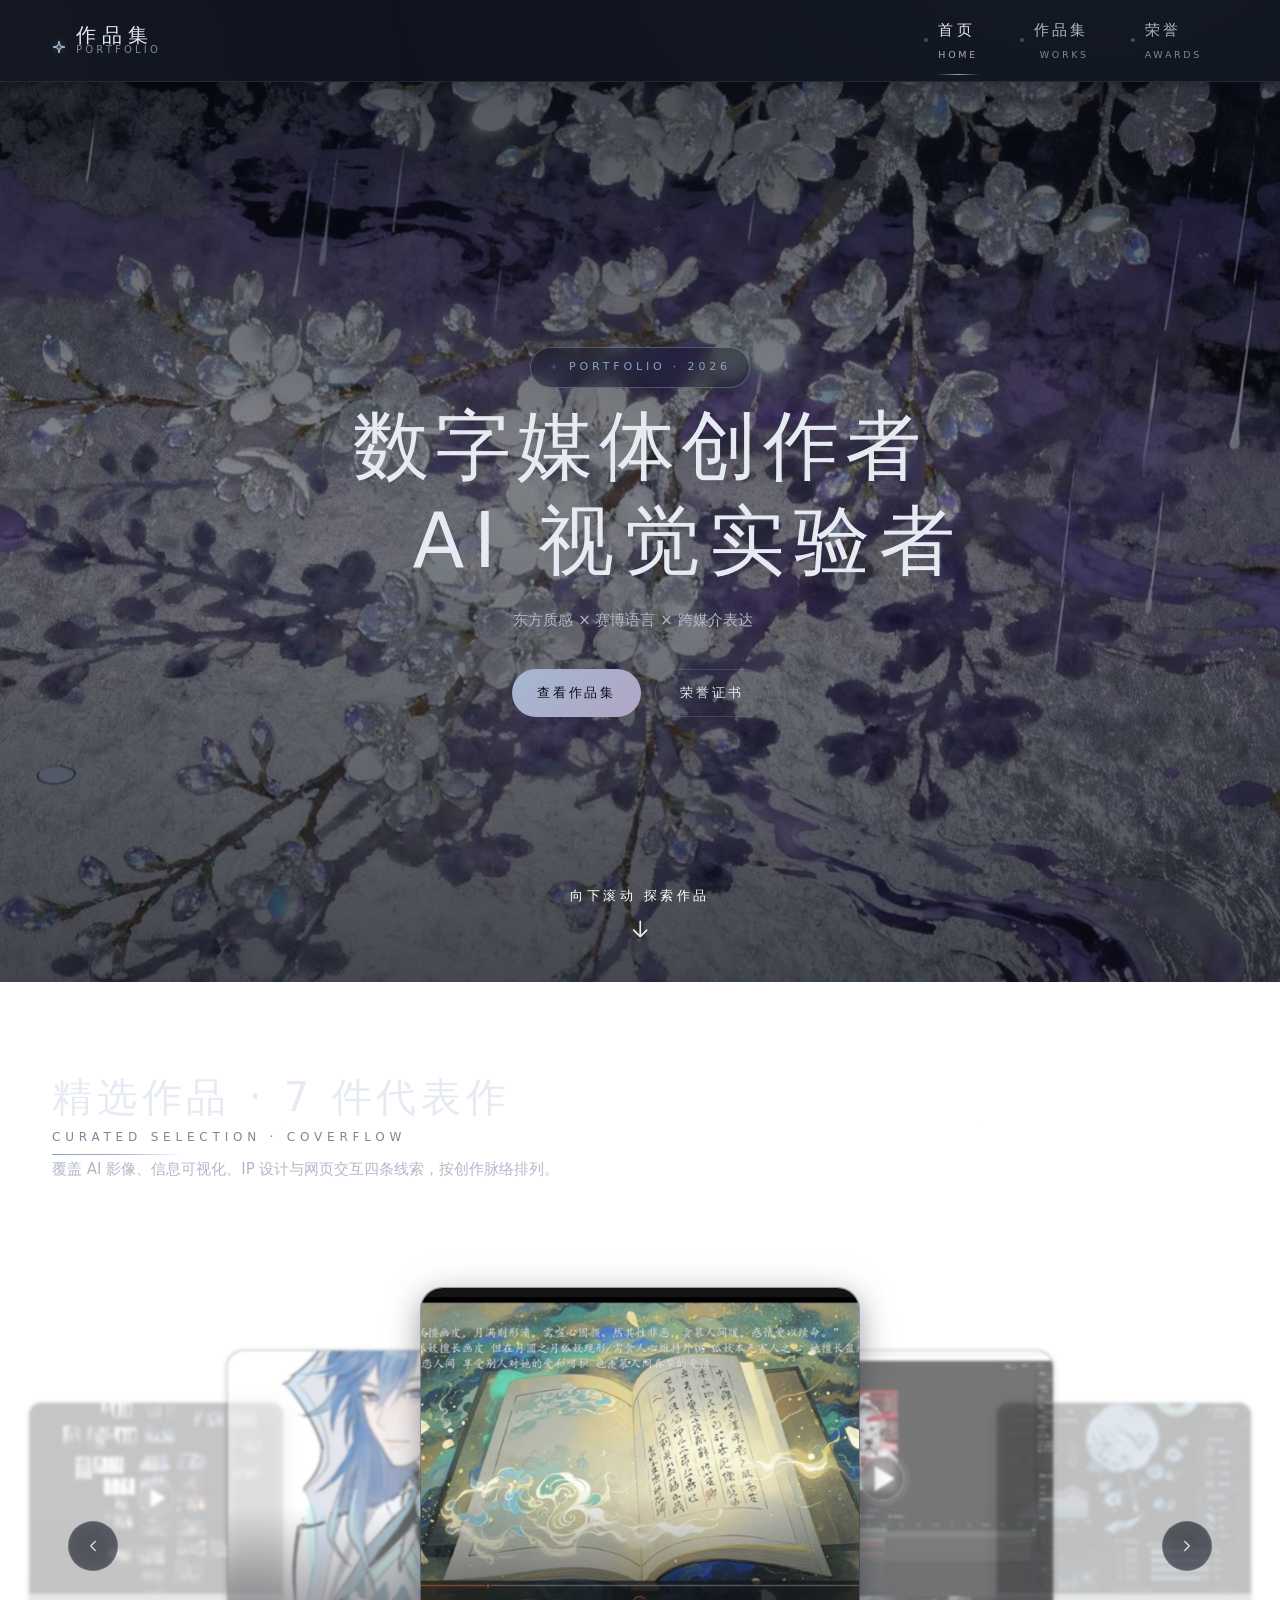
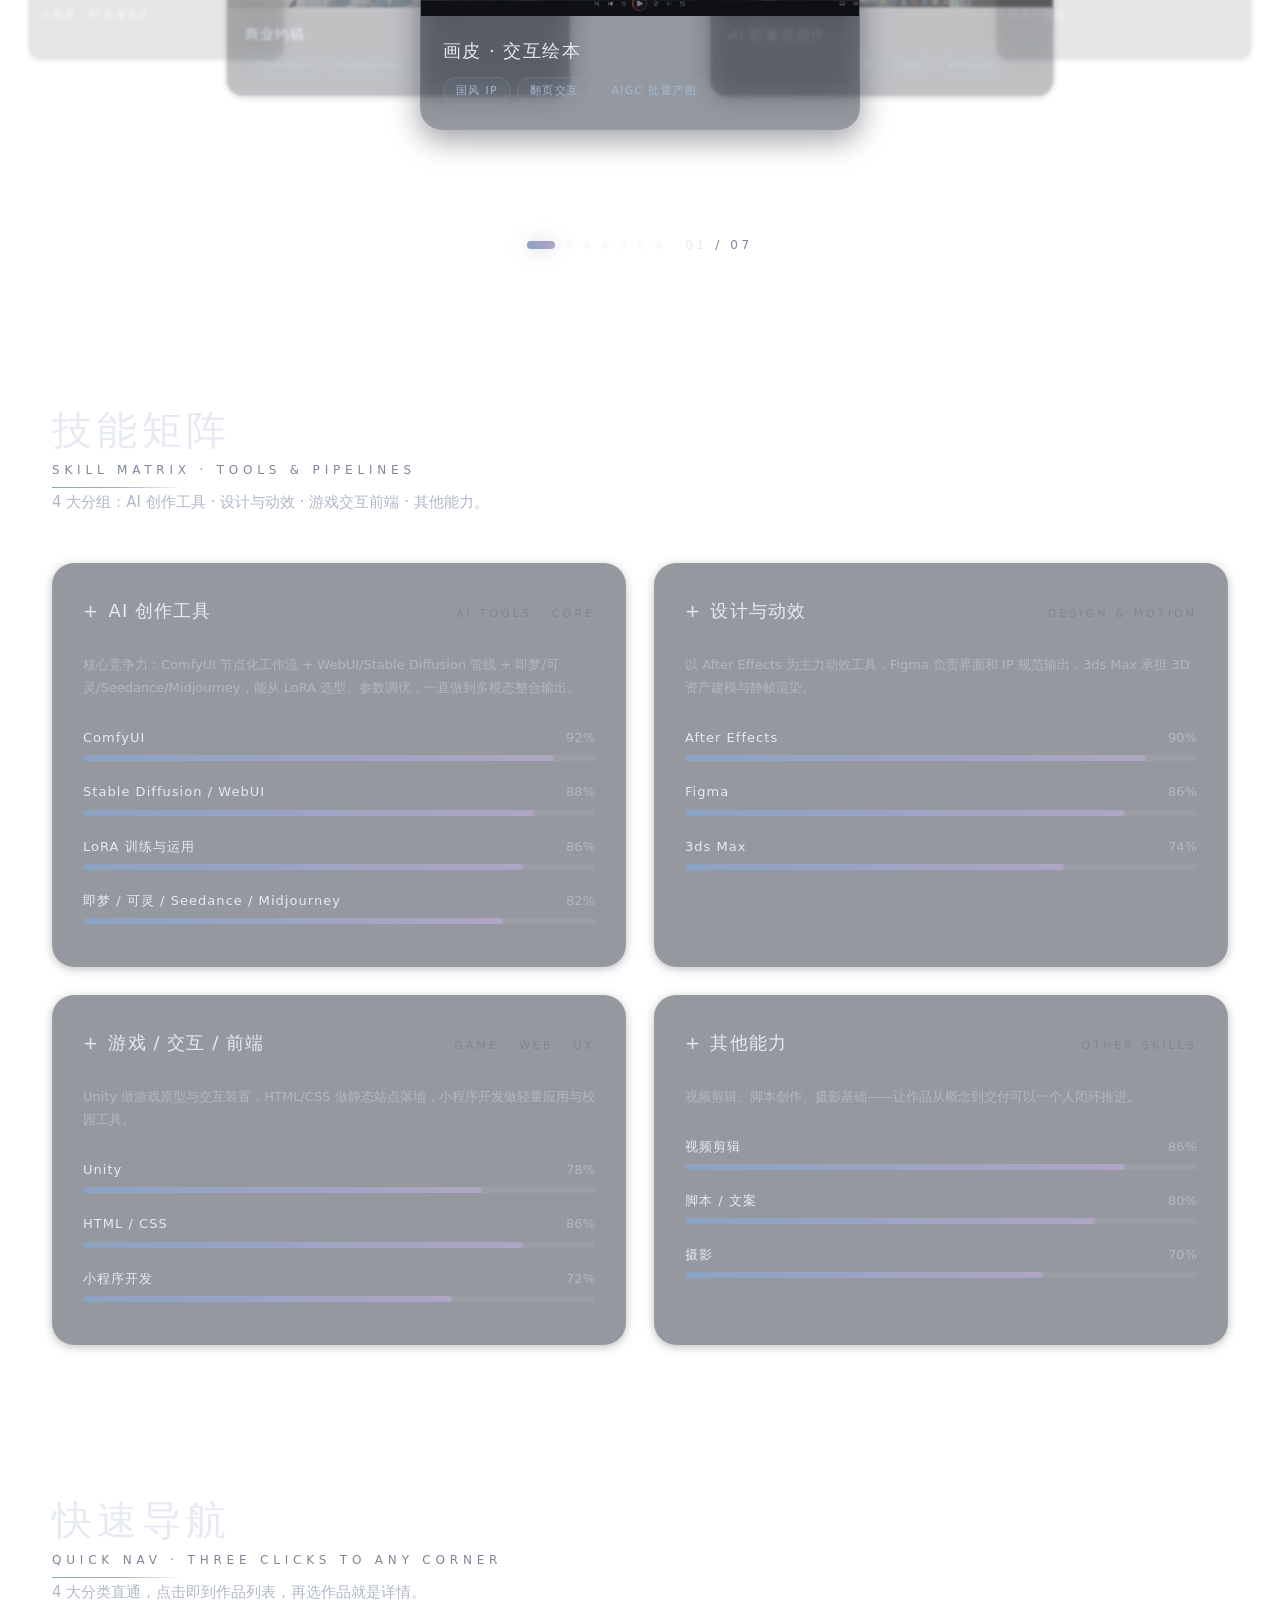
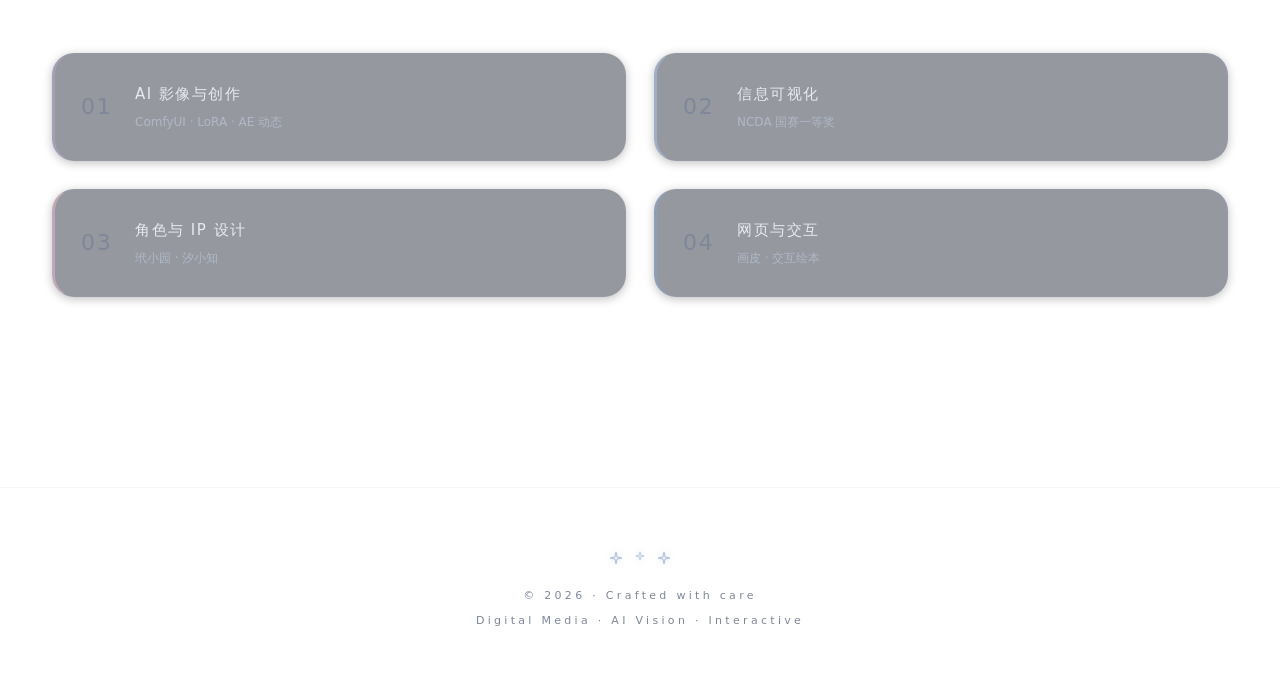
<file: index.html>
<!DOCTYPE html>
<html lang="zh-CN">
<head>
<meta charset="UTF-8" />
<meta name="viewport" content="width=device-width, initial-scale=1.0" />
<title>数字媒体创作者 × AI 视觉实验者</title>
<meta name="description" content="个人作品集：After Effects 动态视觉、ComfyUI / Stable Diffusion / WebUI AI 生成艺术、信息可视化、原创海洋 IP 设计、网页与交互开发。" />
<meta property="og:title" content="数字媒体创作者 × AI 视觉实验者" />
<meta property="og:description" content="个人作品集：After Effects 动态视觉、ComfyUI / Stable Diffusion / WebUI AI 生成艺术、信息可视化、原创海洋 IP 设计、网页与交互开发。" />
<meta property="og:image" content="assets/images/hero-bg.jpg" />
<link rel="preload" as="image" href="assets/images/hero-bg.jpg" />
<link rel="stylesheet" href="css/main.css" />
</head>
<body>
<!-- ========== 顶部导航 ========== -->
<header class="navbar">
<div class="nav-inner">
<a class="brand" href="index.html">
<span class="dot-star">
<svg class="icon-star" viewBox="0 0 24 24" fill="none" stroke="currentColor" stroke-width="1.5" stroke-linejoin="round" aria-hidden="true">
<path d="M12 2 L14 10 L22 12 L14 14 L12 22 L10 14 L2 12 L10 10 Z" fill="currentColor" fill-opacity="0.18"/>
<path d="M12 2 L14 10 L22 12 L14 14 L12 22 L10 14 L2 12 L10 10 Z"/>
</svg>
</span>
<div>
<div class="brand-cn">作品集</div>
<div class="brand-en">Portfolio</div>
</div>
</a>
<ul class="nav-menu">
<li><a href="index.html"><span class="t-cn">首页</span><span class="t-en">Home</span></a></li>
<li><a href="works.html"><span class="t-cn">作品集</span><span class="t-en">Works</span></a></li>
<li><a href="awards.html"><span class="t-cn">荣誉</span><span class="t-en">Awards</span></a></li>
</ul>
<div class="nav-actions">
<button class="hamburger" aria-label="菜单"><svg viewBox="0 0 24 24" fill="none" stroke="currentColor" stroke-width="1.8" stroke-linecap="round"><path d="M4 7h16M4 12h16M4 17h16"/></svg></button>
</div>
</div>
</header>

<!-- ========== Hero 首屏 ========== -->
<section class="hero">
<img src="assets/images/hero-bg.jpg" alt="" />

<span class="hero-float" style="top:18%; left:14%; width:14px; height:14px;">
<svg class="icon-star" viewBox="0 0 24 24" fill="currentColor" fill-opacity=".35"><path d="M12 2 L14 10 L22 12 L14 14 L12 22 L10 14 L2 12 L10 10 Z"/></svg>
</span>
<span class="hero-float" style="top:28%; left:78%; width:18px; height:18px; animation-delay: 1.2s;">
<svg class="icon-star" viewBox="0 0 24 24" fill="currentColor" fill-opacity=".25"><path d="M12 2 L14 10 L22 12 L14 14 L12 22 L10 14 L2 12 L10 10 Z"/></svg>
</span>
<span class="hero-float" style="top:68%; left:8%; width:12px; height:12px; animation-delay: 2.4s;">
<svg class="icon-star" viewBox="0 0 24 24" fill="currentColor" fill-opacity=".30"><path d="M12 2 L14 10 L22 12 L14 14 L12 22 L10 14 L2 12 L10 10 Z"/></svg>
</span>
<span class="hero-float" style="top:76%; left:86%; width:16px; height:16px; animation-delay: 3.6s;">
<svg class="icon-star" viewBox="0 0 24 24" fill="currentColor" fill-opacity=".22"><path d="M12 2 L14 10 L22 12 L14 14 L12 22 L10 14 L2 12 L10 10 Z"/></svg>
</span>

<div class="hero-content">
<div class="eyebrow reveal" data-delay="0">
<svg class="icon-star sm" viewBox="0 0 24 24" fill="currentColor" fill-opacity=".25"><path d="M12 2 L14 10 L22 12 L14 14 L12 22 L10 14 L2 12 L10 10 Z"/></svg>
<span>Portfolio · 2026</span>
</div>
<h1 class="hero-title reveal" data-delay="1">
数字媒体创作者
<span class="en">AI 视觉实验者</span>
</h1>
<p class="hero-sub reveal" data-delay="2">东方质感 × 赛博语言 × 跨媒介表达</p>
<div style="display:flex; gap:14px; justify-content:center; flex-wrap:wrap;" class="reveal" data-delay="3">
<a class="btn primary" href="works.html">查看作品集</a>
<a class="btn" href="awards.html">荣誉证书</a>
</div>
</div>

<a class="scroll-cue" href="#carousel-section" aria-label="向下滚动探索作品">
<span>向下滚动 探索作品</span>
<svg viewBox="0 0 24 24" fill="none" stroke="currentColor" stroke-width="1.6" stroke-linecap="round" stroke-linejoin="round">
  <path d="M12 5v14M6 13l6 6 6-6"/>
</svg>
</a>
</section>

<!-- ========== 精选作品 coverflow 轮播 ========== -->
<section id="carousel-section" class="section" style="padding-top:90px;">
<div class="container">
<div class="reveal">
<h2 class="section-title">
<span>精选作品 · 7 件代表作</span>
<span class="en">Curated Selection · Coverflow</span>
</h2>
<p class="section-desc">覆盖 AI 影像、信息可视化、IP 设计与网页交互四条线索，按创作脉络排列。</p>
</div>

<div class="carousel" data-carousel aria-roledescription="carousel">

<button class="carousel-arrow prev" type="button" aria-label="上一件作品">
<svg viewBox="0 0 24 24" fill="none" stroke="currentColor" stroke-width="1.8" stroke-linecap="round" stroke-linejoin="round"><path d="M15 18l-6-6 6-6"/></svg>
</button>

<div class="carousel-viewport">
<div class="carousel-track">

<!-- 1. 画皮 · 交互绘本 -->
<a class="work-card glass-card carousel-slide" data-cat="c5" href="work-web.html">
<div class="cover">
<img src="assets/images/huapi-cover.jpg" alt="画皮 · 交互绘本" loading="lazy" />
<div class="cta"><span>查看详情</span><svg viewBox="0 0 24 24" fill="none" stroke="currentColor" stroke-width="1.8" stroke-linecap="round" stroke-linejoin="round"><path d="M5 12h14M13 6l6 6-6 6"/></svg></div>
</div>
<div class="meta"><h3>画皮 · 交互绘本</h3><div class="tags"><span class="tag">国风 IP</span><span class="tag">翻页交互</span><span class="tag">AIGC 批量产图</span></div></div>
</a>

<!-- 2. AI 影像与创作（video） -->
<a class="work-card glass-card carousel-slide" data-cat="c1" href="work-ai-motion.html">
<div class="cover">
<video src="assets/videos/ae-poster-loop-character.mp4" poster="assets/images/ae-project-screenshot-1.jpg" muted loop playsinline></video>
<div class="play-pulse" aria-hidden="true"><svg viewBox="0 0 24 24" fill="currentColor"><path d="M8 5v14l11-7z"/></svg></div>
<div class="cta"><span>查看详情</span><svg viewBox="0 0 24 24" fill="none" stroke="currentColor" stroke-width="1.8" stroke-linecap="round" stroke-linejoin="round"><path d="M5 12h14M13 6l6 6-6 6"/></svg></div>
</div>
<div class="meta"><h3>AI 影像与创作</h3><div class="tags"><span class="tag">After Effects</span><span class="tag">ComfyUI</span><span class="tag">LoRA</span><span class="tag">AI Agent</span></div></div>
</a>

<!-- 3. 信息可视化 -->
<a class="work-card glass-card carousel-slide" data-cat="c3" href="work-viz.html">
<div class="cover">
<img src="assets/images/visualization-1.jpg" alt="信息可视化" loading="lazy" />
<div class="cta"><span>查看详情</span><svg viewBox="0 0 24 24" fill="none" stroke="currentColor" stroke-width="1.8" stroke-linecap="round" stroke-linejoin="round"><path d="M5 12h14M13 6l6 6-6 6"/></svg></div>
</div>
<div class="meta"><h3>信息可视化</h3><div class="tags"><span class="tag purple">NCDA · 国一</span><span class="tag">数据叙事</span></div></div>
</a>

<!-- 4. 角色与 IP 设计 -->
<a class="work-card glass-card carousel-slide" data-cat="c4" href="work-ip.html">
<div class="cover">
<img src="assets/images/ip-daixiaoyuan.jpg" alt="角色与 IP 设计" loading="lazy" />
<div class="cta"><span>查看详情</span><svg viewBox="0 0 24 24" fill="none" stroke="currentColor" stroke-width="1.8" stroke-linecap="round" stroke-linejoin="round"><path d="M5 12h14M13 6l6 6-6 6"/></svg></div>
</div>
<div class="meta"><h3>角色与 IP 设计</h3><div class="tags"><span class="tag warm">玳小园</span><span class="tag warm">汐小知</span><span class="tag warm">蟹小满</span></div></div>
</a>

<!-- 5. 网页与交互 -->
<a class="work-card glass-card carousel-slide" data-cat="c5" href="work-web.html">
<div class="cover">
<img src="assets/images/constellations-screenshot.png" alt="网页与交互" loading="lazy" />
<div class="cta"><span>查看详情</span><svg viewBox="0 0 24 24" fill="none" stroke="currentColor" stroke-width="1.8" stroke-linecap="round" stroke-linejoin="round"><path d="M5 12h14M13 6l6 6-6 6"/></svg></div>
</div>
<div class="meta"><h3>网页与交互</h3><div class="tags"><span class="tag">HTML / CSS</span><span class="tag">Unity</span><span class="tag">Game UI</span></div></div>
</a>

<!-- 6. 长夜烬 · AI 影像项目 -->
<a class="work-card glass-card carousel-slide" data-cat="c1" href="work-ai-motion.html">
<div class="cover">
<img src="assets/images/canvas-process-night.jpg" alt="长夜烬 · AI 影像项目" loading="lazy" />
<div class="play-pulse" aria-hidden="true"><svg viewBox="0 0 24 24" fill="currentColor"><path d="M8 5v14l11-7z"/></svg></div>
<div class="cta"><span>查看详情</span><svg viewBox="0 0 24 24" fill="none" stroke="currentColor" stroke-width="1.8" stroke-linecap="round" stroke-linejoin="round"><path d="M5 12h14M13 6l6 6-6 6"/></svg></div>
</div>
<div class="meta"><h3>长夜烬 · AI 影像项目</h3><div class="tags"><span class="tag">AI 短片</span><span class="tag">Canvas 过程</span></div></div>
</a>

<!-- 7. 商业约稿 -->
<a class="work-card glass-card carousel-slide" data-cat="c4" href="work-ip.html">
<div class="cover">
<img src="assets/images/commission-1.jpg" alt="商业约稿" loading="lazy" />
<div class="cta"><span>查看详情</span><svg viewBox="0 0 24 24" fill="none" stroke="currentColor" stroke-width="1.8" stroke-linecap="round" stroke-linejoin="round"><path d="M5 12h14M13 6l6 6-6 6"/></svg></div>
</div>
<div class="meta"><h3>商业约稿</h3><div class="tags"><span class="tag">Illustration</span><span class="tag">Commission</span></div></div>
</a>

</div>
</div>

<button class="carousel-arrow next" type="button" aria-label="下一件作品">
<svg viewBox="0 0 24 24" fill="none" stroke="currentColor" stroke-width="1.8" stroke-linecap="round" stroke-linejoin="round"><path d="M9 6l6 6-6 6"/></svg>
</button>

<div class="carousel-foot">
<div class="carousel-dots"></div>
<div class="carousel-count"><b>01</b> / 07</div>
</div>

</div>
</div>
</section>

<!-- ========== 技能矩阵 ========== -->
<section class="section">
<div class="container">
<div class="reveal">
<h2 class="section-title">
<span>技能矩阵</span>
<span class="en">Skill Matrix · Tools &amp; Pipelines</span>
</h2>
<p class="section-desc">4 大分组：AI 创作工具 · 设计与动效 · 游戏交互前端 · 其他能力。</p>
</div>

<div class="skill-matrix">

<div class="skill-group glass-card reveal" data-delay="1">
<div class="sg-head">
<h3><span style="font-family:var(--font-en); letter-spacing:.2em;">+</span> AI 创作工具</h3>
<span class="sg-en">AI TOOLS · CORE</span>
</div>
<p class="sg-desc">核心竞争力：ComfyUI 节点化工作流 + WebUI/Stable Diffusion 管线 + 即梦/可灵/Seedance/Midjourney，能从 LoRA 选型、参数调优，一直做到多模态整合输出。</p>
<div class="skill-item"><div class="row"><span class="name">ComfyUI</span><span>92%</span></div><div class="bar"><div class="fill" data-val="92" style="width: 0%;"></div></div></div>
<div class="skill-item"><div class="row"><span class="name">Stable Diffusion / WebUI</span><span>88%</span></div><div class="bar"><div class="fill" data-val="88" style="width: 0%;"></div></div></div>
<div class="skill-item"><div class="row"><span class="name">LoRA 训练与运用</span><span>86%</span></div><div class="bar"><div class="fill" data-val="86" style="width: 0%;"></div></div></div>
<div class="skill-item"><div class="row"><span class="name">即梦 / 可灵 / Seedance / Midjourney</span><span>82%</span></div><div class="bar"><div class="fill" data-val="82" style="width: 0%;"></div></div></div>
</div>

<div class="skill-group glass-card reveal" data-delay="2">
<div class="sg-head">
<h3><span style="font-family:var(--font-en); letter-spacing:.2em;">+</span> 设计与动效</h3>
<span class="sg-en">DESIGN &amp; MOTION</span>
</div>
<p class="sg-desc">以 After Effects 为主力动效工具，Figma 负责界面和 IP 规范输出，3ds Max 承担 3D 资产建模与静帧渲染。</p>
<div class="skill-item"><div class="row"><span class="name">After Effects</span><span>90%</span></div><div class="bar"><div class="fill" data-val="90" style="width: 0%;"></div></div></div>
<div class="skill-item"><div class="row"><span class="name">Figma</span><span>86%</span></div><div class="bar"><div class="fill" data-val="86" style="width: 0%;"></div></div></div>
<div class="skill-item"><div class="row"><span class="name">3ds Max</span><span>74%</span></div><div class="bar"><div class="fill" data-val="74" style="width: 0%;"></div></div></div>
</div>

<div class="skill-group glass-card reveal" data-delay="3">
<div class="sg-head">
<h3><span style="font-family:var(--font-en); letter-spacing:.2em;">+</span> 游戏 / 交互 / 前端</h3>
<span class="sg-en">GAME · WEB · UX</span>
</div>
<p class="sg-desc">Unity 做游戏原型与交互装置，HTML/CSS 做静态站点落地，小程序开发做轻量应用与校园工具。</p>
<div class="skill-item"><div class="row"><span class="name">Unity</span><span>78%</span></div><div class="bar"><div class="fill" data-val="78" style="width: 0%;"></div></div></div>
<div class="skill-item"><div class="row"><span class="name">HTML / CSS</span><span>86%</span></div><div class="bar"><div class="fill" data-val="86" style="width: 0%;"></div></div></div>
<div class="skill-item"><div class="row"><span class="name">小程序开发</span><span>72%</span></div><div class="bar"><div class="fill" data-val="72" style="width: 0%;"></div></div></div>
</div>

<div class="skill-group glass-card reveal" data-delay="4">
<div class="sg-head">
<h3><span style="font-family:var(--font-en); letter-spacing:.2em;">+</span> 其他能力</h3>
<span class="sg-en">OTHER SKILLS</span>
</div>
<p class="sg-desc">视频剪辑、脚本创作、摄影基础——让作品从概念到交付可以一个人闭环推进。</p>
<div class="skill-item"><div class="row"><span class="name">视频剪辑</span><span>86%</span></div><div class="bar"><div class="fill" data-val="86" style="width: 0%;"></div></div></div>
<div class="skill-item"><div class="row"><span class="name">脚本 / 文案</span><span>80%</span></div><div class="bar"><div class="fill" data-val="80" style="width: 0%;"></div></div></div>
<div class="skill-item"><div class="row"><span class="name">摄影</span><span>70%</span></div><div class="bar"><div class="fill" data-val="70" style="width: 0%;"></div></div></div>
</div>

</div>
</div>
</section>

<!-- ========== 快速导航（三次点击内到达任何角落）========== -->
<section class="section">
<div class="container">
<div class="reveal">
<h2 class="section-title">
<span>快速导航</span>
<span class="en">Quick Nav · Three Clicks to Any Corner</span>
</h2>
<p class="section-desc">4 大分类直通，点击即到作品列表，再选作品就是详情。</p>
</div>

<div class="quick-nav-grid reveal-grid">

<a class="glass-card reveal qn-item" data-delay="1" href="work-ai-motion.html" style="border-left:3px solid rgba(176,165,196,.6);">
<div class="qn-tag">01</div>
<div>
<div class="qn-title">AI 影像与创作</div>
<div class="qn-sub">ComfyUI · LoRA · AE 动态</div>
</div>
</a>

<a class="glass-card reveal qn-item" data-delay="2" href="work-viz.html" style="border-left:3px solid rgba(168,190,220,.6);">
<div class="qn-tag">02</div>
<div>
<div class="qn-title">信息可视化</div>
<div class="qn-sub">NCDA 国赛一等奖</div>
</div>
</a>

<a class="glass-card reveal qn-item" data-delay="3" href="work-ip.html" style="border-left:3px solid rgba(220,182,198,.6);">
<div class="qn-tag">03</div>
<div>
<div class="qn-title">角色与 IP 设计</div>
<div class="qn-sub">玳小园 · 汐小知</div>
</div>
</a>

<a class="glass-card reveal qn-item" data-delay="4" href="work-web.html" style="border-left:3px solid rgba(138,163,196,.6);">
<div class="qn-tag">04</div>
<div>
<div class="qn-title">网页与交互</div>
<div class="qn-sub">画皮 · 交互绘本</div>
</div>
</a>

</div>
</div>
</section>

<!-- ========== 全局底部 ========== -->
<footer class="footer">
<div class="container">
<div class="stars">
<svg class="icon-star" viewBox="0 0 24 24" fill="none" stroke="currentColor" stroke-width="1.5" stroke-linejoin="round"><path d="M12 2 L14 10 L22 12 L14 14 L12 22 L10 14 L2 12 L10 10 Z" fill="currentColor" fill-opacity="0.2"/></svg>
<svg class="icon-star sm" viewBox="0 0 24 24" fill="none" stroke="currentColor" stroke-width="1.5" stroke-linejoin="round"><path d="M12 2 L14 10 L22 12 L14 14 L12 22 L10 14 L2 12 L10 10 Z" fill="currentColor" fill-opacity="0.2"/></svg>
<svg class="icon-star" viewBox="0 0 24 24" fill="none" stroke="currentColor" stroke-width="1.5" stroke-linejoin="round"><path d="M12 2 L14 10 L22 12 L14 14 L12 22 L10 14 L2 12 L10 10 Z" fill="currentColor" fill-opacity="0.2"/></svg>
</div>
<p>© 2026 · Crafted with care</p>
<p>Digital Media · AI Vision · Interactive</p>
</div>
</footer>

<div class="lightbox" role="dialog" aria-modal="true">
<button class="close" aria-label="关闭"><svg width="18" height="18" viewBox="0 0 24 24" fill="none" stroke="currentColor" stroke-width="2" stroke-linecap="round"><path d="M6 6l12 12M18 6L6 18"/></svg></button>
<button class="nav prev" aria-label="上一张"><svg width="18" height="18" viewBox="0 0 24 24" fill="none" stroke="currentColor" stroke-width="2" stroke-linecap="round" stroke-linejoin="round"><path d="M15 18l-6-6 6-6"/></svg></button>
<button class="nav next" aria-label="下一张"><svg width="18" height="18" viewBox="0 0 24 24" fill="none" stroke="currentColor" stroke-width="2" stroke-linecap="round" stroke-linejoin="round"><path d="M9 6l6 6-6 6"/></svg></button>
<div class="lb-stage"></div>
<div class="counter">1 / 1</div>
</div>

<button class="back-top" aria-label="返回顶部"><svg width="18" height="18" viewBox="0 0 24 24" fill="none" stroke="currentColor" stroke-width="2" stroke-linecap="round" stroke-linejoin="round"><path d="M12 19V5M5 12l7-7 7 7"/></svg></button>

<script src="js/main.js"></script>
</body>
</html>
</file>
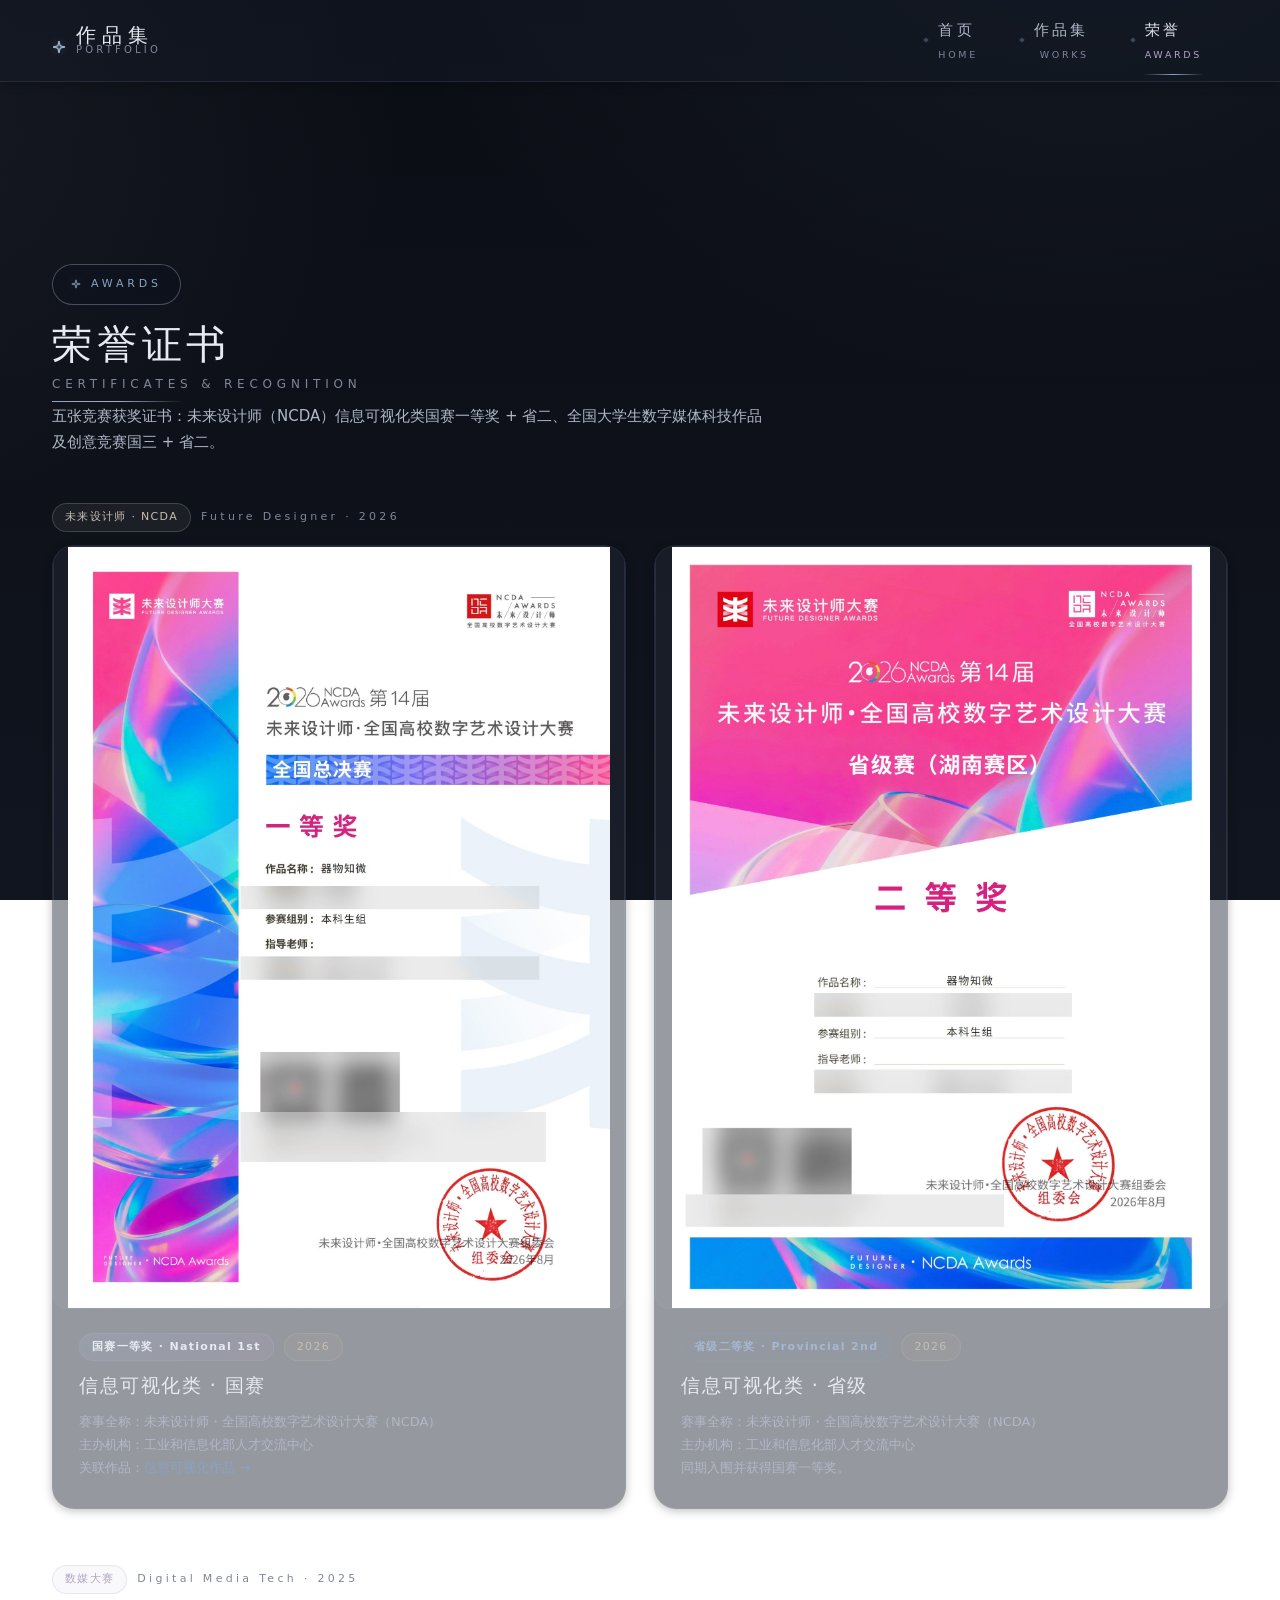
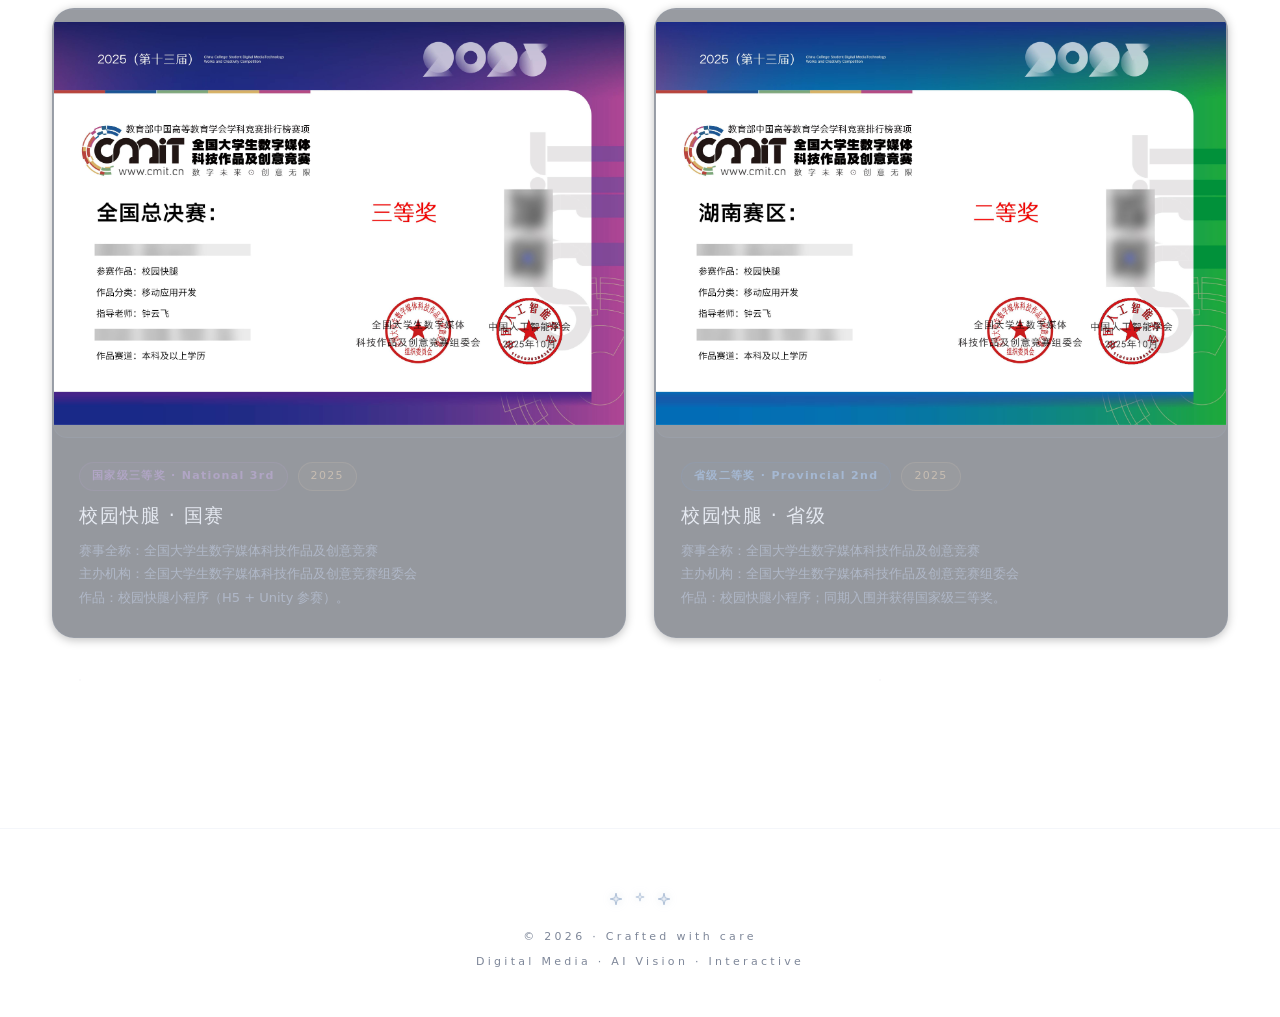
<file: awards.html>
<!DOCTYPE html>
<html lang="zh-CN">
<head>
<meta charset="UTF-8" />
<meta name="viewport" content="width=device-width, initial-scale=1.0" />
<title>荣誉证书 | 个人作品集</title>
<meta name="description" content="获得的荣誉证书：NCDA 信息可视化国赛一等奖（未来设计师 · 工信部人才交流中心）、全国大学生数字媒体科技作品及创意竞赛国三，以及对应省级奖项。" />
<link rel="stylesheet" href="css/main.css" />
</head>
<body>
<header class="navbar">
<div class="nav-inner">
<a class="brand" href="index.html">
<span class="dot-star"><svg class="icon-star" viewBox="0 0 24 24" fill="none" stroke="currentColor" stroke-width="1.5" stroke-linejoin="round" aria-hidden="true"><path d="M12 2 L14 10 L22 12 L14 14 L12 22 L10 14 L2 12 L10 10 Z" fill="currentColor" fill-opacity="0.18"/><path d="M12 2 L14 10 L22 12 L14 14 L12 22 L10 14 L2 12 L10 10 Z"/></svg></span>
<div><div class="brand-cn">作品集</div><div class="brand-en">Portfolio</div></div>
</a>
<ul class="nav-menu">
<li><a href="index.html"><span class="t-cn">首页</span><span class="t-en">Home</span></a></li>
<li><a href="works.html"><span class="t-cn">作品集</span><span class="t-en">Works</span></a></li>
<li><a href="awards.html"><span class="t-cn">荣誉</span><span class="t-en">Awards</span></a></li>
</ul>
<div class="nav-actions">
<button class="hamburger" aria-label="菜单"><svg viewBox="0 0 24 24" fill="none" stroke="currentColor" stroke-width="1.8" stroke-linecap="round"><path d="M4 7h16M4 12h16M4 17h16"/></svg></button>
</div>
</div>
</header>
<main style="padding-top: calc(var(--nav-h) + 40px);">
<section class="section" style="padding-top: 60px;">
<div class="container">
<div class="reveal">
<div class="eyebrow">
<svg class="icon-star sm" viewBox="0 0 24 24" fill="none" stroke="currentColor" stroke-width="1.6" stroke-linejoin="round"><path d="M12 2 L14 10 L22 12 L14 14 L12 22 L10 14 L2 12 L10 10 Z" fill="currentColor" fill-opacity="0.2"/></svg>
<span>Awards</span>
</div>
<h1 class="section-title">
<span>荣誉证书</span>
<span class="en">Certificates & Recognition</span>
</h1>
</div>
<p class="section-desc reveal" data-delay="1">五张竞赛获奖证书：未来设计师（NCDA）信息可视化类国赛一等奖 + 省二、全国大学生数字媒体科技作品及创意竞赛国三 + 省二。</p>

<!-- ====== 第一行：未来设计师（竖版 3:4 证书） ====== -->
<div class="reveal" style="margin-bottom:14px; display:flex; align-items:center; gap:10px;">
<span class="tag warm">未来设计师 · NCDA</span>
<span style="font-family:var(--font-en); font-size:11px; letter-spacing:.3em; color:var(--ink-faint);">Future Designer · 2026</span>
</div>
<div style="display:grid; grid-template-columns:repeat(2,1fr); gap:28px;" class="eq-grid">
<!-- 1. NCDA 国一 -->
<div class="glass-card reveal" data-delay="1" style="overflow:hidden;">
<div class="media-frame contain ratio-34">
<img src="assets/images/ncda-national-1st.jpg" alt="NCDA 未来设计师 国一证书" loading="lazy" />
</div>
<div style="padding:24px 26px 28px;">
<div style="display:flex; align-items:center; gap:10px; margin-bottom:8px;">
<span class="tag" style="background:linear-gradient(135deg, rgba(168,190,220,.18), rgba(176,165,196,.18)); border:1px solid rgba(176,165,196,.4); color:var(--ink); font-weight:600;">国赛一等奖 · National 1st</span>
<span class="tag warm">2026</span>
</div>
<h3 style="margin:0 0 8px; font-size:19px; font-weight:400; letter-spacing:0.08em;">信息可视化类 · 国赛</h3>
<p style="margin:0; color:var(--ink-soft); font-size:13px; line-height:1.8;">
赛事全称：未来设计师・全国高校数字艺术设计大赛（NCDA）<br/>
主办机构：工业和信息化部人才交流中心<br/>
关联作品：<a href="work-viz.html" style="color:var(--mist-blue);">信息可视化作品 →</a>
</p>
</div>
</div>
<!-- 2. NCDA 省二 -->
<div class="glass-card reveal" data-delay="2" style="overflow:hidden;">
<div class="media-frame contain ratio-34">
<img src="assets/images/ncda-visualization-provincial-2nd.jpg" alt="NCDA 省二证书" loading="lazy" />
</div>
<div style="padding:24px 26px 28px;">
<div style="display:flex; align-items:center; gap:10px; margin-bottom:8px;">
<span class="tag" style="font-weight:600;">省级二等奖 · Provincial 2nd</span>
<span class="tag warm">2026</span>
</div>
<h3 style="margin:0 0 8px; font-size:19px; font-weight:400; letter-spacing:0.08em;">信息可视化类 · 省级</h3>
<p style="margin:0; color:var(--ink-soft); font-size:13px; line-height:1.8;">
赛事全称：未来设计师・全国高校数字艺术设计大赛（NCDA）<br/>
主办机构：工业和信息化部人才交流中心<br/>
同期入围并获得国赛一等奖。
</p>
</div>
</div>
</div>

<!-- ====== 第二行：数媒大赛（横版 4:3 证书） ====== -->
<div class="reveal" style="margin-top:56px; margin-bottom:14px; display:flex; align-items:center; gap:10px;">
<span class="tag purple">数媒大赛</span>
<span style="font-family:var(--font-en); font-size:11px; letter-spacing:.3em; color:var(--ink-faint);">Digital Media Tech · 2025</span>
</div>
<div style="display:grid; grid-template-columns:repeat(2,1fr); gap:28px;" class="eq-grid">
<!-- 3. 数媒大赛 国三 -->
<div class="glass-card reveal" data-delay="1" style="overflow:hidden;">
<div class="media-frame contain ratio-43">
<img src="assets/images/campus-run-national-3rd.jpg" alt="校园快腿 国三证书" loading="lazy" />
</div>
<div style="padding:24px 26px 28px;">
<div style="display:flex; align-items:center; gap:10px; margin-bottom:8px;">
<span class="tag purple" style="font-weight:600;">国家级三等奖 · National 3rd</span>
<span class="tag warm">2025</span>
</div>
<h3 style="margin:0 0 8px; font-size:19px; font-weight:400; letter-spacing:0.08em;">校园快腿 · 国赛</h3>
<p style="margin:0; color:var(--ink-soft); font-size:13px; line-height:1.8;">
赛事全称：全国大学生数字媒体科技作品及创意竞赛<br/>
主办机构：全国大学生数字媒体科技作品及创意竞赛组委会<br/>
作品：校园快腿小程序（H5 + Unity 参赛）。
</p>
</div>
</div>
<!-- 4. 数媒大赛 省二 -->
<div class="glass-card reveal" data-delay="2" style="overflow:hidden;">
<div class="media-frame contain ratio-43">
<img src="assets/images/campus-run-provincial-2nd.jpg" alt="校园快腿 省二证书" loading="lazy" />
</div>
<div style="padding:24px 26px 28px;">
<div style="display:flex; align-items:center; gap:10px; margin-bottom:8px;">
<span class="tag" style="font-weight:600;">省级二等奖 · Provincial 2nd</span>
<span class="tag warm">2025</span>
</div>
<h3 style="margin:0 0 8px; font-size:19px; font-weight:400; letter-spacing:0.08em;">校园快腿 · 省级</h3>
<p style="margin:0; color:var(--ink-soft); font-size:13px; line-height:1.8;">
赛事全称：全国大学生数字媒体科技作品及创意竞赛<br/>
主办机构：全国大学生数字媒体科技作品及创意竞赛组委会<br/>
作品：校园快腿小程序；同期入围并获得国家级三等奖。
</p>
</div>
</div>
</div>

</div>
</section>
</main>
<footer class="footer">
<div class="container">
<div class="stars">
<svg class="icon-star" viewBox="0 0 24 24" fill="none" stroke="currentColor" stroke-width="1.5" stroke-linejoin="round"><path d="M12 2 L14 10 L22 12 L14 14 L12 22 L10 14 L2 12 L10 10 Z" fill="currentColor" fill-opacity="0.2"/></svg>
<svg class="icon-star sm" viewBox="0 0 24 24" fill="none" stroke="currentColor" stroke-width="1.5" stroke-linejoin="round"><path d="M12 2 L14 10 L22 12 L14 14 L12 22 L10 14 L2 12 L10 10 Z" fill="currentColor" fill-opacity="0.2"/></svg>
<svg class="icon-star" viewBox="0 0 24 24" fill="none" stroke="currentColor" stroke-width="1.5" stroke-linejoin="round"><path d="M12 2 L14 10 L22 12 L14 14 L12 22 L10 14 L2 12 L10 10 Z" fill="currentColor" fill-opacity="0.2"/></svg>
</div>
<p>© 2026 · Crafted with care</p>
<p>Digital Media · AI Vision · Interactive</p>
</div>
</footer>
<div class="lightbox" role="dialog" aria-modal="true">
<button class="close" aria-label="关闭"><svg width="18" height="18" viewBox="0 0 24 24" fill="none" stroke="currentColor" stroke-width="2" stroke-linecap="round"><path d="M6 6l12 12M18 6L6 18"/></svg></button>
<button class="nav prev" aria-label="上一张"><svg width="18" height="18" viewBox="0 0 24 24" fill="none" stroke="currentColor" stroke-width="2" stroke-linecap="round" stroke-linejoin="round"><path d="M15 18l-6-6 6-6"/></svg></button>
<button class="nav next" aria-label="下一张"><svg width="18" height="18" viewBox="0 0 24 24" fill="none" stroke="currentColor" stroke-width="2" stroke-linecap="round" stroke-linejoin="round"><path d="M9 6l6 6-6 6"/></svg></button>
<div class="lb-stage"></div>
<div class="counter">1 / 1</div>
</div>
<button class="back-top" aria-label="返回顶部"><svg width="18" height="18" viewBox="0 0 24 24" fill="none" stroke="currentColor" stroke-width="2" stroke-linecap="round" stroke-linejoin="round"><path d="M12 19V5M5 12l7-7 7 7"/></svg></button>
<script src="js/main.js"></script>
<style>
@media (max-width: 900px){ .eq-grid{grid-template-columns:1fr !important;} }
</style>
</body>
</html>
</file>
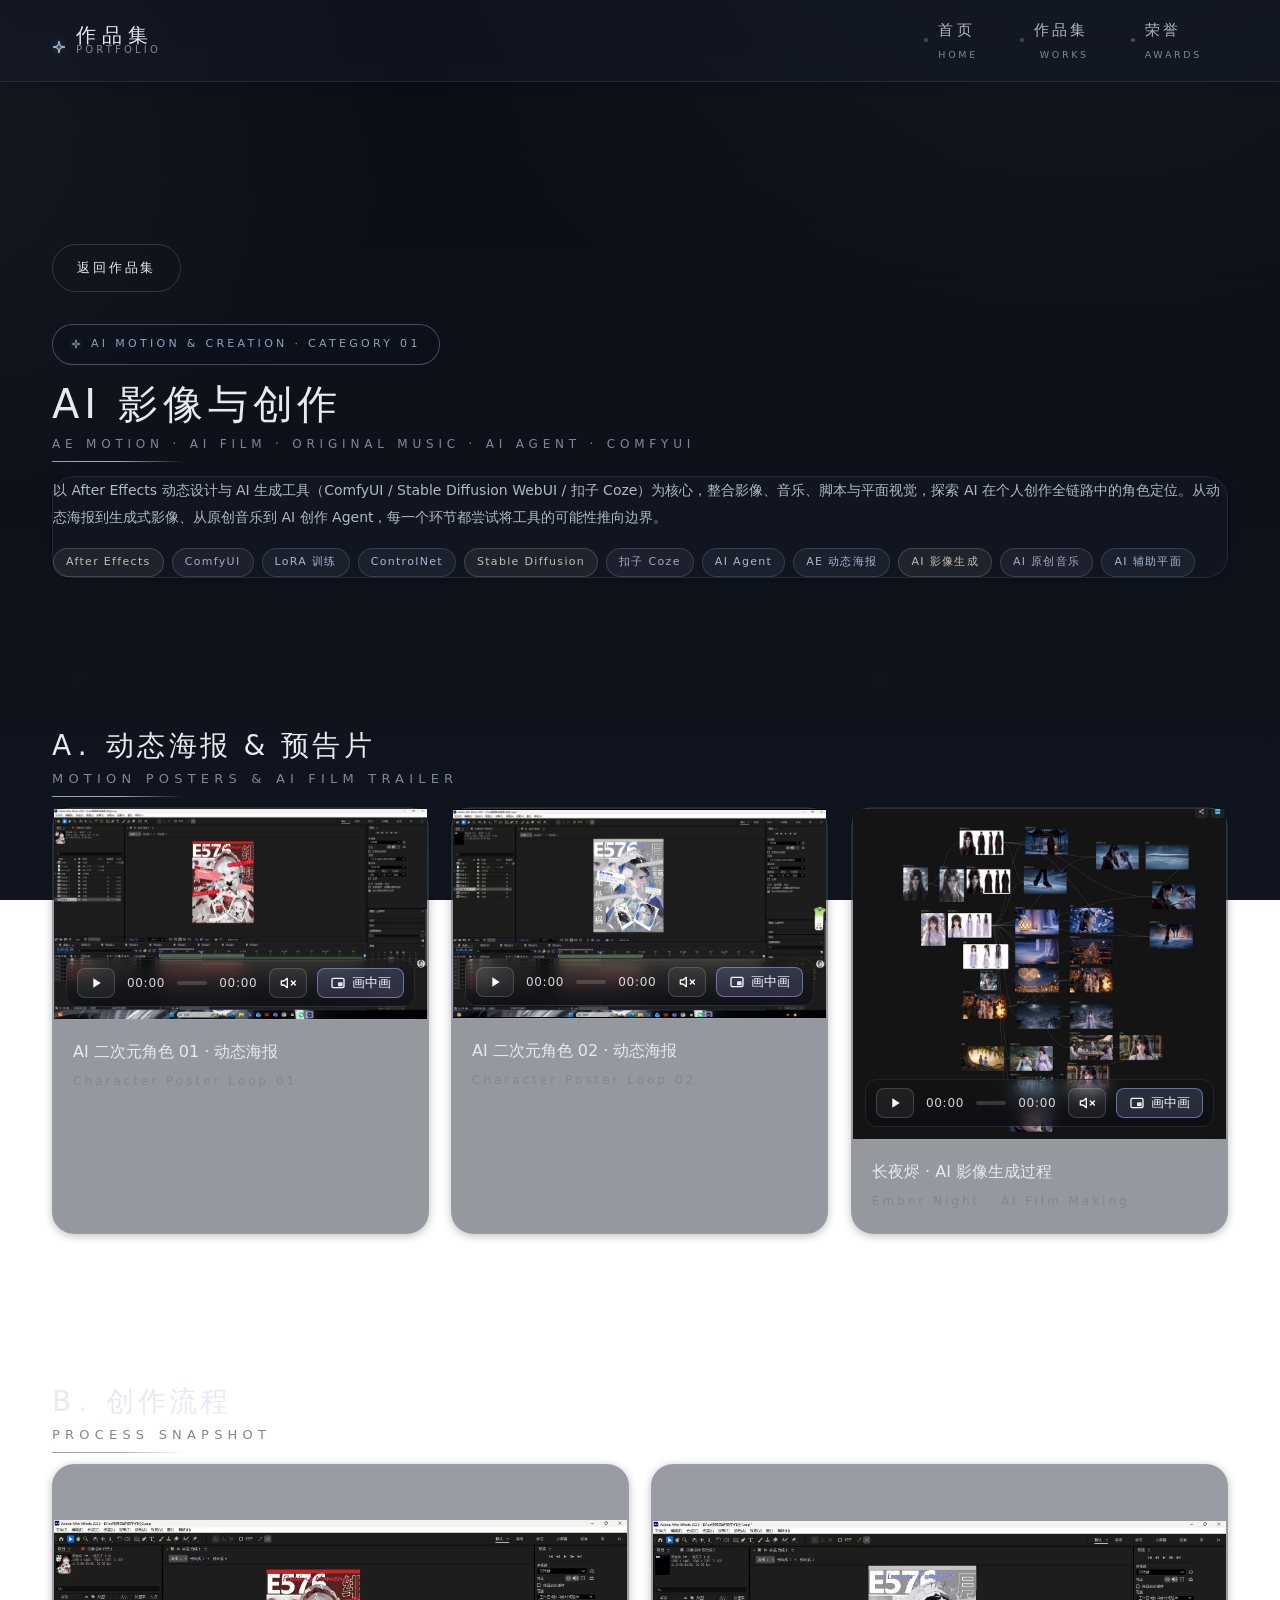
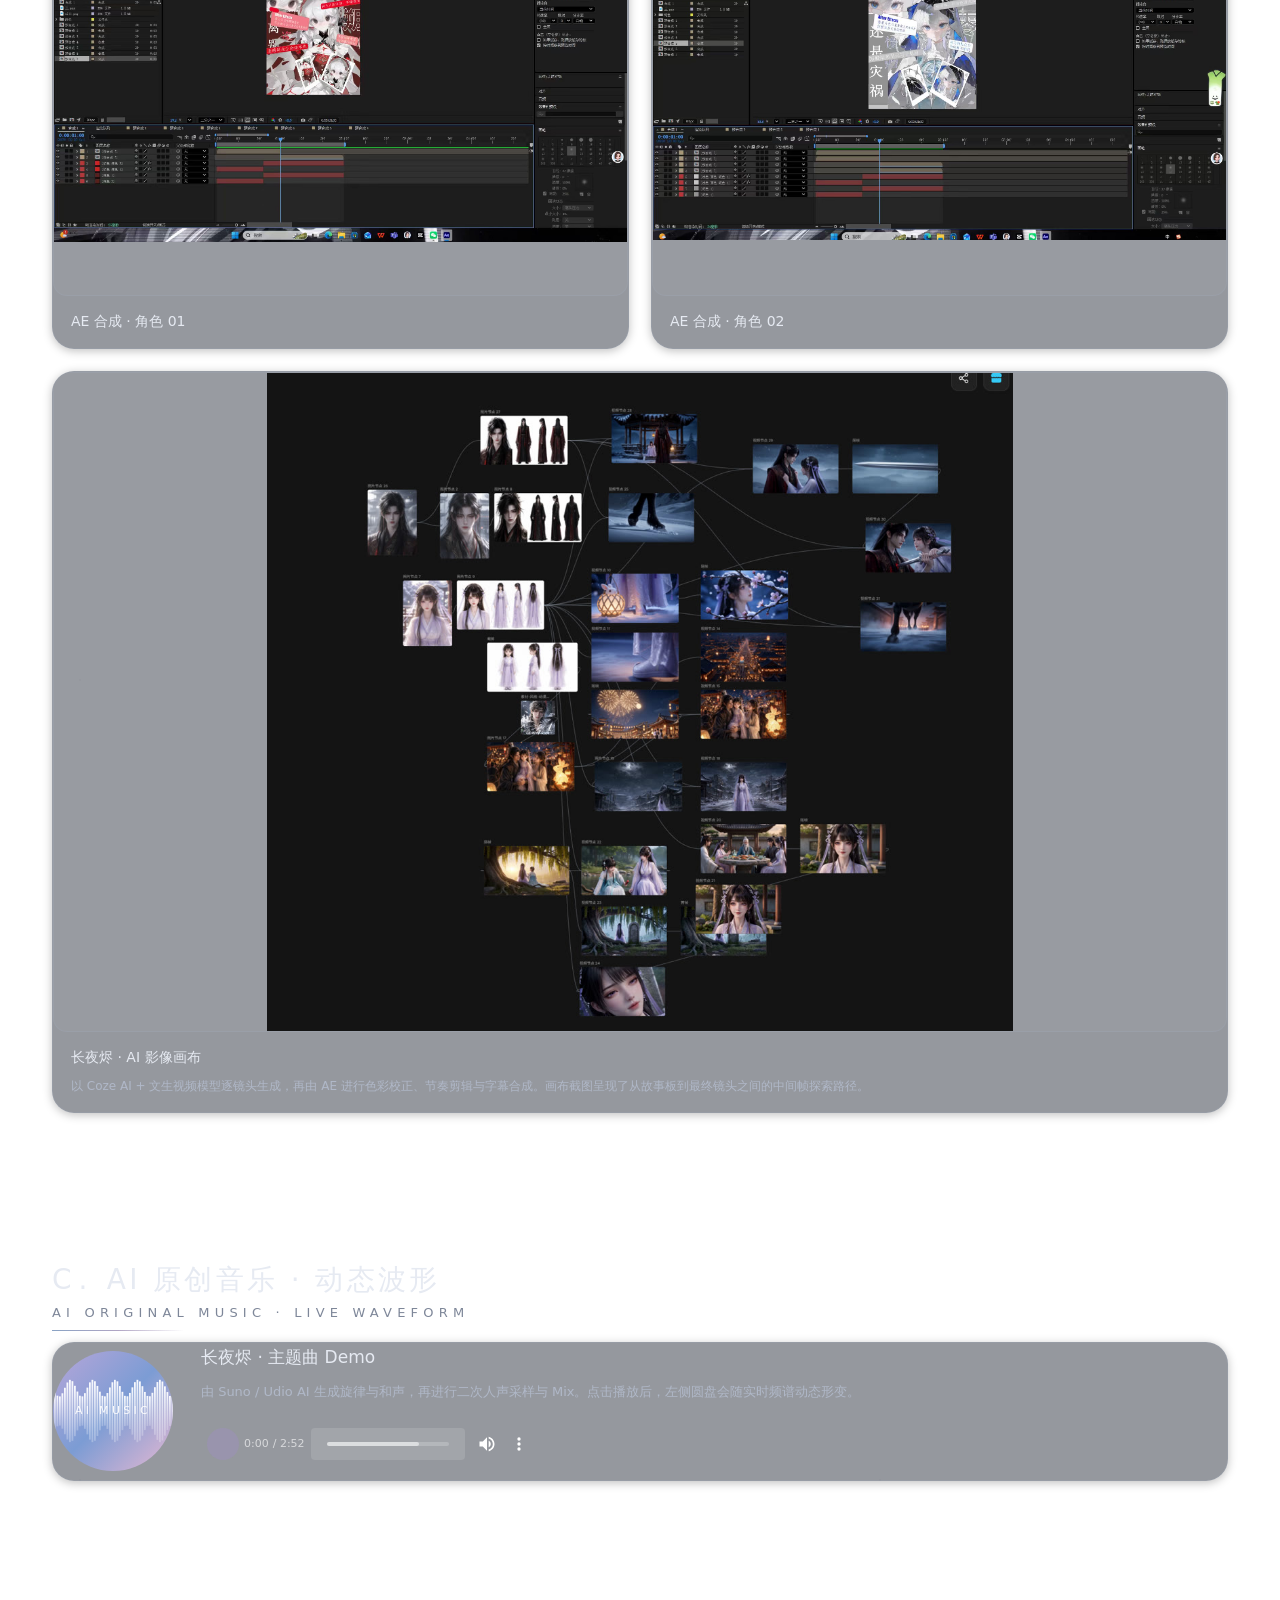
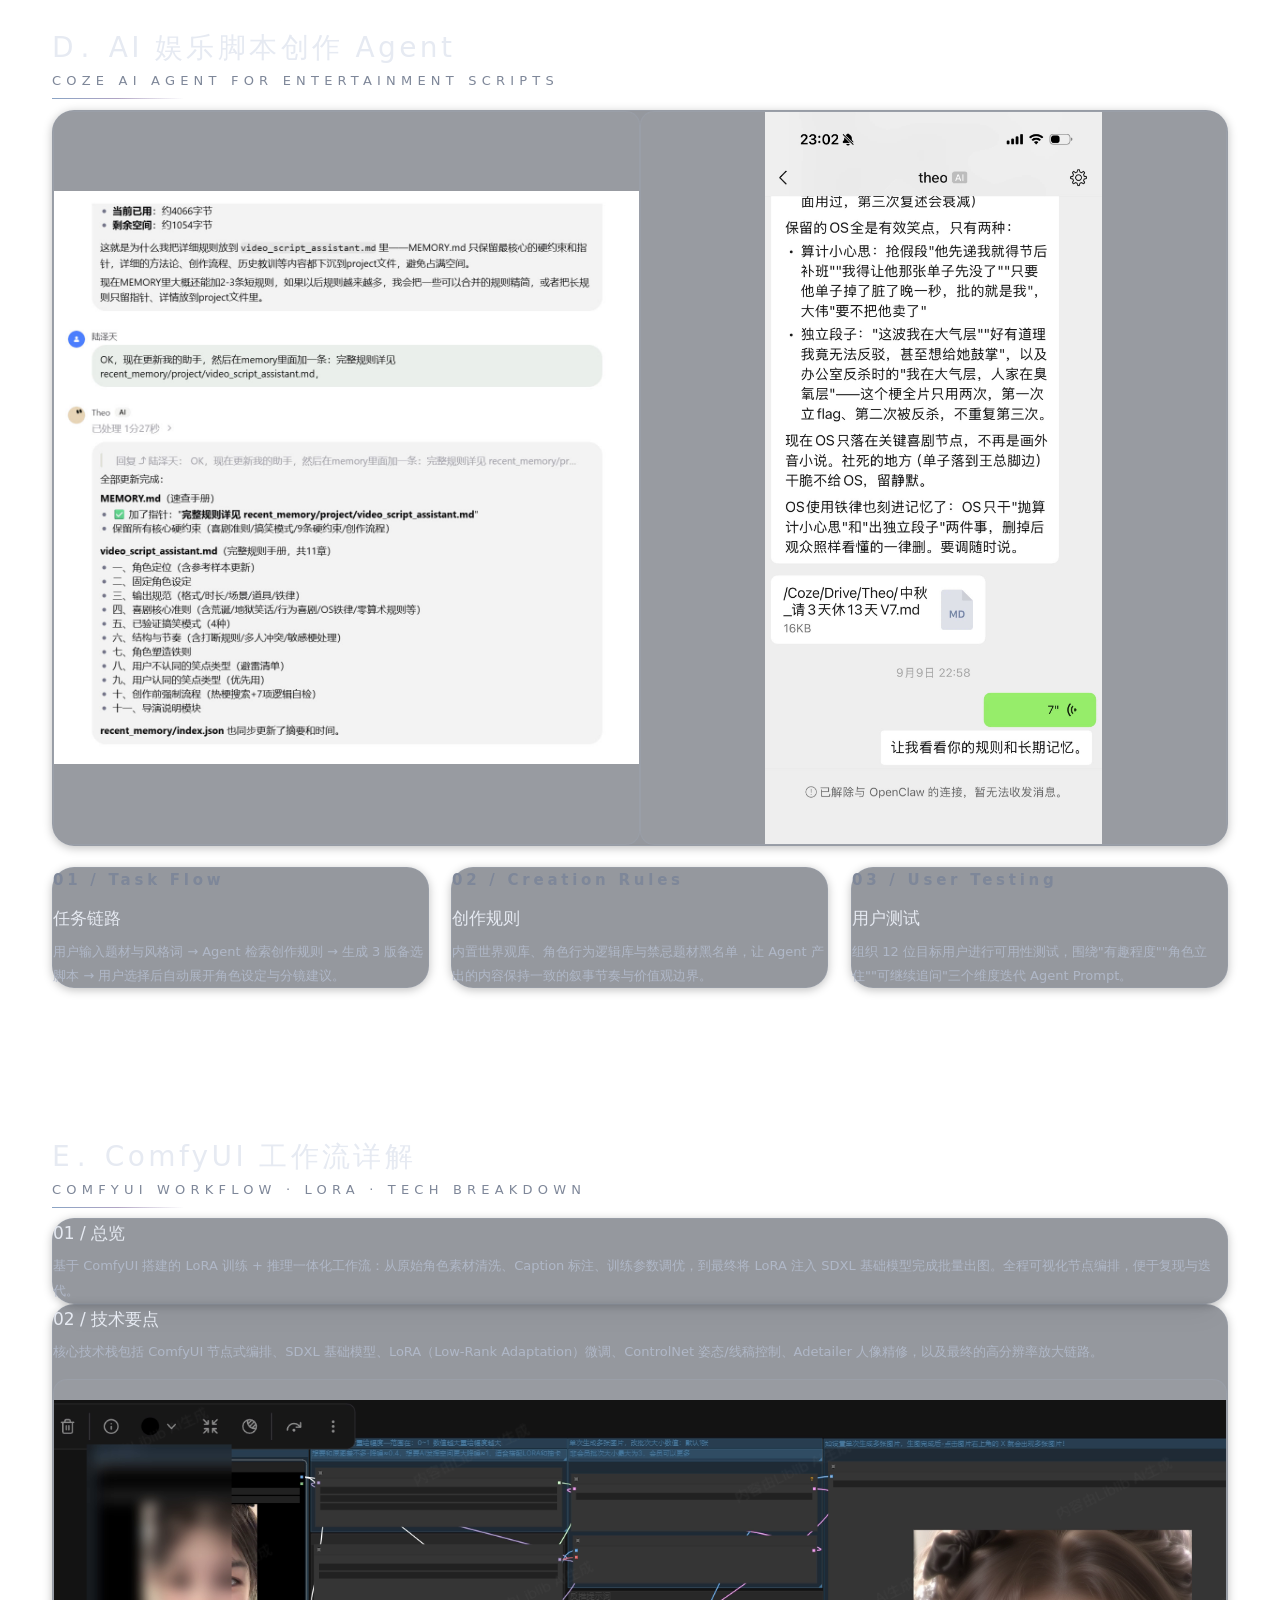
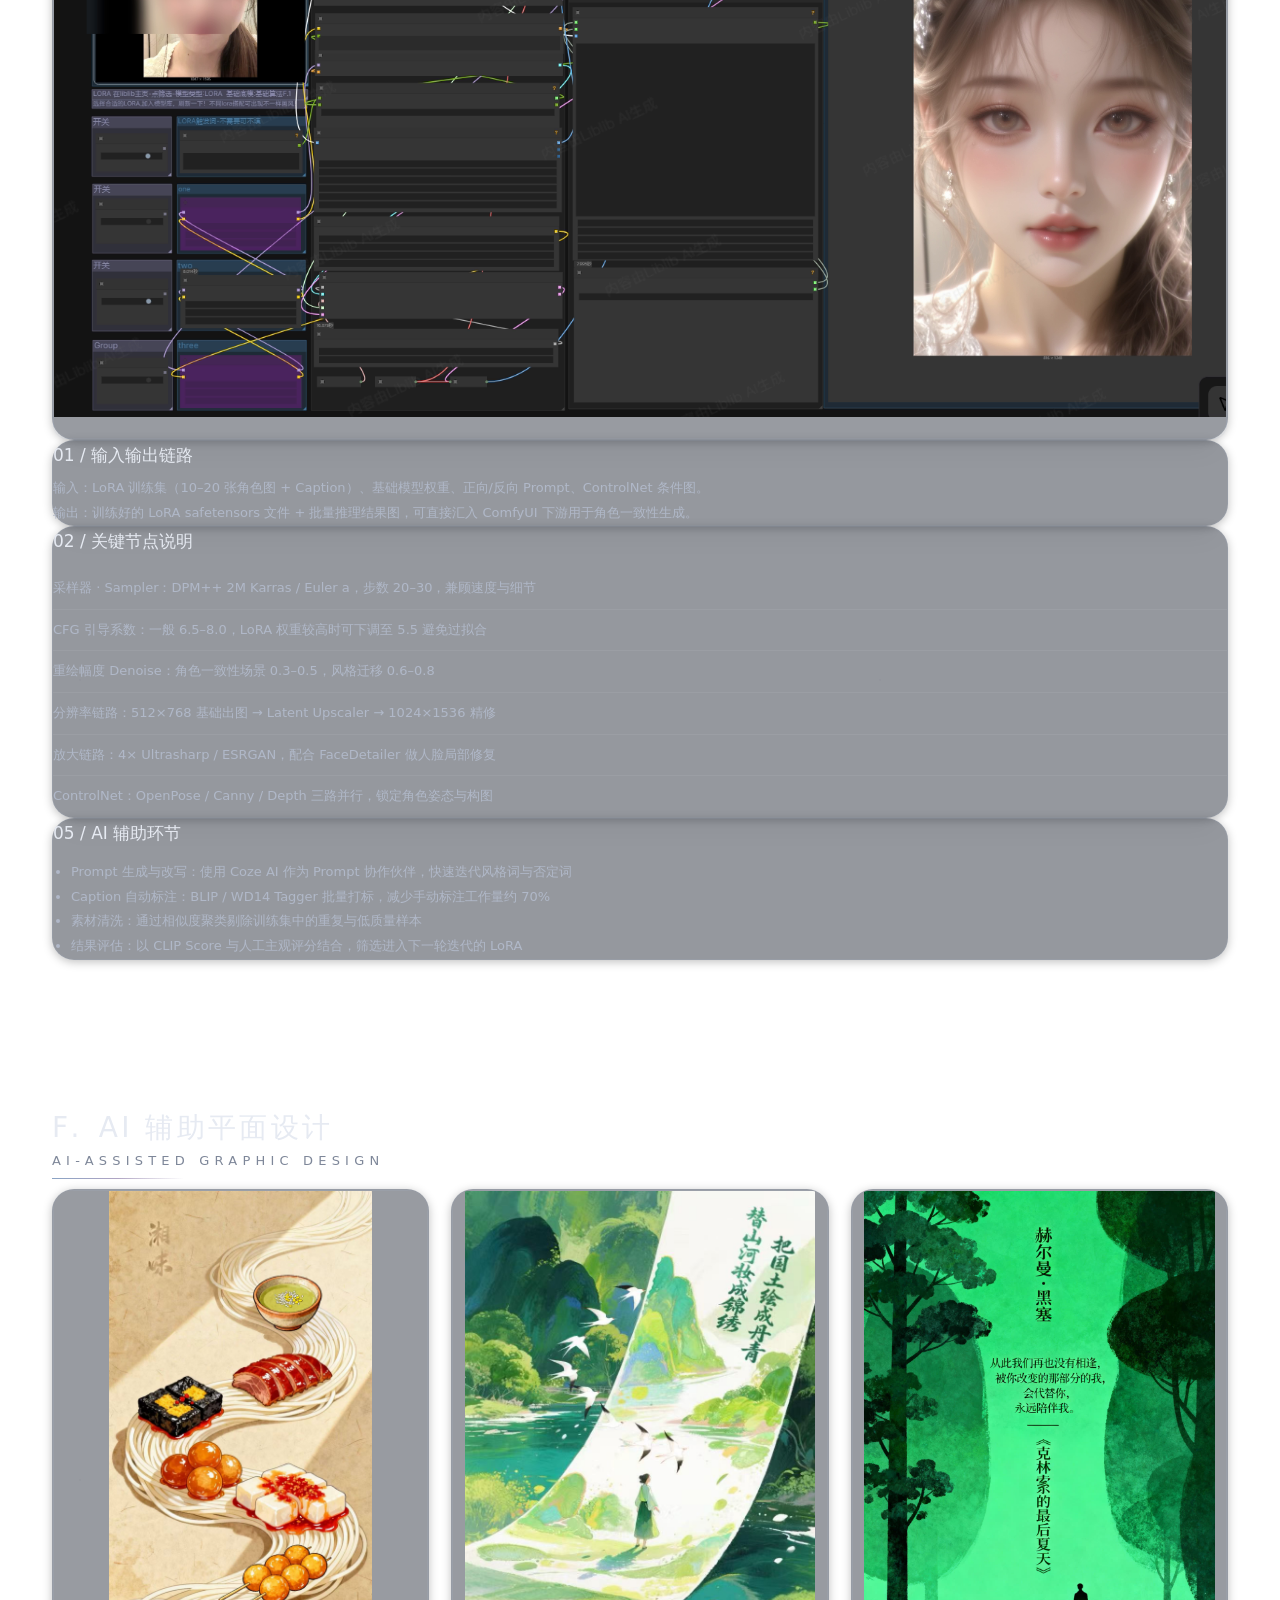
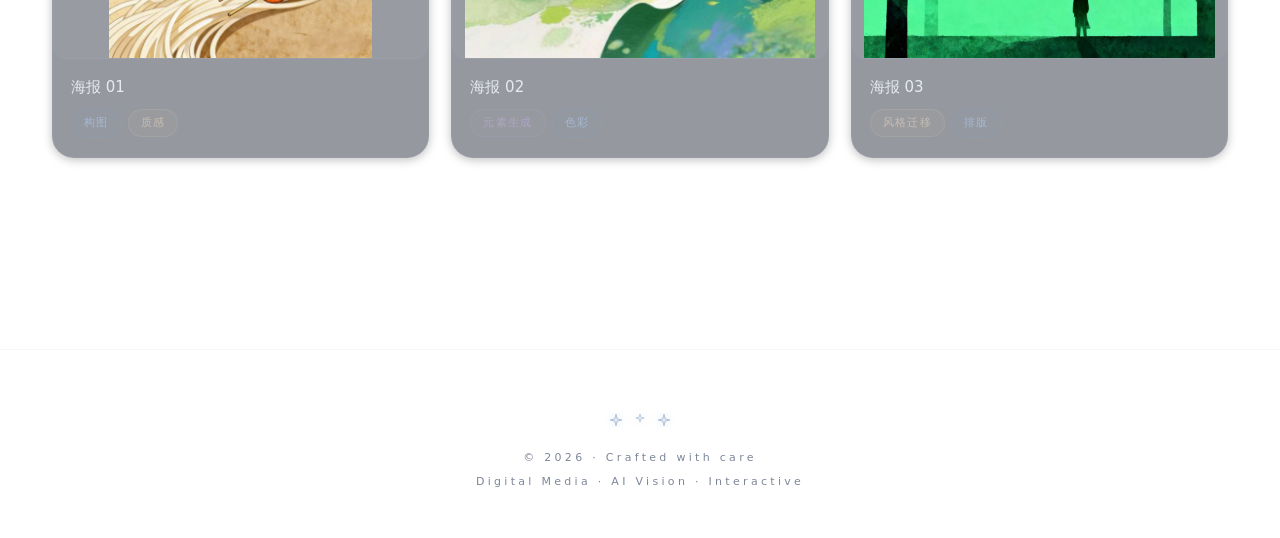
<file: work-ai-motion.html>
<!DOCTYPE html>
<html lang="zh-CN">
<head>
<meta charset="UTF-8" />
<meta name="viewport" content="width=device-width, initial-scale=1.0" />
<title>AI 影像与创作 | 作品集详情</title>
<meta name="description" content="AI 影像与创作：两张 AI 二次元角色 AE 动态海报、长夜烬 AI 影像生成过程、AI 原创音乐，以及扣子 AI Agent、ComfyUI 工作流 + LoRA 与 AI 辅助平面设计。" />
<link rel="stylesheet" href="css/main.css" />
</head>
<body>
<header class="navbar">
<div class="nav-inner">
<a class="brand" href="index.html"><span class="dot-star"><svg class="icon-star" viewBox="0 0 24 24" fill="none" stroke="currentColor" stroke-width="1.5" stroke-linejoin="round"><path d="M12 2 L14 10 L22 12 L14 14 L12 22 L10 14 L2 12 L10 10 Z" fill="currentColor" fill-opacity="0.18"/><path d="M12 2 L14 10 L22 12 L14 14 L12 22 L10 14 L2 12 L10 10 Z"/></svg></span>
<div><div class="brand-cn">作品集</div><div class="brand-en">Portfolio</div></div>
</a>
<ul class="nav-menu">
<li><a href="index.html"><span class="t-cn">首页</span><span class="t-en">Home</span></a></li>
<li><a href="works.html"><span class="t-cn">作品集</span><span class="t-en">Works</span></a></li>
<li><a href="awards.html"><span class="t-cn">荣誉</span><span class="t-en">Awards</span></a></li>
</ul>
<div class="nav-actions">
<button class="hamburger" aria-label="菜单"><svg viewBox="0 0 24 24" fill="none" stroke="currentColor" stroke-width="1.8" stroke-linecap="round"><path d="M4 7h16M4 12h16M4 17h16"/></svg></button>
</div>
</div>
</header>

<main style="padding-top: calc(var(--nav-h) + 40px);">
<section class="section" style="padding-top: 40px;">
<div class="container">

<!-- Back 按钮 -->
<div class="reveal" style="margin-bottom: 32px;">
<a href="works.html" class="btn reveal">返回作品集</a>
</div>

<!-- eyebrow + h1 概述卡 -->
<div class="reveal">
<div class="eyebrow">
<svg class="icon-star sm" viewBox="0 0 24 24" fill="none" stroke="currentColor" stroke-width="1.6" stroke-linejoin="round"><path d="M12 2 L14 10 L22 12 L14 14 L12 22 L10 14 L2 12 L10 10 Z" fill="currentColor" fill-opacity="0.2"/></svg>
<span style="font-family:var(--font-en); letter-spacing:.3em;">AI Motion &amp; Creation · Category 01</span>
</div>
<h1 class="section-title">
<span>AI 影像与创作</span>
<span class="en">AE Motion · AI Film · Original Music · AI Agent · ComfyUI</span>
</h1>
</div>

<div class="glass-card reveal" data-delay="1" style="margin-top: 24px;">
<p style="margin: 0; color: var(--ink-soft); font-size: 14px; line-height: 1.9;">
以 After Effects 动态设计与 AI 生成工具（ComfyUI / Stable Diffusion WebUI / 扣子 Coze）为核心，整合影像、音乐、脚本与平面视觉，探索 AI 在个人创作全链路中的角色定位。从动态海报到生成式影像、从原创音乐到 AI 创作 Agent，每一个环节都尝试将工具的可能性推向边界。
</p>
<div style="display:flex; flex-wrap:wrap; gap:8px; margin-top:18px;">
<span class="tag warm">After Effects</span>
<span class="tag purple">ComfyUI</span>
<span class="tag">LoRA 训练</span>
<span class="tag">ControlNet</span>
<span class="tag warm">Stable Diffusion</span>
<span class="tag purple">扣子 Coze</span>
<span class="tag">AI Agent</span>
<span class="tag">AE 动态海报</span>
<span class="tag warm">AI 影像生成</span>
<span class="tag purple">AI 原创音乐</span>
<span class="tag">AI 辅助平面</span>
</div>
</div>

</div>
</section>

<!-- ========== A. 动态海报 & 预告片 ========== -->
<section class="section">
<div class="container">
<div class="reveal" style="margin-bottom: 20px;">
<h2 class="section-title" style="font-size: 28px;">
<span style="font-family:var(--font-en); letter-spacing:.25em;">A.</span>
<span> 动态海报 &amp; 预告片</span>
<span class="en" style="font-size: 13px;">Motion Posters &amp; AI Film Trailer</span>
</h2>
</div>

<div class="detail-media-grid eq-grid" style="display:grid; grid-template-columns:repeat(3,1fr); gap:22px;">

<div class="glass-card reveal" data-delay="1" style="overflow:hidden;">
<div class="media-frame contain ratio-169">
<video src="assets/videos/ae-poster-loop-character.mp4" poster="assets/images/ae-project-screenshot-1.jpg" muted loop playsinline controls preload="metadata"></video>
</div>
<div style="padding:18px 20px 22px;">
<h3 style="margin:0 0 6px; font-size:16px; font-weight:500;">AI 二次元角色 01 · 动态海报</h3>
<p style="margin:0; font-size:12px; color:var(--ink-faint); font-family:var(--font-en); letter-spacing:.25em;">Character Poster Loop 01</p>
</div>
</div>

<div class="glass-card reveal" data-delay="2" style="overflow:hidden;">
<div class="media-frame contain ratio-169">
<video src="assets/videos/ae-poster-loop-2.mp4" poster="assets/images/ae-project-screenshot-2.jpg" muted loop playsinline controls preload="metadata"></video>
</div>
<div style="padding:18px 20px 22px;">
<h3 style="margin:0 0 6px; font-size:16px; font-weight:500;">AI 二次元角色 02 · 动态海报</h3>
<p style="margin:0; font-size:12px; color:var(--ink-faint); font-family:var(--font-en); letter-spacing:.25em;">Character Poster Loop 02</p>
</div>
</div>

<div class="glass-card reveal" data-delay="3" style="overflow:hidden;">
<div class="media-frame contain ratio-169">
<video src="assets/videos/ai-night-trailer.mp4" poster="assets/images/canvas-process-night.jpg" muted loop playsinline controls preload="metadata"></video>
</div>
<div style="padding:18px 20px 22px;">
<h3 style="margin:0 0 6px; font-size:16px; font-weight:500;">长夜烬 · AI 影像生成过程</h3>
<p style="margin:0; font-size:12px; color:var(--ink-faint); font-family:var(--font-en); letter-spacing:.25em;">Ember Night · AI Film Making</p>
</div>
</div>

</div>
</div>
</section>

<!-- ========== B. 创作流程 ========== -->
<section class="section">
<div class="container">
<div class="reveal" style="margin-bottom: 20px;">
<h2 class="section-title" style="font-size: 28px;">
<span style="font-family:var(--font-en); letter-spacing:.25em;">B.</span>
<span> 创作流程</span>
<span class="en" style="font-size: 13px;">Process Snapshot</span>
</h2>
</div>

<div class="detail-process-grid reveal" data-delay="1" style="display:grid; grid-template-columns: 1fr 1fr; gap:22px;">

<a data-lb-group="motion-process" data-src="assets/images/ae-project-screenshot-1.jpg" class="glass-card" style="display:block; overflow:hidden; text-decoration:none;">
<div class="media-frame contain ratio-43">
<img src="assets/images/ae-project-screenshot-1.jpg" alt="AE 截图 1" loading="lazy" />
</div>
<div style="padding:14px 18px;">
<h3 style="margin:0; font-size:14px; font-weight:500;">AE 合成 · 角色 01</h3>
</div>
</a>

<a data-lb-group="motion-process" data-src="assets/images/ae-project-screenshot-2.jpg" class="glass-card" style="display:block; overflow:hidden; text-decoration:none;">
<div class="media-frame contain ratio-43">
<img src="assets/images/ae-project-screenshot-2.jpg" alt="AE 截图 2" loading="lazy" />
</div>
<div style="padding:14px 18px;">
<h3 style="margin:0; font-size:14px; font-weight:500;">AE 合成 · 角色 02</h3>
</div>
</a>

<a data-lb-group="motion-process" data-src="assets/images/canvas-process-night.jpg" class="glass-card" style="display:block; overflow:hidden; text-decoration:none; grid-column: 1 / -1;">
<div class="media-frame contain ratio-169">
<img src="assets/images/canvas-process-night.jpg" alt="长夜烬 画布流程" loading="lazy" />
</div>
<div style="padding:14px 18px;">
<h3 style="margin:0 0 6px; font-size:14px; font-weight:500;">长夜烬 · AI 影像画布</h3>
<p style="margin:0; font-size:12px; color:var(--ink-soft); line-height:1.8;">
以 Coze AI + 文生视频模型逐镜头生成，再由 AE 进行色彩校正、节奏剪辑与字幕合成。画布截图呈现了从故事板到最终镜头之间的中间帧探索路径。
</p>
</div>
</a>

</div>
</div>
</section>

<!-- ========== C. AI 原创音乐 · 动态波形 ========== -->
<section class="section">
<div class="container">
<div class="reveal" style="margin-bottom: 20px;">
<h2 class="section-title" style="font-size: 28px;">
<span style="font-family:var(--font-en); letter-spacing:.25em;">C.</span>
<span> AI 原创音乐 · 动态波形</span>
<span class="en" style="font-size: 13px;">AI Original Music · Live Waveform</span>
</h2>
</div>

<div class="glass-card music-card reveal" data-delay="1" style="display:grid; grid-template-columns: 120px 1fr; gap: 28px; align-items: center;">

<div style="position: relative; width: 120px; height: 120px; border-radius: 50%; background: linear-gradient(135deg, #b7a6d9, #7c9cd4, #e6b8d2); display:flex; align-items:center; justify-content:center; overflow:hidden;">
<canvas class="wave-canvas" width="120" height="120" style="position:absolute; inset:0; width:100%; height:100%;"></canvas>
<div style="font-family:var(--font-en); font-size:11px; letter-spacing:.3em; color:rgba(255,255,255,.9); z-index:2;">AI MUSIC</div>
</div>

<div>
<h3 style="margin:0 0 8px; font-size:17px; font-weight:500;">长夜烬 · 主题曲 Demo</h3>
<p style="margin:0 0 14px; font-size:13px; color:var(--ink-soft); line-height:1.8;">
由 Suno / Udio AI 生成旋律与和声，再进行二次人声采样与 Mix。点击播放后，左侧圆盘会随实时频谱动态形变。
</p>
<audio class="wave-audio" src="assets/audio/ai-music.mp3" controls preload="metadata"></audio>
</div>

</div>
</div>
</section>

<!-- ========== D. AI 娱乐脚本创作 Agent ========== -->
<section class="section">
<div class="container">
<div class="reveal" style="margin-bottom: 20px;">
<h2 class="section-title" style="font-size: 28px;">
<span style="font-family:var(--font-en); letter-spacing:.25em;">D.</span>
<span> AI 娱乐脚本创作 Agent</span>
<span class="en" style="font-size: 13px;">Coze AI Agent for Entertainment Scripts</span>
</h2>
</div>

<div class="ai-agent-preview glass-card reveal" data-delay="1" style="padding: 0; overflow:hidden;">
<div class="ai-agent-grid" style="display:grid; grid-template-columns: 1fr 1fr; gap: 0;">

<div class="media-frame contain ratio-45">
<img src="assets/images/agent-workflow.jpg" alt="Agent 工作流" loading="lazy" />
</div>
<div class="media-frame contain ratio-45">
<img src="assets/images/agent-chat.jpg" alt="Agent 对话界面" loading="lazy" />
</div>

</div>
</div>

<div style="display:grid; grid-template-columns: repeat(3, 1fr); gap: 22px; margin-top: 22px;" class="eq-grid">
<div class="glass-card reveal" data-delay="1">
<h3 style="margin:0 0 10px; font-size:15px; font-family:var(--font-en); letter-spacing:.25em; color:var(--ink-faint);">01 / Task Flow</h3>
<h4 style="margin:0 0 8px; font-size:17px; font-weight:500;">任务链路</h4>
<p style="margin:0; font-size:13px; color:var(--ink-soft); line-height:1.8;">用户输入题材与风格词 → Agent 检索创作规则 → 生成 3 版备选脚本 → 用户选择后自动展开角色设定与分镜建议。</p>
</div>
<div class="glass-card reveal" data-delay="2">
<h3 style="margin:0 0 10px; font-size:15px; font-family:var(--font-en); letter-spacing:.25em; color:var(--ink-faint);">02 / Creation Rules</h3>
<h4 style="margin:0 0 8px; font-size:17px; font-weight:500;">创作规则</h4>
<p style="margin:0; font-size:13px; color:var(--ink-soft); line-height:1.8;">内置世界观库、角色行为逻辑库与禁忌题材黑名单，让 Agent 产出的内容保持一致的叙事节奏与价值观边界。</p>
</div>
<div class="glass-card reveal" data-delay="3">
<h3 style="margin:0 0 10px; font-size:15px; font-family:var(--font-en); letter-spacing:.25em; color:var(--ink-faint);">03 / User Testing</h3>
<h4 style="margin:0 0 8px; font-size:17px; font-weight:500;">用户测试</h4>
<p style="margin:0; font-size:13px; color:var(--ink-soft); line-height:1.8;">组织 12 位目标用户进行可用性测试，围绕"有趣程度""角色立住""可继续追问"三个维度迭代 Agent Prompt。</p>
</div>
</div>

</div>
</section>

<!-- ========== E. ComfyUI 工作流详解 ========== -->
<section class="section">
<div class="container">
<div class="reveal" style="margin-bottom: 20px;">
<h2 class="section-title" style="font-size: 28px;">
<span style="font-family:var(--font-en); letter-spacing:.25em;">E.</span>
<span> ComfyUI 工作流详解</span>
<span class="en" style="font-size: 13px;">ComfyUI Workflow · LoRA · Tech Breakdown</span>
</h2>
</div>

<!-- 01 总览 -->
<div class="glass-card reveal" data-delay="1">
<h3 style="margin:0 0 6px; font-size:17px; font-weight:500;">01 / 总览</h3>
<p style="margin:0; font-size:13px; color:var(--ink-soft); line-height:1.9;">
基于 ComfyUI 搭建的 LoRA 训练 + 推理一体化工作流：从原始角色素材清洗、Caption 标注、训练参数调优，到最终将 LoRA 注入 SDXL 基础模型完成批量出图。全程可视化节点编排，便于复现与迭代。
</p>
</div>

<!-- 02 技术要点 -->
<div class="glass-card reveal" data-delay="2">
<h3 style="margin:0 0 6px; font-size:17px; font-weight:500;">02 / 技术要点</h3>
<p style="margin:0 0 14px; font-size:13px; color:var(--ink-soft); line-height:1.9;">
核心技术栈包括 ComfyUI 节点式编排、SDXL 基础模型、LoRA（Low-Rank Adaptation）微调、ControlNet 姿态/线稿控制、Adetailer 人像精修，以及最终的高分辨率放大链路。
</p>
<div class="media-frame contain ratio-169" style="border-radius: 14px; overflow:hidden;">
<img src="assets/images/comfyui-workflow-lora.png" alt="ComfyUI 工作流 LoRA" loading="lazy" />
</div>
</div>

<!-- 01 输入输出链路 -->
<div class="glass-card reveal" data-delay="3">
<h3 style="margin:0 0 6px; font-size:17px; font-weight:500;">01 / 输入输出链路</h3>
<p style="margin:0; font-size:13px; color:var(--ink-soft); line-height:1.9;">
输入：LoRA 训练集（10–20 张角色图 + Caption）、基础模型权重、正向/反向 Prompt、ControlNet 条件图。<br/>
输出：训练好的 LoRA safetensors 文件 + 批量推理结果图，可直接汇入 ComfyUI 下游用于角色一致性生成。
</p>
</div>

<!-- 02 关键节点说明 -->
<div class="glass-card reveal" data-delay="4">
<h3 style="margin:0 0 12px; font-size:17px; font-weight:500;">02 / 关键节点说明</h3>
<ul style="margin:0; padding:0; list-style:none; font-size:13px; color:var(--ink-soft); line-height:1.9;">
<li style="padding:8px 0; border-bottom:1px solid rgba(255,255,255,.06);">采样器 · Sampler：DPM++ 2M Karras / Euler a，步数 20–30，兼顾速度与细节</li>
<li style="padding:8px 0; border-bottom:1px solid rgba(255,255,255,.06);">CFG 引导系数：一般 6.5–8.0，LoRA 权重较高时可下调至 5.5 避免过拟合</li>
<li style="padding:8px 0; border-bottom:1px solid rgba(255,255,255,.06);">重绘幅度 Denoise：角色一致性场景 0.3–0.5，风格迁移 0.6–0.8</li>
<li style="padding:8px 0; border-bottom:1px solid rgba(255,255,255,.06);">分辨率链路：512×768 基础出图 → Latent Upscaler → 1024×1536 精修</li>
<li style="padding:8px 0; border-bottom:1px solid rgba(255,255,255,.06);">放大链路：4× Ultrasharp / ESRGAN，配合 FaceDetailer 做人脸局部修复</li>
<li style="padding:8px 0;">ControlNet：OpenPose / Canny / Depth 三路并行，锁定角色姿态与构图</li>
</ul>
</div>

<!-- 05 AI 辅助环节 -->
<div class="glass-card reveal" data-delay="5">
<h3 style="margin:0 0 12px; font-size:17px; font-weight:500;">05 / AI 辅助环节</h3>
<ul style="margin:0; padding:0 0 0 18px; font-size:13px; color:var(--ink-soft); line-height:1.9;">
<li>Prompt 生成与改写：使用 Coze AI 作为 Prompt 协作伙伴，快速迭代风格词与否定词</li>
<li>Caption 自动标注：BLIP / WD14 Tagger 批量打标，减少手动标注工作量约 70%</li>
<li>素材清洗：通过相似度聚类剔除训练集中的重复与低质量样本</li>
<li>结果评估：以 CLIP Score 与人工主观评分结合，筛选进入下一轮迭代的 LoRA</li>
</ul>
</div>

</div>
</section>

<!-- ========== F. AI 辅助平面设计 ========== -->
<section class="section">
<div class="container">
<div class="reveal" style="margin-bottom: 20px;">
<h2 class="section-title" style="font-size: 28px;">
<span style="font-family:var(--font-en); letter-spacing:.25em;">F.</span>
<span> AI 辅助平面设计</span>
<span class="en" style="font-size: 13px;">AI-Assisted Graphic Design</span>
</h2>
</div>

<div class="ai-graph-grid eq-grid reveal" data-delay="1" style="display:grid; grid-template-columns:repeat(3,1fr); gap:22px;">

<div class="glass-card" style="overflow:hidden;">
<div class="media-frame contain ratio-45">
<img src="assets/images/ai-graphic-design-1.jpg" alt="AI 平面设计 1" loading="lazy" />
</div>
<div style="padding:16px 18px 20px;">
<h3 style="margin:0 0 8px; font-size:15px; font-weight:500;">海报 01</h3>
<div style="display:flex; flex-wrap:wrap; gap:6px;">
<span class="tag" style="font-size:11px;">构图</span>
<span class="tag warm" style="font-size:11px;">质感</span>
</div>
</div>
</div>

<div class="glass-card" style="overflow:hidden;">
<div class="media-frame contain ratio-45">
<img src="assets/images/ai-graphic-design-2.jpg" alt="AI 平面设计 2" loading="lazy" />
</div>
<div style="padding:16px 18px 20px;">
<h3 style="margin:0 0 8px; font-size:15px; font-weight:500;">海报 02</h3>
<div style="display:flex; flex-wrap:wrap; gap:6px;">
<span class="tag purple" style="font-size:11px;">元素生成</span>
<span class="tag" style="font-size:11px;">色彩</span>
</div>
</div>
</div>

<div class="glass-card" style="overflow:hidden;">
<div class="media-frame contain ratio-45">
<img src="assets/images/ai-graphic-design-3.jpg" alt="AI 平面设计 3" loading="lazy" />
</div>
<div style="padding:16px 18px 20px;">
<h3 style="margin:0 0 8px; font-size:15px; font-weight:500;">海报 03</h3>
<div style="display:flex; flex-wrap:wrap; gap:6px;">
<span class="tag warm" style="font-size:11px;">风格迁移</span>
<span class="tag" style="font-size:11px;">排版</span>
</div>
</div>
</div>

</div>
</div>
</section>

</main>

<footer class="footer">
<div class="container">
<div class="stars">
<svg class="icon-star" viewBox="0 0 24 24" fill="none" stroke="currentColor" stroke-width="1.5" stroke-linejoin="round"><path d="M12 2 L14 10 L22 12 L14 14 L12 22 L10 14 L2 12 L10 10 Z" fill="currentColor" fill-opacity="0.2"/></svg>
<svg class="icon-star sm" viewBox="0 0 24 24" fill="none" stroke="currentColor" stroke-width="1.5" stroke-linejoin="round"><path d="M12 2 L14 10 L22 12 L14 14 L12 22 L10 14 L2 12 L10 10 Z" fill="currentColor" fill-opacity="0.2"/></svg>
<svg class="icon-star" viewBox="0 0 24 24" fill="none" stroke="currentColor" stroke-width="1.5" stroke-linejoin="round"><path d="M12 2 L14 10 L22 12 L14 14 L12 22 L10 14 L2 12 L10 10 Z" fill="currentColor" fill-opacity="0.2"/></svg>
</div>
<p>© 2026 · Crafted with care</p>
<p>Digital Media · AI Vision · Interactive</p>
</div>
</footer>

<div class="lightbox" role="dialog" aria-modal="true">
<button class="close" aria-label="关闭"><svg width="18" height="18" viewBox="0 0 24 24" fill="none" stroke="currentColor" stroke-width="2" stroke-linecap="round"><path d="M6 6l12 12M18 6L6 18"/></svg></button>
<button class="nav prev" aria-label="上一张"><svg width="18" height="18" viewBox="0 0 24 24" fill="none" stroke="currentColor" stroke-width="2" stroke-linecap="round" stroke-linejoin="round"><path d="M15 18l-6-6 6-6"/></svg></button>
<button class="nav next" aria-label="下一张"><svg width="18" height="18" viewBox="0 0 24 24" fill="none" stroke="currentColor" stroke-width="2" stroke-linecap="round" stroke-linejoin="round"><path d="M9 6l6 6-6 6"/></svg></button>
<div class="lb-stage"></div>
<div class="counter">1 / 1</div>
</div>

<button class="back-top" aria-label="返回顶部"><svg width="18" height="18" viewBox="0 0 24 24" fill="none" stroke="currentColor" stroke-width="2" stroke-linecap="round" stroke-linejoin="round"><path d="M12 19V5M5 12l7-7 7 7"/></svg></button>

<script src="js/main.js"></script>
<style>
@media (max-width: 1080px){ .detail-media-grid{grid-template-columns: 1fr 1fr !important;} .ai-agent-grid{grid-template-columns:1fr !important;} }
@media (max-width: 820px){ .ai-graph-grid{grid-template-columns:1fr !important;} }
@media (max-width: 720px){
.detail-media-grid{grid-template-columns: 1fr !important;}
.detail-process-grid{grid-template-columns: 1fr !important;}
.music-card{grid-template-columns: 1fr !important; justify-items:center; text-align:center;}
}
</style>
</body>
</html>
</file>
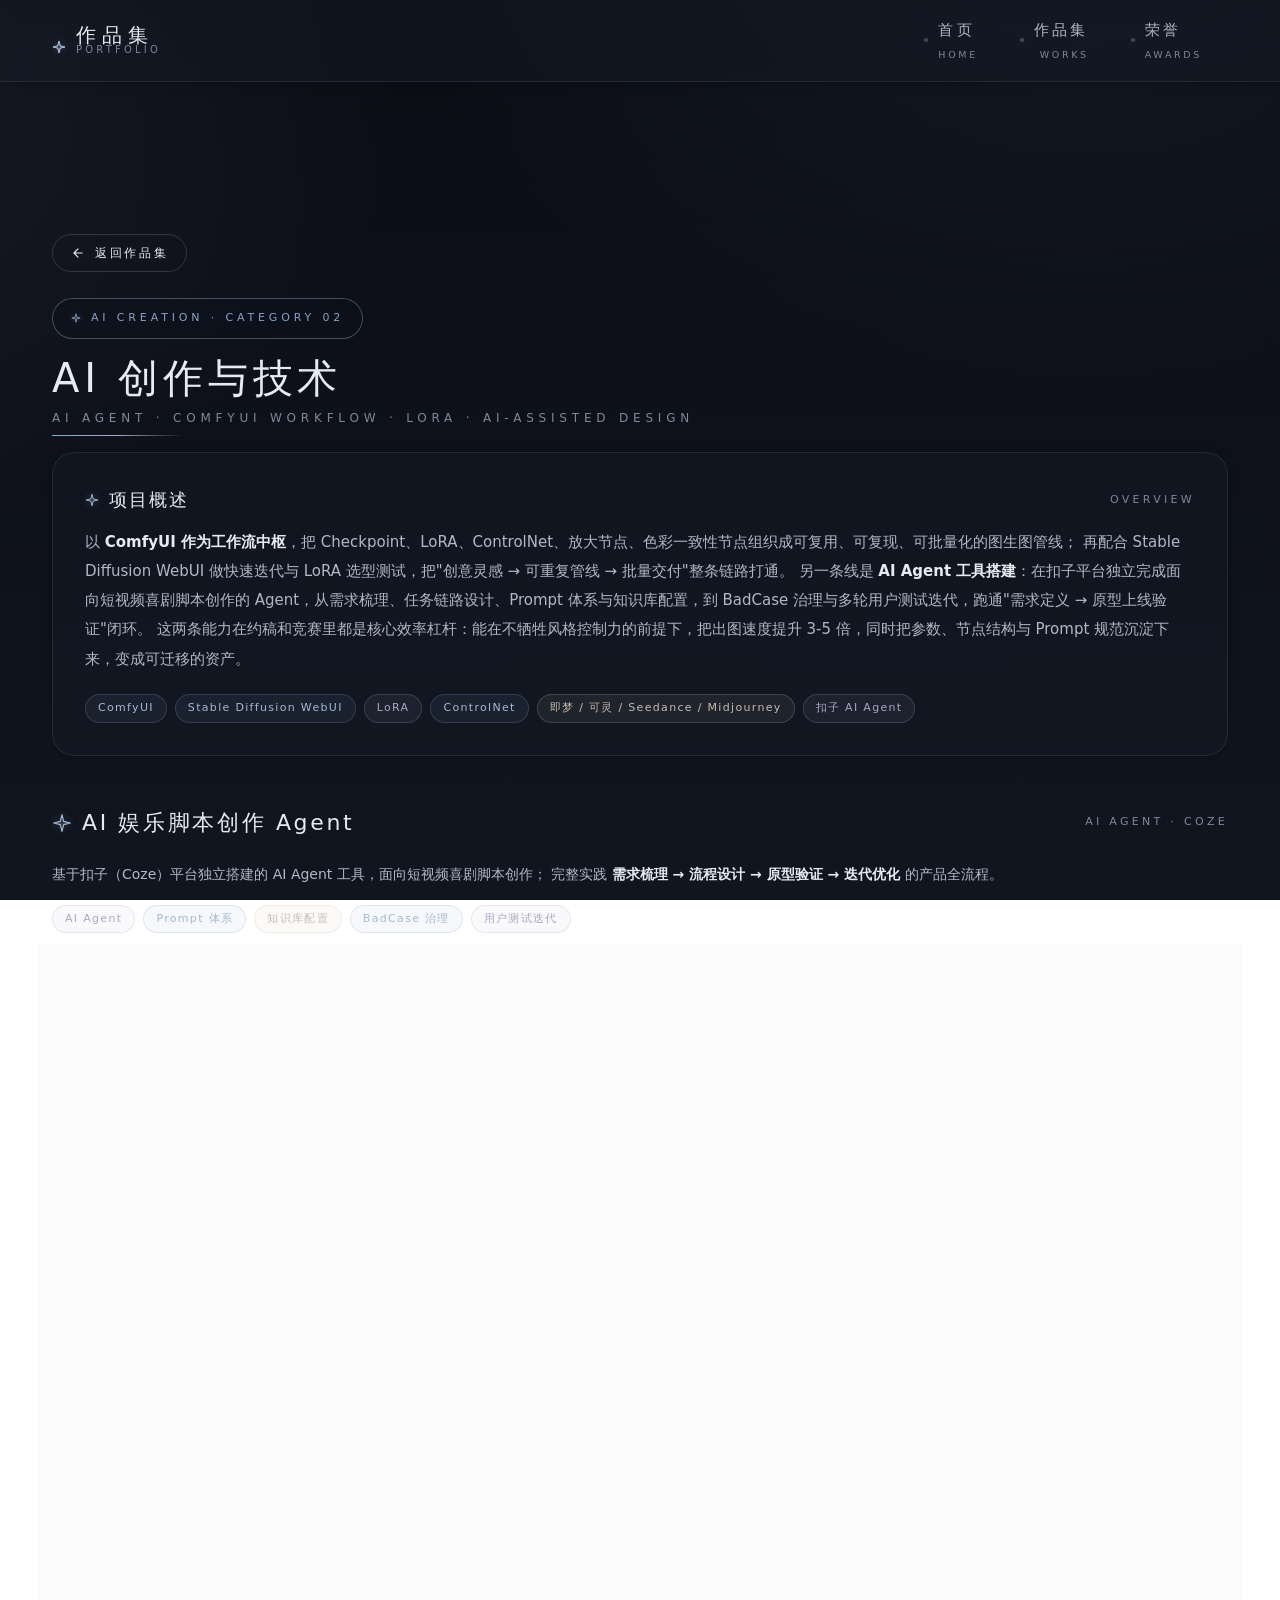
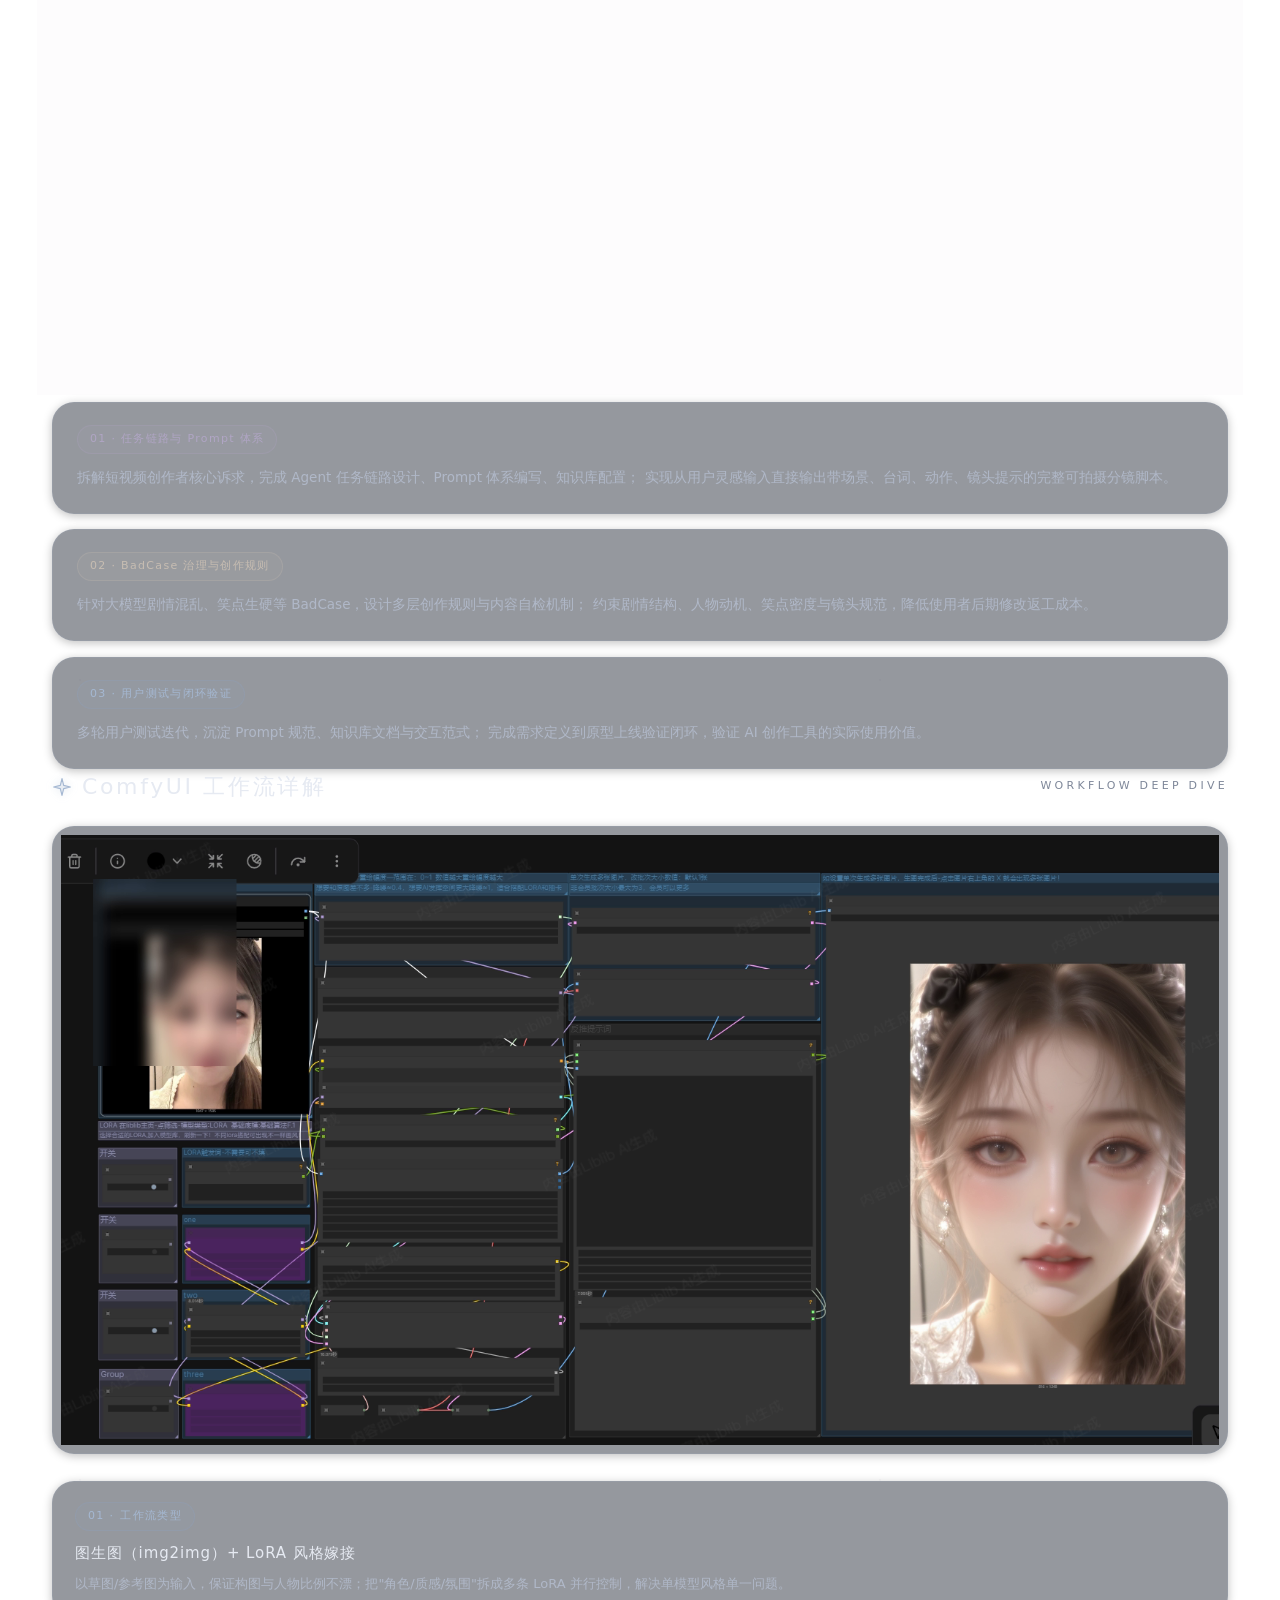
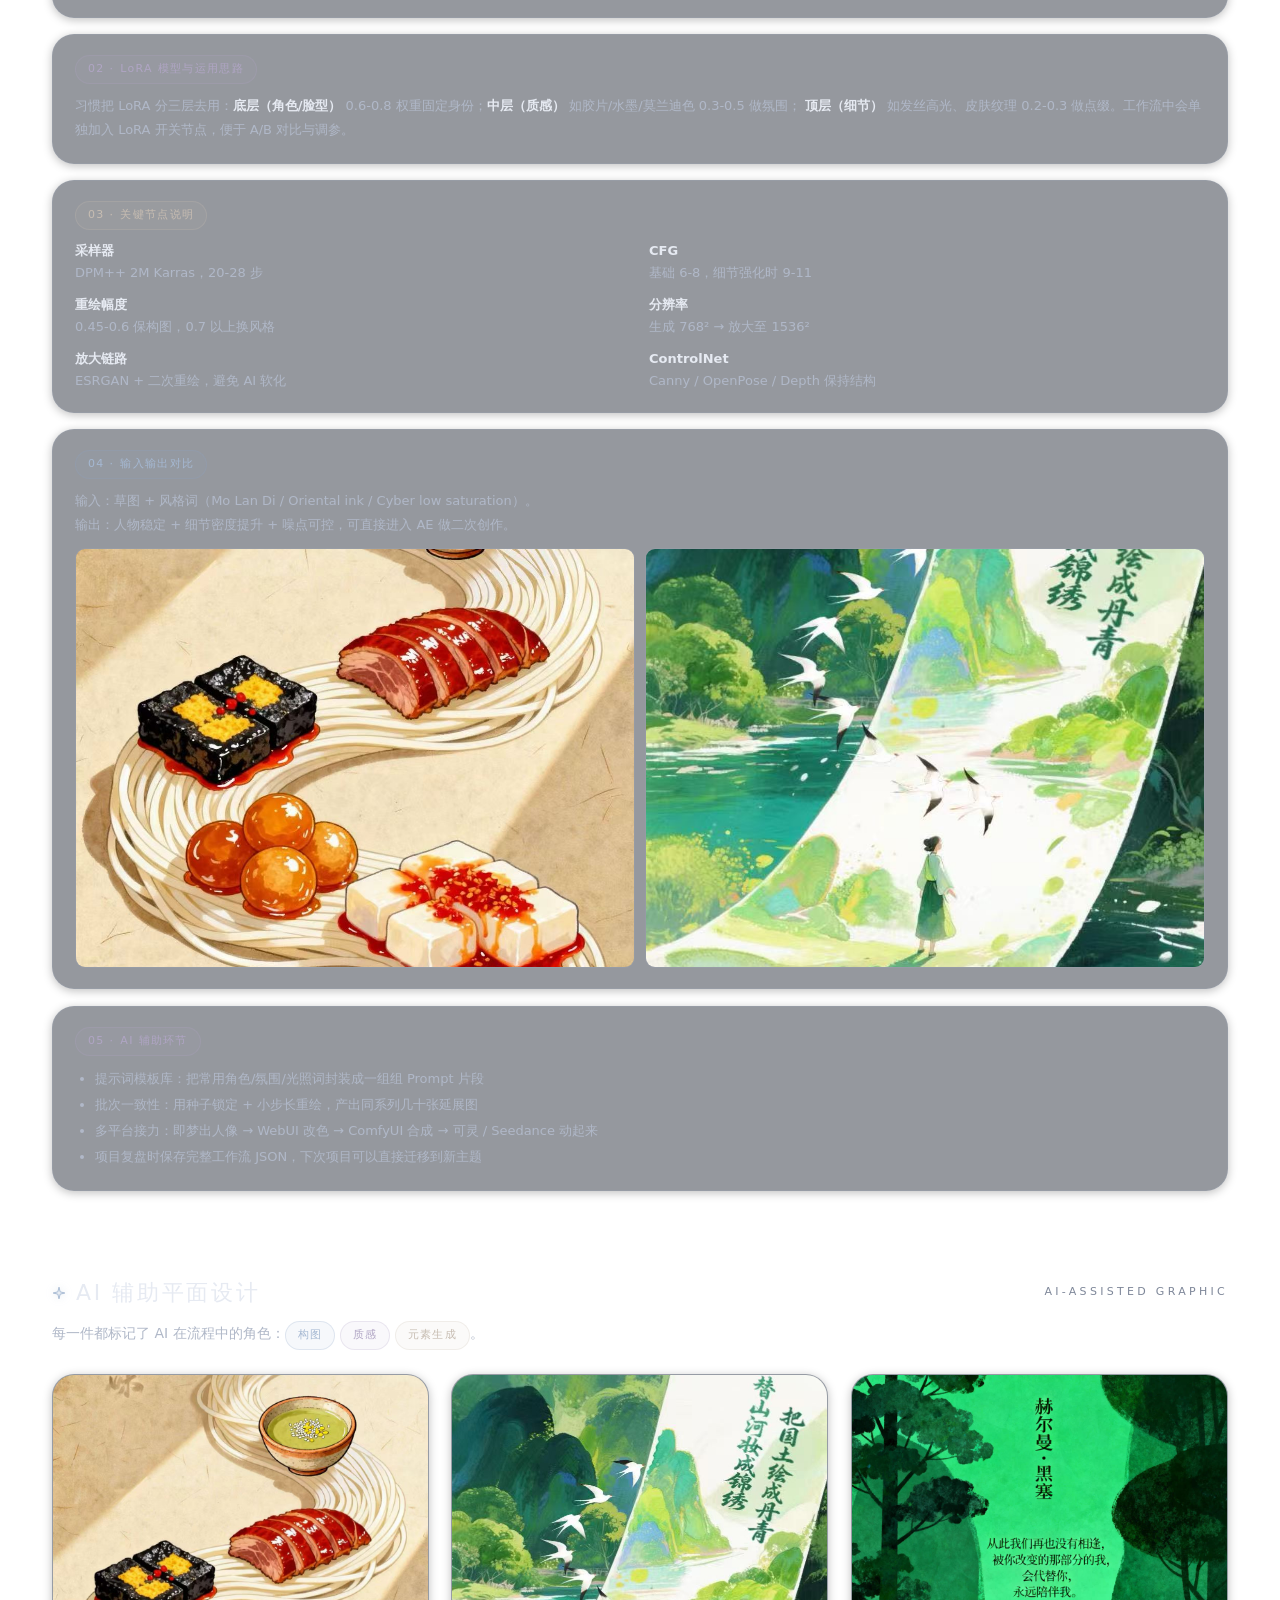
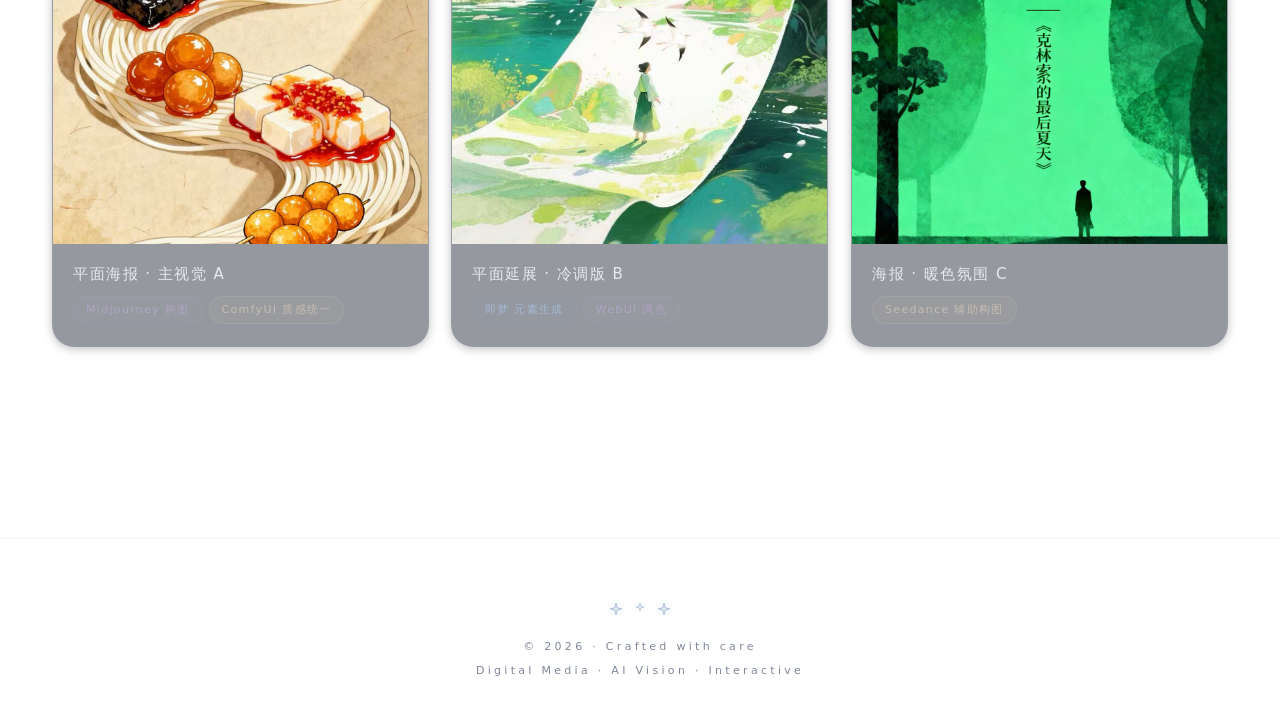
<file: work-ai.html>
<!DOCTYPE html>
<html lang="zh-CN">
<head>
<meta charset="UTF-8" />
<meta name="viewport" content="width=device-width, initial-scale=1.0" />
<title>AI 创作与技术 | 作品集详情</title>
<meta name="description" content="AI 创作与技术：基于扣子平台独立搭建的 AI 娱乐脚本创作 Agent（Prompt 体系 + 知识库 + BadCase 治理 + 用户测试闭环）、ComfyUI 图生图工作流 + LoRA 运用详解、AI 辅助平面设计。" />
<link rel="stylesheet" href="css/main.css" />
</head>
<body>
<header class="navbar">
<div class="nav-inner">
<a class="brand" href="index.html"><span class="dot-star"><svg class="icon-star" viewBox="0 0 24 24" fill="none" stroke="currentColor" stroke-width="1.5" stroke-linejoin="round"><path d="M12 2 L14 10 L22 12 L14 14 L12 22 L10 14 L2 12 L10 10 Z" fill="currentColor" fill-opacity="0.18"/><path d="M12 2 L14 10 L22 12 L14 14 L12 22 L10 14 L2 12 L10 10 Z"/></svg></span>
<div><div class="brand-cn">作品集</div><div class="brand-en">Portfolio</div></div>
</a>
<ul class="nav-menu">
<li><a href="index.html"><span class="t-cn">首页</span><span class="t-en">Home</span></a></li>
<li><a href="works.html"><span class="t-cn">作品集</span><span class="t-en">Works</span></a></li>
<li><a href="awards.html"><span class="t-cn">荣誉</span><span class="t-en">Awards</span></a></li>
</ul>
<div class="nav-actions">
<button class="hamburger" aria-label="菜单"><svg viewBox="0 0 24 24" fill="none" stroke="currentColor" stroke-width="1.8" stroke-linecap="round"><path d="M4 7h16M4 12h16M4 17h16"/></svg></button>
</div>
</div>
</div>
</header>
<main style="padding-top: calc(var(--nav-h) + 30px);">
<section class="section" style="padding-top: 40px;">
<div class="container">
<a href="works.html" class="btn reveal" style="margin-bottom:26px; padding:8px 18px; font-size:12px;">
<svg width="14" height="14" viewBox="0 0 24 24" fill="none" stroke="currentColor" stroke-width="2" stroke-linecap="round" stroke-linejoin="round"><path d="M19 12H5M12 19l-7-7 7-7"/></svg>
<span undefined>返回作品集</span>
</a>
<div class="reveal">
<div class="eyebrow">
<svg class="icon-star sm" viewBox="0 0 24 24" fill="none" stroke="currentColor" stroke-width="1.6" stroke-linejoin="round"><path d="M12 2 L14 10 L22 12 L14 14 L12 22 L10 14 L2 12 L10 10 Z" fill="currentColor" fill-opacity="0.2"/></svg>
<span>AI Creation · Category 02</span>
</div>
<h1 class="section-title">
AI 创作与技术
<span class="en">AI Agent · ComfyUI Workflow · LoRA · AI-assisted Design</span>
</h1>
</div>
<div class="glass-card reveal" data-delay="1" style="padding: 32px; margin: 26px 0 48px;">
<h3 style="margin:0 0 12px; display:flex; align-items:center; gap:10px; font-size:18px; font-weight:400; letter-spacing:0.12em;">
<svg class="icon-star" viewBox="0 0 24 24" fill="none" stroke="currentColor" stroke-width="1.6" stroke-linejoin="round"><path d="M12 2 L14 10 L22 12 L14 14 L12 22 L10 14 L2 12 L10 10 Z" fill="currentColor" fill-opacity="0.2"/></svg>
<span undefined>项目概述</span>
<span style="margin-left:auto; font-family:var(--font-en); font-size:11px; letter-spacing:0.3em; color:var(--ink-faint); text-transform:uppercase;">Overview</span>
</h3>
<p style="margin:0; color:var(--ink-soft); line-height:1.95;">
以 <b style="color:var(--ink);">ComfyUI 作为工作流中枢</b>，把 Checkpoint、LoRA、ControlNet、放大节点、色彩一致性节点组织成可复用、可复现、可批量化的图生图管线；
再配合 Stable Diffusion WebUI 做快速迭代与 LoRA 选型测试，把"创意灵感 → 可重复管线 → 批量交付"整条链路打通。
另一条线是 <b style="color:var(--ink);">AI Agent 工具搭建</b>：在扣子平台独立完成面向短视频喜剧脚本创作的 Agent，从需求梳理、任务链路设计、Prompt 体系与知识库配置，到 BadCase 治理与多轮用户测试迭代，跑通"需求定义 → 原型上线验证"闭环。
这两条能力在约稿和竞赛里都是核心效率杠杆：能在不牺牲风格控制力的前提下，把出图速度提升 3-5 倍，同时把参数、节点结构与 Prompt 规范沉淀下来，变成可迁移的资产。
</p>
<div style="margin-top:20px; display:flex; flex-wrap:wrap; gap:8px;">
<span class="tag">ComfyUI</span><span class="tag">Stable Diffusion WebUI</span>
<span class="tag purple">LoRA</span><span class="tag">ControlNet</span>
<span class="tag warm">即梦 / 可灵 / Seedance / Midjourney</span>
<span class="tag purple">扣子 AI Agent</span>
</div>
</div>
<!-- ========== AI 娱乐脚本创作 Agent（扣子平台） ========== -->
<div class="reveal" style="margin-top:8px;">
<h3 style="display:flex; align-items:center; gap:10px; font-size:22px; font-weight:300; letter-spacing:0.12em; margin:0 0 20px;">
<svg class="icon-star lg" viewBox="0 0 24 24" fill="none" stroke="currentColor" stroke-width="1.4" stroke-linejoin="round"><path d="M12 2 L14 10 L22 12 L14 14 L12 22 L10 14 L2 12 L10 10 Z" fill="currentColor" fill-opacity="0.15"/></svg>
AI 娱乐脚本创作 Agent
<span style="margin-left:auto; font-family:var(--font-en); font-size:11px; letter-spacing:0.3em; color:var(--ink-faint); text-transform:uppercase;">AI Agent · Coze</span>
</h3>
<p style="color:var(--ink-soft); font-size:14px; margin:0 0 6px; line-height:1.95;">
基于扣子（Coze）平台独立搭建的 AI Agent 工具，面向短视频喜剧脚本创作；
完整实践 <b style="color:var(--ink);">需求梳理 → 流程设计 → 原型验证 → 迭代优化</b> 的产品全流程。
</p>
<div style="margin-top:16px; display:flex; flex-wrap:wrap; gap:8px; margin-bottom:24px;">
<span class="tag purple">AI Agent</span><span class="tag">Prompt 体系</span>
<span class="tag warm">知识库配置</span><span class="tag">BadCase 治理</span><span class="tag purple">用户测试迭代</span>
</div>
<!-- 预览图区域：扣子 Agent 实际截图 -->
<div class="glass-card ai-agent-preview" data-delay="1" style="padding:14px; background:rgba(176,165,196,.03); margin-bottom:24px;">
<div style="display:grid; grid-template-columns: 1.55fr 1fr; gap:14px; align-items:start;">
<div>
<img src="assets/images/agent-workflow.jpg" alt="扣子 Agent 记忆与规则体系" loading="lazy" style="width:100%; height:auto; border-radius:var(--radius-s); display:block;" />
<div style="font-family:var(--font-en); font-size:10px; letter-spacing:.25em; color:var(--ink-faint); margin-top:8px; text-align:center;">WORKFLOW · MEMORY · RULE SYSTEM</div>
</div>
<div>
<img src="assets/images/agent-chat.jpg" alt="扣子 Agent 脚本创作对话" loading="lazy" style="width:100%; height:auto; border-radius:var(--radius-s); display:block;" />
<div style="font-family:var(--font-en); font-size:10px; letter-spacing:.25em; color:var(--ink-faint); margin-top:8px; text-align:center;">LIVE DIALOGUE · COZE APP</div>
</div>
</div>
</div>
<!-- 3 个说明块 -->
<div style="display:flex; flex-direction:column; gap:16px;" class="ai-agent-steps">
<div class="glass-card reveal" data-delay="2" style="padding:22px 24px;">
<div class="tag purple" style="margin-bottom:10px;">01 · 任务链路与 Prompt 体系</div>
<p style="margin:0; color:var(--ink-soft); font-size:13.5px; line-height:2;">
拆解短视频创作者核心诉求，完成 Agent 任务链路设计、Prompt 体系编写、知识库配置；
实现从用户灵感输入直接输出带场景、台词、动作、镜头提示的完整可拍摄分镜脚本。
</p>
</div>
<div class="glass-card reveal" data-delay="3" style="padding:22px 24px;">
<div class="tag warm" style="margin-bottom:10px;">02 · BadCase 治理与创作规则</div>
<p style="margin:0; color:var(--ink-soft); font-size:13.5px; line-height:2;">
针对大模型剧情混乱、笑点生硬等 BadCase，设计多层创作规则与内容自检机制；
约束剧情结构、人物动机、笑点密度与镜头规范，降低使用者后期修改返工成本。
</p>
</div>
<div class="glass-card reveal" data-delay="1" style="padding:22px 24px;">
<div class="tag" style="margin-bottom:10px;">03 · 用户测试与闭环验证</div>
<p style="margin:0; color:var(--ink-soft); font-size:13.5px; line-height:2;">
多轮用户测试迭代，沉淀 Prompt 规范、知识库文档与交互范式；
完成需求定义到原型上线验证闭环，验证 AI 创作工具的实际使用价值。
</p>
</div>
</div>
</div>
<!-- ========== ComfyUI 工作流专区 ========== -->
<div class="reveal">
<h3 style="display:flex; align-items:center; gap:10px; font-size:22px; font-weight:300; letter-spacing:0.12em; margin:0 0 20px;">
<svg class="icon-star lg" viewBox="0 0 24 24" fill="none" stroke="currentColor" stroke-width="1.4" stroke-linejoin="round"><path d="M12 2 L14 10 L22 12 L14 14 L12 22 L10 14 L2 12 L10 10 Z" fill="currentColor" fill-opacity="0.15"/></svg>
<span undefined>ComfyUI 工作流详解</span>
<span style="margin-left:auto; font-family:var(--font-en); font-size:11px; letter-spacing:0.3em; color:var(--ink-faint); text-transform:uppercase;">Workflow Deep Dive</span>
</h3>
</div>
<div style="display:flex; flex-direction:column; gap:28px;" class="ai-layout">
<!-- 工作流大图（占满宽度，固定原始比例完整显示，不裁剪、不点击放大） -->
<div class="glass-card reveal comfyui-workflow-card" data-delay="1" style="overflow:visible; display:block; position:relative; padding: 8px;">
<img src="assets/images/comfyui-workflow-lora.png" alt="ComfyUI 工作流大图" loading="lazy"
     class="comfyui-workflow-img"
     style="width:100% !important; height:auto !important; max-width:100% !important; display:block !important; object-fit:contain !important; object-position:center top !important; margin:0 auto !important;" />
</div>
<!-- 工作流 5 个说明块（图片下方，2 列排列） -->
<div style="display:flex; flex-direction:column; gap:16px;" class="ai-steps">
<div class="glass-card reveal" data-delay="2" style="padding:20px 22px;">
<div class="tag" style="margin-bottom:10px;">01 · <span undefined>工作流类型</span></div>
<div style="font-size:15px; color:var(--ink); letter-spacing:0.06em; margin-bottom:6px;">图生图（img2img）+ LoRA 风格嫁接</div>
<p style="margin:0; color:var(--ink-soft); font-size:13px; line-height:1.9;">
以草图/参考图为输入，保证构图与人物比例不漂；把"角色/质感/氛围"拆成多条 LoRA 并行控制，解决单模型风格单一问题。
</p>
</div>
<div class="glass-card reveal" data-delay="3" style="padding:20px 22px;">
<div class="tag purple" style="margin-bottom:10px;">02 · <span undefined>LoRA 模型与运用思路</span></div>
<p style="margin:0; color:var(--ink-soft); font-size:13px; line-height:1.9;">
习惯把 LoRA 分三层去用：<b style="color:var(--ink);">底层（角色/脸型）</b> 0.6-0.8 权重固定身份；<b style="color:var(--ink);">中层（质感）</b> 如胶片/水墨/莫兰迪色 0.3-0.5 做氛围；
<b style="color:var(--ink);">顶层（细节）</b> 如发丝高光、皮肤纹理 0.2-0.3 做点缀。工作流中会单独加入 LoRA 开关节点，便于 A/B 对比与调参。
</p>
</div>
<div class="glass-card reveal" data-delay="1" style="padding:20px 22px;">
<div class="tag warm" style="margin-bottom:10px;">03 · <span undefined>关键节点说明</span></div>
<div style="display:grid; grid-template-columns:1fr 1fr; gap:10px 18px; font-size:13px;">
<div><b style="color:var(--ink);">采样器</b><br/><span style="color:var(--ink-soft);">DPM++ 2M Karras，20-28 步</span></div>
<div><b style="color:var(--ink);">CFG</b><br/><span style="color:var(--ink-soft);">基础 6-8，细节强化时 9-11</span></div>
<div><b style="color:var(--ink);">重绘幅度</b><br/><span style="color:var(--ink-soft);">0.45-0.6 保构图，0.7 以上换风格</span></div>
<div><b style="color:var(--ink);">分辨率</b><br/><span style="color:var(--ink-soft);">生成 768² → 放大至 1536²</span></div>
<div><b style="color:var(--ink);">放大链路</b><br/><span style="color:var(--ink-soft);">ESRGAN + 二次重绘，避免 AI 软化</span></div>
<div><b style="color:var(--ink);">ControlNet</b><br/><span style="color:var(--ink-soft);">Canny / OpenPose / Depth 保持结构</span></div>
</div>
</div>
<div class="glass-card reveal" data-delay="2" style="padding:20px 22px;">
<div class="tag" style="margin-bottom:10px;">04 · <span undefined>输入输出对比</span></div>
<p style="margin:0 0 10px; color:var(--ink-soft); font-size:13px; line-height:1.9;">
输入：草图 + 风格词（Mo Lan Di / Oriental ink / Cyber low saturation）。<br/>
输出：人物稳定 + 细节密度提升 + 噪点可控，可直接进入 AE 做二次创作。
</p>
<div style="display:grid; grid-template-columns:1fr 1fr; gap:10px;">
<img src="assets/images/ai-graphic-design-1.jpg" alt="输出例 1" loading="lazy" style="aspect-ratio:4/3; object-fit:cover; border-radius:10px; border:1px solid var(--line);" />
<img src="assets/images/ai-graphic-design-2.jpg" alt="输出例 2" loading="lazy" style="aspect-ratio:4/3; object-fit:cover; border-radius:10px; border:1px solid var(--line);" />
</div>
</div>
<div class="glass-card reveal" data-delay="3" style="padding:20px 22px;">
<div class="tag purple" style="margin-bottom:10px;">05 · <span undefined>AI 辅助环节</span></div>
<ul style="margin:0; padding-left:20px; color:var(--ink-soft); font-size:13px; line-height:2;">
<li>提示词模板库：把常用角色/氛围/光照词封装成一组组 Prompt 片段</li>
<li>批次一致性：用种子锁定 + 小步长重绘，产出同系列几十张延展图</li>
<li>多平台接力：即梦出人像 → WebUI 改色 → ComfyUI 合成 → 可灵 / Seedance 动起来</li>
<li>项目复盘时保存完整工作流 JSON，下次项目可以直接迁移到新主题</li>
</ul>
</div>
</div>
</div>
<!-- ========== AI 辅助平面设计 ========== -->
<div style="margin-top:84px;">
<div class="reveal">
<h3 style="display:flex; align-items:center; gap:10px; font-size:22px; font-weight:300; letter-spacing:0.12em; margin:0 0 10px;">
<svg class="icon-star" viewBox="0 0 24 24" fill="none" stroke="currentColor" stroke-width="1.6" stroke-linejoin="round"><path d="M12 2 L14 10 L22 12 L14 14 L12 22 L10 14 L2 12 L10 10 Z" fill="currentColor" fill-opacity="0.2"/></svg>
AI 辅助平面设计
<span style="margin-left:auto; font-family:var(--font-en); font-size:11px; letter-spacing:0.3em; color:var(--ink-faint); text-transform:uppercase;">AI-assisted Graphic</span>
</h3>
<p style="margin:0 0 24px; color:var(--ink-soft); font-size:14px;">
每一件都标记了 AI 在流程中的角色：<span class="tag">构图</span> <span class="tag purple">质感</span> <span class="tag warm">元素生成</span>。
</p>
</div>
<div style="display:grid; grid-template-columns:repeat(3,1fr); gap:22px;" class="ai-graph-grid">
<a class="glass-card reveal" data-delay="1" style="overflow:hidden; display:block;" data-lb-group="ai-graphic" data-src="assets/images/ai-graphic-design-1.jpg">
<img src="assets/images/ai-graphic-design-1.jpg" alt="AI 辅助平面 1" loading="lazy" style="aspect-ratio:4/5; object-fit:cover;" />
<div style="padding:18px 20px 22px;">
<div style="letter-spacing:0.1em;">平面海报 · 主视觉 A</div>
<div style="margin-top:8px; display:flex; flex-wrap:wrap; gap:6px;">
<span class="tag purple">Midjourney 构图</span><span class="tag warm">ComfyUI 质感统一</span>
</div>
</div>
</a>
<a class="glass-card reveal" data-delay="2" style="overflow:hidden; display:block;" data-lb-group="ai-graphic" data-src="assets/images/ai-graphic-design-2.jpg">
<img src="assets/images/ai-graphic-design-2.jpg" alt="AI 辅助平面 2" loading="lazy" style="aspect-ratio:4/5; object-fit:cover;" />
<div style="padding:18px 20px 22px;">
<div style="letter-spacing:0.1em;">平面延展 · 冷调版 B</div>
<div style="margin-top:8px; display:flex; flex-wrap:wrap; gap:6px;">
<span class="tag">即梦 元素生成</span><span class="tag purple">WebUI 调色</span>
</div>
</div>
</a>
<a class="glass-card reveal" data-delay="3" style="overflow:hidden; display:block;" data-lb-group="ai-graphic" data-src="assets/images/ai-graphic-design-3.jpg">
<img src="assets/images/ai-graphic-design-3.jpg" alt="AI 辅助平面 3" loading="lazy" style="aspect-ratio:4/5; object-fit:cover;" />
<div style="padding:18px 20px 22px;">
<div style="letter-spacing:0.1em;">海报 · 暖色氛围 C</div>
<div style="margin-top:8px; display:flex; flex-wrap:wrap; gap:6px;">
<span class="tag warm">Seedance 辅助构图</span>
</div>
</div>
</a>
</div>
</div>
</div>
</section>
</main>
<footer class="footer">
<div class="container">
<div class="stars">
<svg class="icon-star" viewBox="0 0 24 24" fill="none" stroke="currentColor" stroke-width="1.5" stroke-linejoin="round"><path d="M12 2 L14 10 L22 12 L14 14 L12 22 L10 14 L2 12 L10 10 Z" fill="currentColor" fill-opacity="0.2"/></svg>
<svg class="icon-star sm" viewBox="0 0 24 24" fill="none" stroke="currentColor" stroke-width="1.5" stroke-linejoin="round"><path d="M12 2 L14 10 L22 12 L14 14 L12 22 L10 14 L2 12 L10 10 Z" fill="currentColor" fill-opacity="0.2"/></svg>
<svg class="icon-star" viewBox="0 0 24 24" fill="none" stroke="currentColor" stroke-width="1.5" stroke-linejoin="round"><path d="M12 2 L14 10 L22 12 L14 14 L12 22 L10 14 L2 12 L10 10 Z" fill="currentColor" fill-opacity="0.2"/></svg>
</div>
<p undefined>© 2026 · Crafted with care</p>
<p undefined>Digital Media · AI Vision · Interactive</p>
</div>
</footer>
<div class="lightbox" role="dialog" aria-modal="true">
<button class="close" aria-label="关闭"><svg width="18" height="18" viewBox="0 0 24 24" fill="none" stroke="currentColor" stroke-width="2" stroke-linecap="round"><path d="M6 6l12 12M18 6L6 18"/></svg></button>
<button class="nav prev" aria-label="上一张"><svg width="18" height="18" viewBox="0 0 24 24" fill="none" stroke="currentColor" stroke-width="2" stroke-linecap="round" stroke-linejoin="round"><path d="M15 18l-6-6 6-6"/></svg></button>
<button class="nav next" aria-label="下一张"><svg width="18" height="18" viewBox="0 0 24 24" fill="none" stroke="currentColor" stroke-width="2" stroke-linecap="round" stroke-linejoin="round"><path d="M9 6l6 6-6 6"/></svg></button>
<div class="lb-stage"></div>
<div class="counter">1 / 1</div>
</div>
<button class="back-top" aria-label="返回顶部"><svg width="18" height="18" viewBox="0 0 24 24" fill="none" stroke="currentColor" stroke-width="2" stroke-linecap="round" stroke-linejoin="round"><path d="M12 19V5M5 12l7-7 7 7"/></svg></button>
<script src="js/main.js"></script>
<style>
@media (max-width: 1080px){ .ai-layout{grid-template-columns:1fr !important;} }
@media (max-width: 820px){ .ai-graph-grid{grid-template-columns:1fr !important;} }
</style>
</body>
</html>
</file>
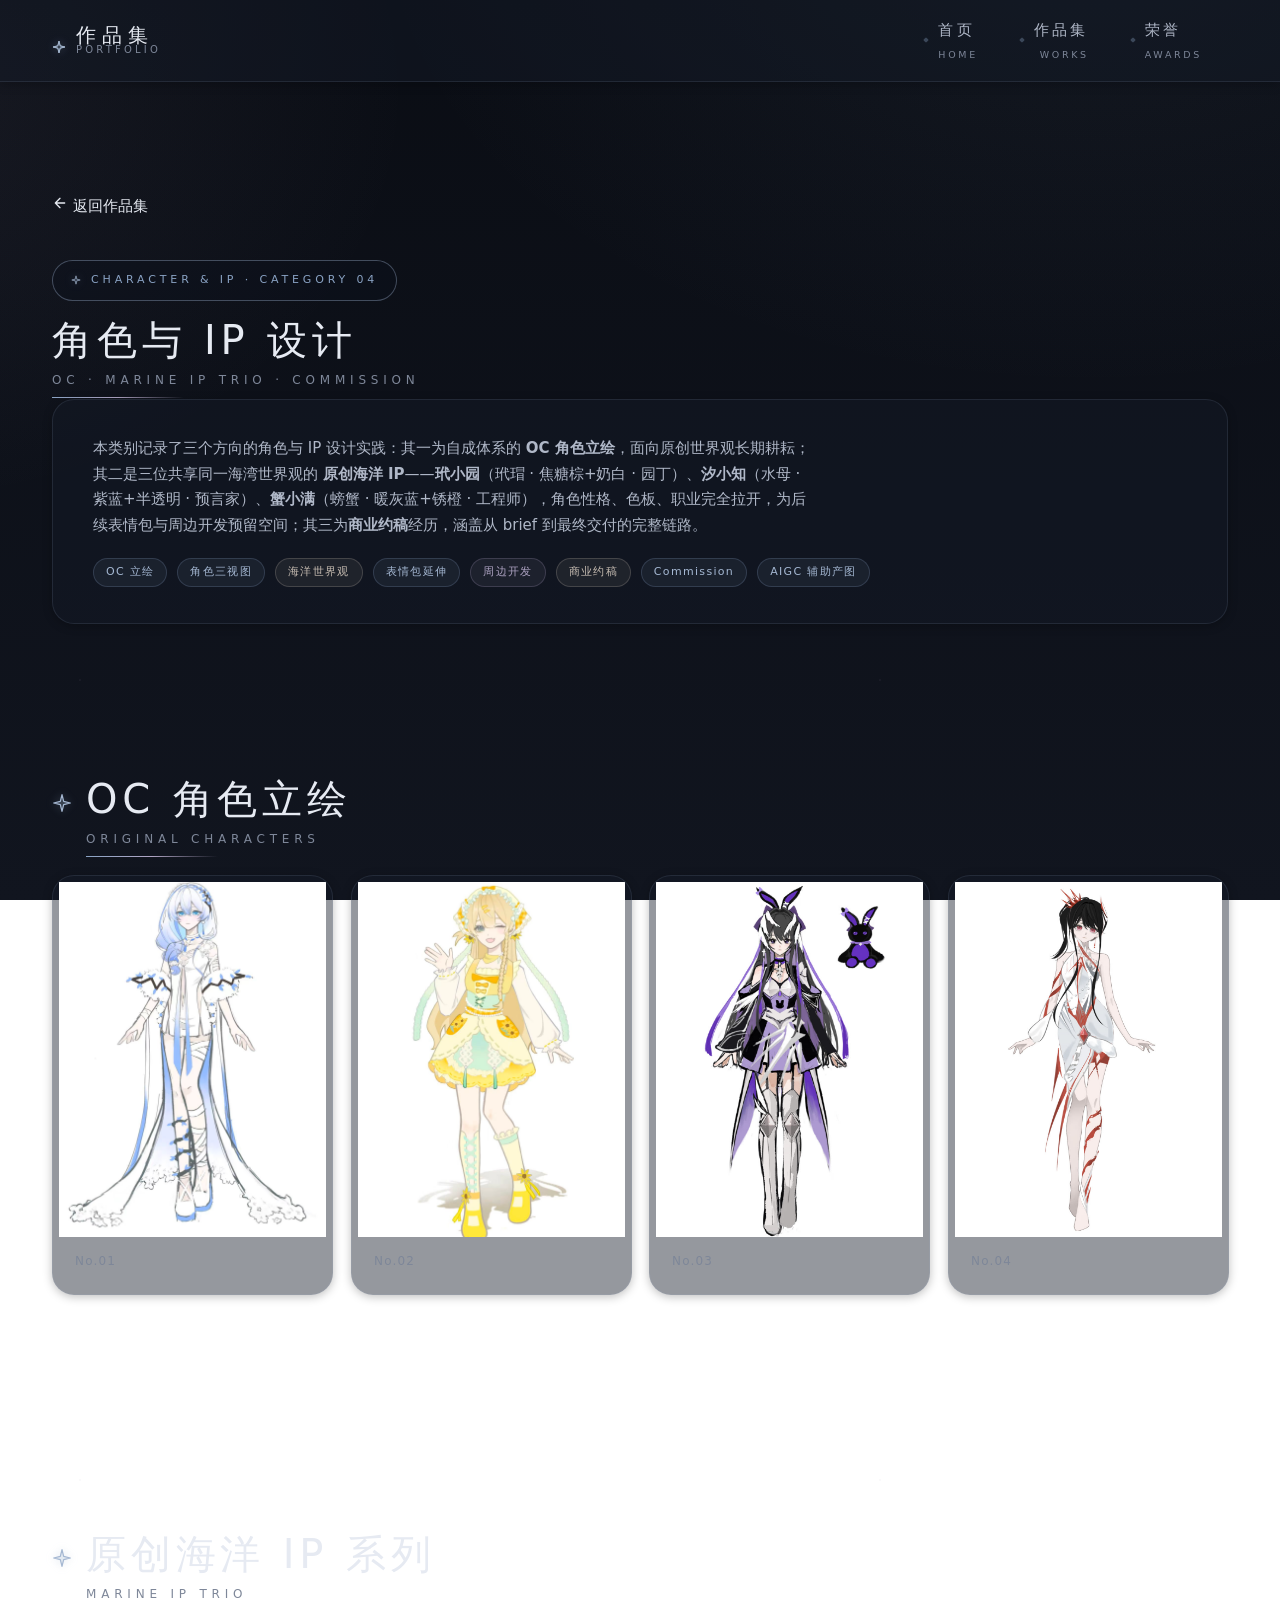
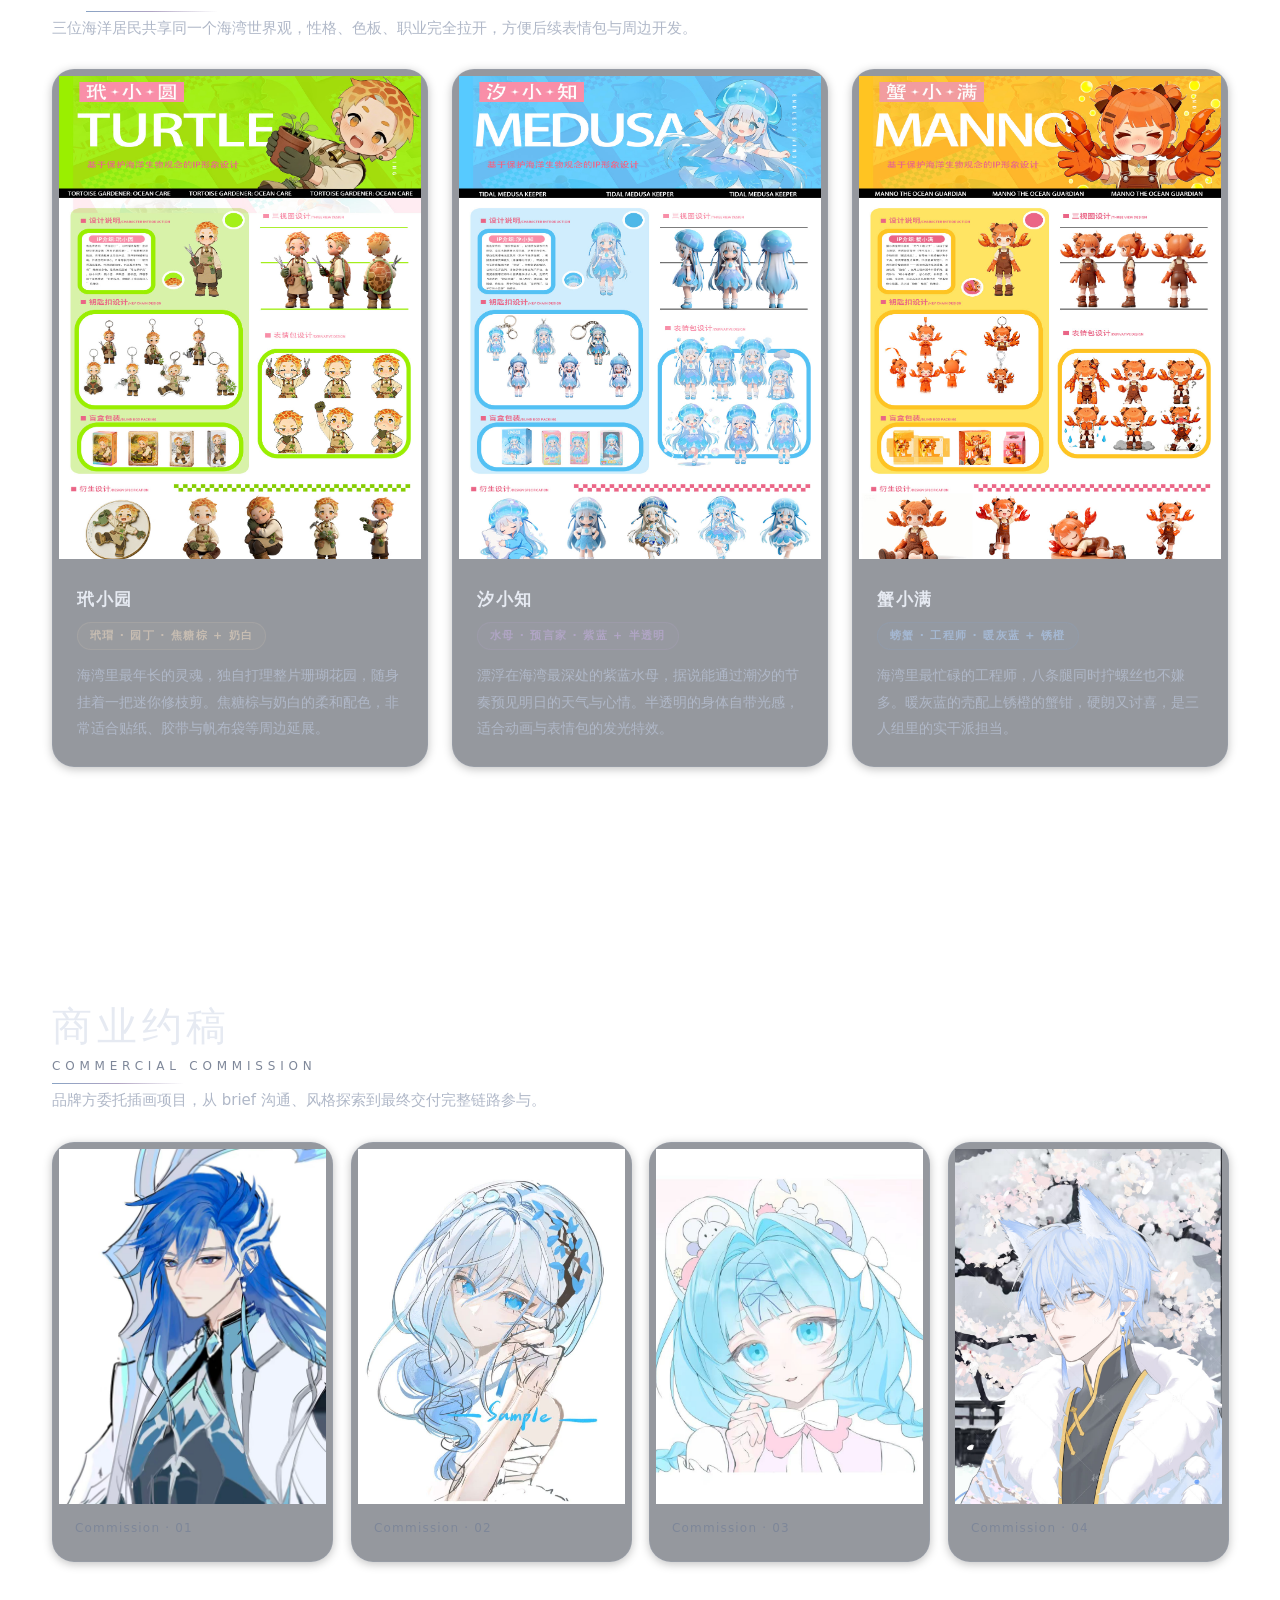
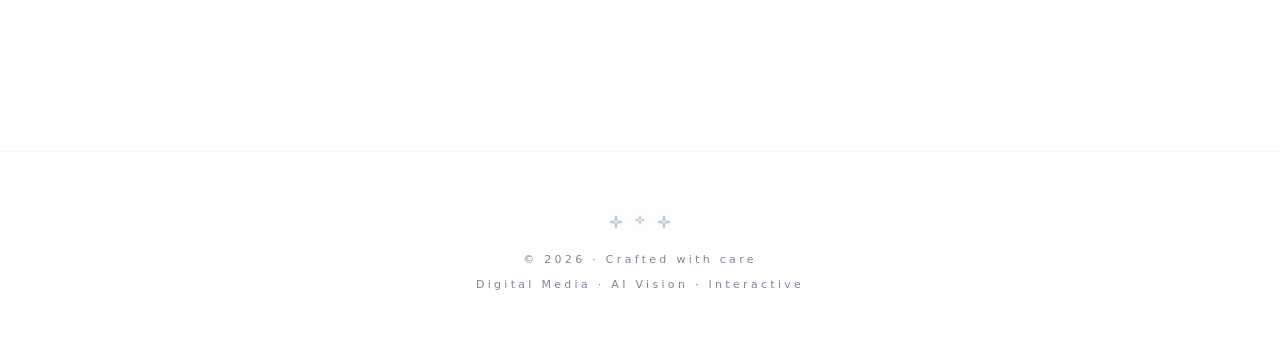
<file: work-ip.html>
<!DOCTYPE html>
<html lang="zh-CN">
<head>
<meta charset="UTF-8" />
<meta name="viewport" content="width=device-width, initial-scale=1.0" />
<title>角色与 IP 设计 | 作品集详情</title>
<meta name="description" content="角色与 IP 设计：OC 角色立绘、原创海洋 IP（玳小园 玳瑁园丁 / 汐小知 水母预言家 / 蟹小满 螃蟹工程师）+ 商业约稿。" />
<link rel="stylesheet" href="css/main.css" />
<style>
@media (max-width: 900px){ .oc-grid, .cm-grid{grid-template-columns:repeat(2,1fr) !important;} }
@media (max-width: 640px){ .oc-grid, .cm-grid, .ip-grid{grid-template-columns:1fr !important;} }
</style>
</head>
<body>
<header class="navbar">
<div class="nav-inner">
<a class="brand" href="index.html"><span class="dot-star"><svg class="icon-star" viewBox="0 0 24 24" fill="none" stroke="currentColor" stroke-width="1.5" stroke-linejoin="round"><path d="M12 2 L14 10 L22 12 L14 14 L12 22 L10 14 L2 12 L10 10 Z" fill="currentColor" fill-opacity="0.18"/><path d="M12 2 L14 10 L22 12 L14 14 L12 22 L10 14 L2 12 L10 10 Z"/></svg></span>
<div><div class="brand-cn">作品集</div><div class="brand-en">Portfolio</div></div>
</a>
<ul class="nav-menu">
<li><a href="index.html"><span class="t-cn">首页</span><span class="t-en">Home</span></a></li>
<li><a href="works.html"><span class="t-cn">作品集</span><span class="t-en">Works</span></a></li>
<li><a href="awards.html"><span class="t-cn">荣誉</span><span class="t-en">Awards</span></a></li>
</ul>
<div class="nav-actions">
<button class="hamburger" aria-label="菜单"><svg viewBox="0 0 24 24" fill="none" stroke="currentColor" stroke-width="1.8" stroke-linecap="round"><path d="M4 7h16M4 12h16M4 17h16"/></svg></button>
</div>
</div>
</header>

<main style="padding-top: calc(var(--nav-h) + 30px);">
<div class="container">

<!-- 1. Back 按钮 -->
<a href="works.html" class="back-btn reveal" data-delay="0">
<svg width="16" height="16" viewBox="0 0 24 24" fill="none" stroke="currentColor" stroke-width="2" stroke-linecap="round" stroke-linejoin="round"><path d="M19 12H5M12 19l-7-7 7-7"/></svg>
返回作品集
</a>

<!-- 2. eyebrow + h1 概述卡 -->
<div class="section" style="padding-top: 40px;">
<div class="reveal">
<div class="eyebrow">
<svg class="icon-star sm" viewBox="0 0 24 24" fill="none" stroke="currentColor" stroke-width="1.6" stroke-linejoin="round"><path d="M12 2 L14 10 L22 12 L14 14 L12 22 L10 14 L2 12 L10 10 Z" fill="currentColor" fill-opacity="0.2"/></svg>
<span>Character &amp; IP · Category 04</span>
</div>
<h1 class="section-title">
<span>角色与 IP 设计</span>
<span class="en">OC · Marine IP Trio · Commission</span>
</h1>
</div>

<div class="glass-card reveal" data-delay="1" style="padding: 36px 40px;">
<p class="section-desc" style="margin-bottom: 20px;">
本类别记录了三个方向的角色与 IP 设计实践：其一为自成体系的 <strong>OC 角色立绘</strong>，面向原创世界观长期耕耘；其二是三位共享同一海湾世界观的 <strong>原创海洋 IP</strong>——<strong>玳小园</strong>（玳瑁 · 焦糖棕+奶白 · 园丁）、<strong>汐小知</strong>（水母 · 紫蓝+半透明 · 预言家）、<strong>蟹小满</strong>（螃蟹 · 暖灰蓝+锈橙 · 工程师），角色性格、色板、职业完全拉开，为后续表情包与周边开发预留空间；其三为<strong>商业约稿</strong>经历，涵盖从 brief 到最终交付的完整链路。
</p>
<div style="display: flex; flex-wrap: wrap; gap: 10px;">
<span class="tag">OC 立绘</span>
<span class="tag">角色三视图</span>
<span class="tag warm">海洋世界观</span>
<span class="tag">表情包延伸</span>
<span class="tag purple">周边开发</span>
<span class="tag warm">商业约稿</span>
<span class="tag">Commission</span>
<span class="tag">AIGC 辅助产图</span>
</div>
</div>
</div>

<!-- 3. OC 角色立绘 -->
<div class="section">
<div class="reveal" style="display:flex; align-items:baseline; gap:14px; margin-bottom: 28px;">
<svg class="icon-star lg" viewBox="0 0 24 24" fill="none" stroke="currentColor" stroke-width="1.5" stroke-linejoin="round"><path d="M12 2 L14 10 L22 12 L14 14 L12 22 L10 14 L2 12 L10 10 Z" fill="currentColor" fill-opacity="0.2"/></svg>
<h3 class="section-title" style="margin:0;"><span>OC 角色立绘</span><span class="en">Original Characters</span></h3>
</div>

<div class="oc-grid eq-grid" style="display:grid; grid-template-columns:repeat(4, 1fr); gap:18px;">
<a class="glass-card reveal" data-delay="0" data-lb-group="oc" data-src="assets/images/oc-character-1.jpg" style="padding: 6px; overflow:hidden; text-decoration:none; color:inherit; display:block;">
<img src="assets/images/oc-character-1.jpg" alt="OC 角色 01" loading="lazy" style="aspect-ratio: 3/4; object-fit: cover; width: 100%; display:block;" />
<div style="padding: 14px 16px 16px;">
<div style="font-size:12px; letter-spacing:.1em; color:var(--ink-faint);">No.01</div>
</div>
</a>

<a class="glass-card reveal" data-delay="1" data-lb-group="oc" data-src="assets/images/oc-character-2.jpg" style="padding: 6px; overflow:hidden; text-decoration:none; color:inherit; display:block;">
<img src="assets/images/oc-character-2.jpg" alt="OC 角色 02" loading="lazy" style="aspect-ratio: 3/4; object-fit: cover; width: 100%; display:block;" />
<div style="padding: 14px 16px 16px;">
<div style="font-size:12px; letter-spacing:.1em; color:var(--ink-faint);">No.02</div>
</div>
</a>

<a class="glass-card reveal" data-delay="2" data-lb-group="oc" data-src="assets/images/oc-character-3.jpg" style="padding: 6px; overflow:hidden; text-decoration:none; color:inherit; display:block;">
<img src="assets/images/oc-character-3.jpg" alt="OC 角色 03" loading="lazy" style="aspect-ratio: 3/4; object-fit: cover; width: 100%; display:block;" />
<div style="padding: 14px 16px 16px;">
<div style="font-size:12px; letter-spacing:.1em; color:var(--ink-faint);">No.03</div>
</div>
</a>

<a class="glass-card reveal" data-delay="3" data-lb-group="oc" data-src="assets/images/oc-character-4.jpg" style="padding: 6px; overflow:hidden; text-decoration:none; color:inherit; display:block;">
<img src="assets/images/oc-character-4.jpg" alt="OC 角色 04" loading="lazy" style="aspect-ratio: 3/4; object-fit: cover; width: 100%; display:block;" />
<div style="padding: 14px 16px 16px;">
<div style="font-size:12px; letter-spacing:.1em; color:var(--ink-faint);">No.04</div>
</div>
</a>
</div>
</div>

<!-- 4. 原创海洋 IP 系列 -->
<div class="section" style="margin-top: 84px;">
<div class="reveal" style="display:flex; align-items:baseline; gap:14px; margin-bottom: 14px;">
<svg class="icon-star lg" viewBox="0 0 24 24" fill="none" stroke="currentColor" stroke-width="1.5" stroke-linejoin="round"><path d="M12 2 L14 10 L22 12 L14 14 L12 22 L10 14 L2 12 L10 10 Z" fill="currentColor" fill-opacity="0.2"/></svg>
<h3 class="section-title" style="margin:0;"><span>原创海洋 IP 系列</span><span class="en">Marine IP Trio</span></h3>
</div>
<p class="reveal section-desc" data-delay="0" style="margin-bottom: 28px;">
三位海洋居民共享同一个海湾世界观，性格、色板、职业完全拉开，方便后续表情包与周边开发。
</p>

<div class="ip-grid eq-grid" style="display:grid; grid-template-columns:repeat(3, 1fr); gap:24px;">

<!-- 玳小园 -->
<div class="glass-card reveal" data-delay="1" style="overflow:hidden;">
<a class="data-lb" data-lb-group="ip" data-src="assets/images/ip-daixiaoyuan.jpg" style="display:block; padding: 6px;">
<img src="assets/images/ip-daixiaoyuan.jpg" alt="玳小园 玳瑁园丁" loading="lazy" style="aspect-ratio: 3/4; object-fit: cover; width: 100%; display:block;" />
</a>
<div style="padding: 20px 24px 24px;">
<h4 style="margin:0 0 8px; font-size:17px; letter-spacing:.1em;">玳小园</h4>
<span class="tag warm" style="font-weight:600;">玳瑁 · 园丁 · 焦糖棕 + 奶白</span>
<p style="margin: 12px 0 0; color:var(--ink-soft); font-size:14px; line-height:1.9;">
海湾里最年长的灵魂，独自打理整片珊瑚花园，随身挂着一把迷你修枝剪。焦糖棕与奶白的柔和配色，非常适合贴纸、胶带与帆布袋等周边延展。
</p>
</div>
</div>

<!-- 汐小知 -->
<div class="glass-card reveal" data-delay="2" style="overflow:hidden;">
<a class="data-lb" data-lb-group="ip" data-src="assets/images/ip-xixiaozhi.jpg" style="display:block; padding: 6px;">
<img src="assets/images/ip-xixiaozhi.jpg" alt="汐小知 水母预言家" loading="lazy" style="aspect-ratio: 3/4; object-fit: cover; width: 100%; display:block;" />
</a>
<div style="padding: 20px 24px 24px;">
<h4 style="margin:0 0 8px; font-size:17px; letter-spacing:.1em;">汐小知</h4>
<span class="tag purple" style="font-weight:600;">水母 · 预言家 · 紫蓝 + 半透明</span>
<p style="margin: 12px 0 0; color:var(--ink-soft); font-size:14px; line-height:1.9;">
漂浮在海湾最深处的紫蓝水母，据说能通过潮汐的节奏预见明日的天气与心情。半透明的身体自带光感，适合动画与表情包的发光特效。
</p>
</div>
</div>

<!-- 蟹小满 -->
<div class="glass-card reveal" data-delay="3" style="overflow:hidden;">
<a class="data-lb" data-lb-group="ip" data-src="assets/images/ip-xiexiaoman.jpg" style="display:block; padding: 6px;">
<img src="assets/images/ip-xiexiaoman.jpg" alt="蟹小满 螃蟹工程师" loading="lazy" style="aspect-ratio: 3/4; object-fit: cover; width: 100%; display:block;" />
</a>
<div style="padding: 20px 24px 24px;">
<h4 style="margin:0 0 8px; font-size:17px; letter-spacing:.1em;">蟹小满</h4>
<span class="tag" style="font-weight:600;">螃蟹 · 工程师 · 暖灰蓝 + 锈橙</span>
<p style="margin: 12px 0 0; color:var(--ink-soft); font-size:14px; line-height:1.9;">
海湾里最忙碌的工程师，八条腿同时拧螺丝也不嫌多。暖灰蓝的壳配上锈橙的蟹钳，硬朗又讨喜，是三人组里的实干派担当。
</p>
</div>
</div>

</div>
</div>

<!-- 5. 商业约稿 -->
<div class="section" style="margin-top: 84px;">
<div class="reveal" style="margin-bottom: 14px;">
<h3 class="section-title" style="margin:0;"><span>商业约稿</span><span class="en">Commercial Commission</span></h3>
</div>
<p class="reveal section-desc" data-delay="0" style="margin-bottom: 28px;">
品牌方委托插画项目，从 brief 沟通、风格探索到最终交付完整链路参与。
</p>

<div class="cm-grid eq-grid" style="display:grid; grid-template-columns:repeat(4, 1fr); gap:18px;">
<a class="glass-card reveal" data-delay="0" data-lb-group="commission" data-src="assets/images/commission-1.jpg" style="padding: 6px; overflow:hidden; text-decoration:none; color:inherit; display:block;">
<img src="assets/images/commission-1.jpg" alt="商业约稿 01" loading="lazy" style="aspect-ratio: 3/4; object-fit: cover; width: 100%; display:block;" />
<div style="padding: 14px 16px 16px;">
<div style="font-size:12px; letter-spacing:.1em; color:var(--ink-faint);">Commission · 01</div>
</div>
</a>

<a class="glass-card reveal" data-delay="1" data-lb-group="commission" data-src="assets/images/commission-2.jpg" style="padding: 6px; overflow:hidden; text-decoration:none; color:inherit; display:block;">
<img src="assets/images/commission-2.jpg" alt="商业约稿 02" loading="lazy" style="aspect-ratio: 3/4; object-fit: cover; width: 100%; display:block;" />
<div style="padding: 14px 16px 16px;">
<div style="font-size:12px; letter-spacing:.1em; color:var(--ink-faint);">Commission · 02</div>
</div>
</a>

<a class="glass-card reveal" data-delay="2" data-lb-group="commission" data-src="assets/images/commission-3.jpg" style="padding: 6px; overflow:hidden; text-decoration:none; color:inherit; display:block;">
<img src="assets/images/commission-3.jpg" alt="商业约稿 03" loading="lazy" style="aspect-ratio: 3/4; object-fit: cover; width: 100%; display:block;" />
<div style="padding: 14px 16px 16px;">
<div style="font-size:12px; letter-spacing:.1em; color:var(--ink-faint);">Commission · 03</div>
</div>
</a>

<a class="glass-card reveal" data-delay="3" data-lb-group="commission" data-src="assets/images/commission-4.jpg" style="padding: 6px; overflow:hidden; text-decoration:none; color:inherit; display:block;">
<img src="assets/images/commission-4.jpg" alt="商业约稿 04" loading="lazy" style="aspect-ratio: 3/4; object-fit: cover; width: 100%; display:block;" />
<div style="padding: 14px 16px 16px;">
<div style="font-size:12px; letter-spacing:.1em; color:var(--ink-faint);">Commission · 04</div>
</div>
</a>
</div>
</div>

</div>
</main>

<footer class="footer">
<div class="container">
<div class="stars">
<svg class="icon-star" viewBox="0 0 24 24" fill="none" stroke="currentColor" stroke-width="1.5" stroke-linejoin="round"><path d="M12 2 L14 10 L22 12 L14 14 L12 22 L10 14 L2 12 L10 10 Z" fill="currentColor" fill-opacity="0.2"/></svg>
<svg class="icon-star sm" viewBox="0 0 24 24" fill="none" stroke="currentColor" stroke-width="1.5" stroke-linejoin="round"><path d="M12 2 L14 10 L22 12 L14 14 L12 22 L10 14 L2 12 L10 10 Z" fill="currentColor" fill-opacity="0.2"/></svg>
<svg class="icon-star" viewBox="0 0 24 24" fill="none" stroke="currentColor" stroke-width="1.5" stroke-linejoin="round"><path d="M12 2 L14 10 L22 12 L14 14 L12 22 L10 14 L2 12 L10 10 Z" fill="currentColor" fill-opacity="0.2"/></svg>
</div>
<p>© 2026 · Crafted with care</p>
<p>Digital Media · AI Vision · Interactive</p>
</div>
</footer>

<div class="lightbox" role="dialog" aria-modal="true">
<button class="close" aria-label="关闭"><svg width="18" height="18" viewBox="0 0 24 24" fill="none" stroke="currentColor" stroke-width="2" stroke-linecap="round"><path d="M6 6l12 12M18 6L6 18"/></svg></button>
<button class="nav prev" aria-label="上一张"><svg width="18" height="18" viewBox="0 0 24 24" fill="none" stroke="currentColor" stroke-width="2" stroke-linecap="round" stroke-linejoin="round"><path d="M15 18l-6-6 6-6"/></svg></button>
<button class="nav next" aria-label="下一张"><svg width="18" height="18" viewBox="0 0 24 24" fill="none" stroke="currentColor" stroke-width="2" stroke-linecap="round" stroke-linejoin="round"><path d="M9 6l6 6-6 6"/></svg></button>
<div class="lb-stage"></div>
<div class="counter">1 / 1</div>
</div>

<button class="back-top" aria-label="返回顶部"><svg width="18" height="18" viewBox="0 0 24 24" fill="none" stroke="currentColor" stroke-width="2" stroke-linecap="round" stroke-linejoin="round"><path d="M12 19V5M5 12l7-7 7 7"/></svg></button>
<script src="js/main.js"></script>
</body>
</html>
</file>
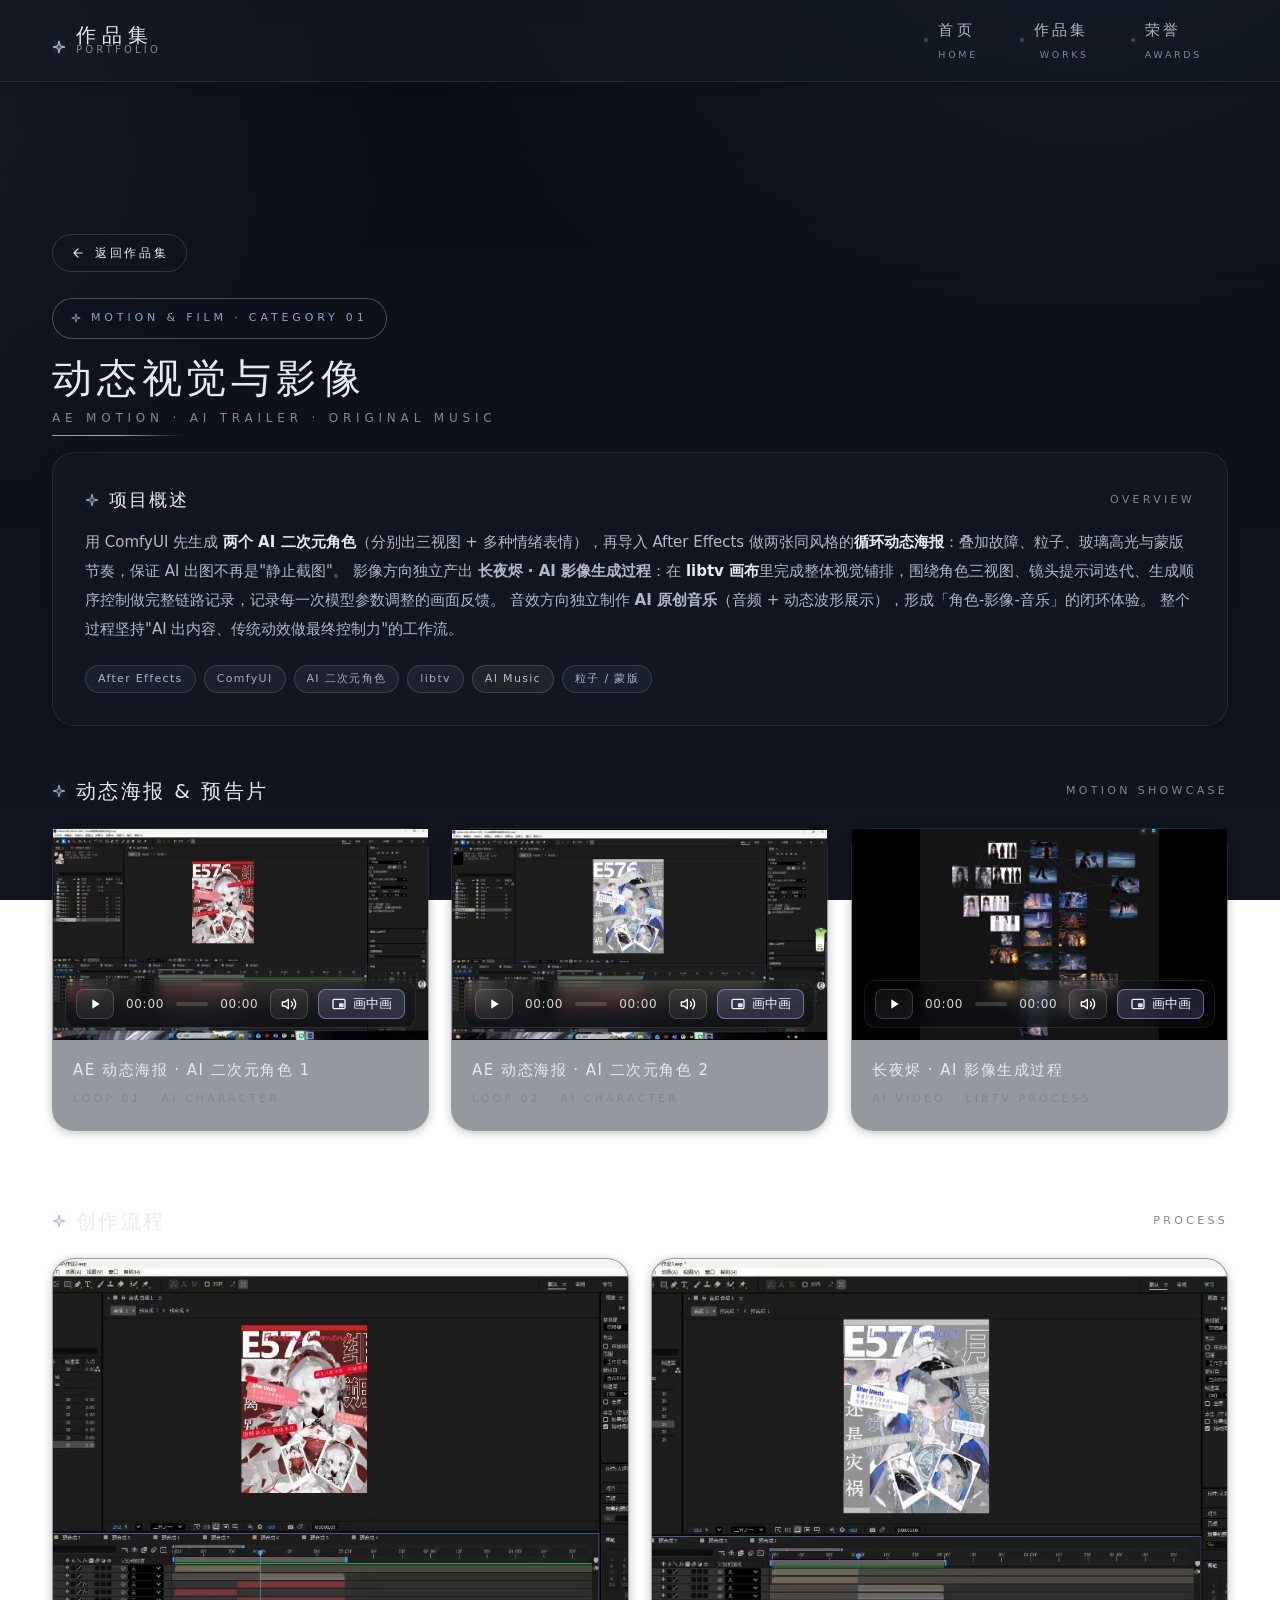
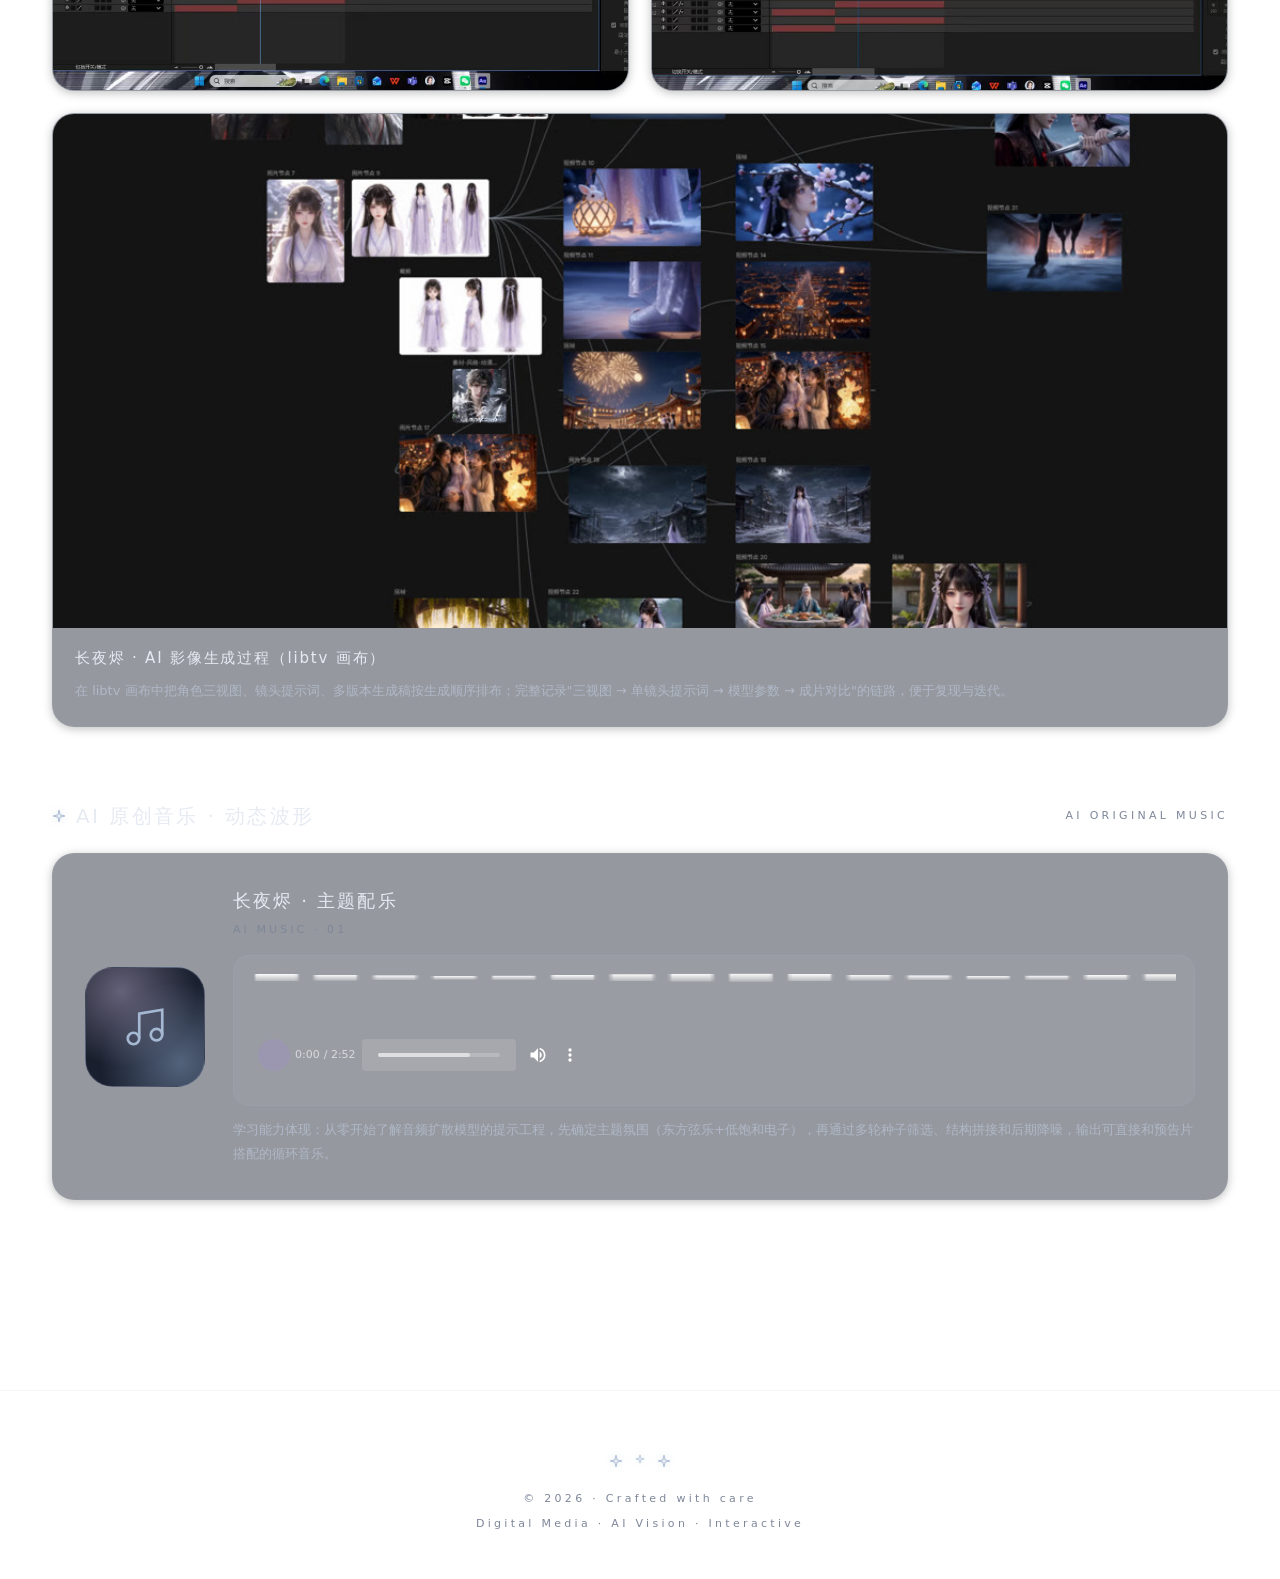
<file: work-motion.html>
<!DOCTYPE html>
<html lang="zh-CN">
<head>
<meta charset="UTF-8" />
<meta name="viewport" content="width=device-width, initial-scale=1.0" />
<title>动态视觉与影像 | 作品集详情</title>
<meta name="description" content="动态视觉与影像：两张 AI 二次元角色 AE 动态海报、长夜烬 AI 影像生成过程、AI 原创音乐。AI 角色出图 + AE 动效闭环。" />
<link rel="stylesheet" href="css/main.css" />
</head>
<body>
<header class="navbar">
<div class="nav-inner">
<a class="brand" href="index.html"><span class="dot-star"><svg class="icon-star" viewBox="0 0 24 24" fill="none" stroke="currentColor" stroke-width="1.5" stroke-linejoin="round"><path d="M12 2 L14 10 L22 12 L14 14 L12 22 L10 14 L2 12 L10 10 Z" fill="currentColor" fill-opacity="0.18"/><path d="M12 2 L14 10 L22 12 L14 14 L12 22 L10 14 L2 12 L10 10 Z"/></svg></span>
<div><div class="brand-cn">作品集</div><div class="brand-en">Portfolio</div></div>
</a>
<ul class="nav-menu">
<li><a href="index.html"><span class="t-cn">首页</span><span class="t-en">Home</span></a></li>
<li><a href="works.html"><span class="t-cn">作品集</span><span class="t-en">Works</span></a></li>
<li><a href="awards.html"><span class="t-cn">荣誉</span><span class="t-en">Awards</span></a></li>
</ul>
<div class="nav-actions">
<button class="hamburger" aria-label="菜单"><svg viewBox="0 0 24 24" fill="none" stroke="currentColor" stroke-width="1.8" stroke-linecap="round"><path d="M4 7h16M4 12h16M4 17h16"/></svg></button>
</div>
</div>
</div>
</header>
<main style="padding-top: calc(var(--nav-h) + 30px);">
<section class="section" style="padding-top: 40px;">
<div class="container">
<a href="works.html" class="btn reveal" style="margin-bottom: 26px; padding: 8px 18px; font-size:12px;">
<svg width="14" height="14" viewBox="0 0 24 24" fill="none" stroke="currentColor" stroke-width="2" stroke-linecap="round" stroke-linejoin="round"><path d="M19 12H5M12 19l-7-7 7-7"/></svg>
<span undefined>返回作品集</span>
</a>
<div class="reveal">
<div class="eyebrow">
<svg class="icon-star sm" viewBox="0 0 24 24" fill="none" stroke="currentColor" stroke-width="1.6" stroke-linejoin="round"><path d="M12 2 L14 10 L22 12 L14 14 L12 22 L10 14 L2 12 L10 10 Z" fill="currentColor" fill-opacity="0.2"/></svg>
<span>Motion & Film · Category 01</span>
</div>
<h1 class="section-title">
动态视觉与影像
<span class="en">AE Motion · AI Trailer · Original Music</span>
</h1>
</div>
<div class="glass-card reveal" data-delay="1" style="padding: 32px; margin: 26px 0 48px;">
<h3 style="margin:0 0 12px; display:flex; align-items:center; gap:10px; font-size:18px; font-weight:400; letter-spacing:0.12em;">
<svg class="icon-star" viewBox="0 0 24 24" fill="none" stroke="currentColor" stroke-width="1.6" stroke-linejoin="round"><path d="M12 2 L14 10 L22 12 L14 14 L12 22 L10 14 L2 12 L10 10 Z" fill="currentColor" fill-opacity="0.2"/></svg>
<span undefined>项目概述</span>
<span style="margin-left:auto; font-family:var(--font-en); font-size:11px; letter-spacing:0.3em; color:var(--ink-faint); text-transform:uppercase;">Overview</span>
</h3>
<p style="margin:0; color:var(--ink-soft); line-height:1.95;">
用 ComfyUI 先生成 <b style="color:var(--ink);">两个 AI 二次元角色</b>（分别出三视图 + 多种情绪表情），再导入 After Effects 做两张同风格的<b style="color:var(--ink);">循环动态海报</b>：叠加故障、粒子、玻璃高光与蒙版节奏，保证 AI 出图不再是"静止截图"。
影像方向独立产出 <b>长夜烬 · AI 影像生成过程</b>：在 <b style="color:var(--ink);">libtv 画布</b>里完成整体视觉铺排，围绕角色三视图、镜头提示词迭代、生成顺序控制做完整链路记录，记录每一次模型参数调整的画面反馈。
音效方向独立制作 <b>AI 原创音乐</b>（音频 + 动态波形展示），形成「角色-影像-音乐」的闭环体验。
整个过程坚持"AI 出内容、传统动效做最终控制力"的工作流。
</p>
<div style="margin-top:20px; display:flex; flex-wrap:wrap; gap:8px;">
<span class="tag">After Effects</span>
<span class="tag purple">ComfyUI</span>
<span class="tag purple">AI 二次元角色</span>
<span class="tag purple">libtv</span>
<span class="tag warm">AI Music</span>
<span class="tag">粒子 / 蒙版</span>
</div>
</div>
<!-- 视频并列轮播区 -->
<div class="reveal">
<h3 class="subsection" style="display:flex; align-items:center; gap:10px; font-size:20px; font-weight:400; letter-spacing:0.12em; margin: 0 0 20px;">
<svg class="icon-star" viewBox="0 0 24 24" fill="none" stroke="currentColor" stroke-width="1.6" stroke-linejoin="round"><path d="M12 2 L14 10 L22 12 L14 14 L12 22 L10 14 L2 12 L10 10 Z" fill="currentColor" fill-opacity="0.2"/></svg>
动态海报 & 预告片
<span style="margin-left:auto; font-family:var(--font-en); font-size:11px; letter-spacing:0.3em; color:var(--ink-faint); text-transform:uppercase;">Motion Showcase</span>
</h3>
</div>
<div style="display:grid; grid-template-columns:repeat(3,1fr); gap:22px;" class="detail-media-grid">
<div class="glass-card reveal" data-delay="1" style="overflow:hidden;">
<div style="aspect-ratio: 16/9; background:#000;">
<video controls preload="metadata" playsinline poster="assets/images/ae-project-screenshot-1.jpg" style="width:100%; height:100%; object-fit:cover;">
<source src="assets/videos/ae-poster-loop-character.mp4" type="video/mp4" />
</video>
</div>
<div style="padding:18px 20px 22px;">
<div style="color:var(--ink); letter-spacing:0.1em;">AE 动态海报 · AI 二次元角色 1</div>
<div style="margin-top:6px; color:var(--ink-faint); font-family:var(--font-en); font-size:11px; letter-spacing:0.28em;">LOOP 01 · AI CHARACTER</div>
</div>
</div>
<div class="glass-card reveal" data-delay="2" style="overflow:hidden;">
<div style="aspect-ratio: 16/9; background:#000;">
<video controls preload="metadata" playsinline poster="assets/images/ae-project-screenshot-2.jpg" style="width:100%; height:100%; object-fit:cover;">
<source src="assets/videos/ae-poster-loop-2.mp4" type="video/mp4" />
</video>
</div>
<div style="padding:18px 20px 22px;">
<div style="color:var(--ink); letter-spacing:0.1em;">AE 动态海报 · AI 二次元角色 2</div>
<div style="margin-top:6px; color:var(--ink-faint); font-family:var(--font-en); font-size:11px; letter-spacing:0.28em;">LOOP 02 · AI CHARACTER</div>
</div>
</div>
<div class="glass-card reveal" data-delay="3" style="overflow:hidden;">
<div style="aspect-ratio: 16/9; background:#000;">
<video controls preload="metadata" playsinline poster="assets/images/canvas-process-night.jpg" style="width:100%; height:100%; object-fit:cover;">
<source src="assets/videos/ai-night-trailer.mp4" type="video/mp4" />
</video>
</div>
<div style="padding:18px 20px 22px;">
<div style="color:var(--ink); letter-spacing:0.1em;">长夜烬 · AI 影像生成过程</div>
<div style="margin-top:6px; color:var(--ink-faint); font-family:var(--font-en); font-size:11px; letter-spacing:0.28em;">AI VIDEO · LIBTV PROCESS</div>
</div>
</div>
</div>
<!-- AE 项目截图 -->
<div style="margin-top:72px;" class="reveal">
<h3 class="subsection" style="display:flex; align-items:center; gap:10px; font-size:20px; font-weight:400; letter-spacing:0.12em; margin: 0 0 20px;">
<svg class="icon-star" viewBox="0 0 24 24" fill="none" stroke="currentColor" stroke-width="1.6" stroke-linejoin="round"><path d="M12 2 L14 10 L22 12 L14 14 L12 22 L10 14 L2 12 L10 10 Z" fill="currentColor" fill-opacity="0.2"/></svg>
<span undefined>创作流程</span>
<span style="margin-left:auto; font-family:var(--font-en); font-size:11px; letter-spacing:0.3em; color:var(--ink-faint); text-transform:uppercase;">Process</span>
</h3>
</div>
<div style="display:grid; grid-template-columns: 1fr 1fr; gap:22px;" class="detail-process-grid">
<a class="glass-card reveal" data-delay="1" style="overflow:hidden; display:block;" data-lb-group="motion-process" data-src="assets/images/ae-project-screenshot-1.jpg">
<img src="assets/images/ae-project-screenshot-1.jpg" alt="AE 项目截图 1" loading="lazy" style="aspect-ratio: 4/3; object-fit: cover; width:100%;" />
</a>
<a class="glass-card reveal" data-delay="2" style="overflow:hidden; display:block;" data-lb-group="motion-process" data-src="assets/images/ae-project-screenshot-2.jpg">
<img src="assets/images/ae-project-screenshot-2.jpg" alt="AE 项目截图 2" loading="lazy" style="aspect-ratio: 4/3; object-fit: cover; width:100%;" />
</a>
<a class="glass-card reveal" data-delay="3" style="overflow:hidden; display:block; grid-column: 1 / -1;" data-lb-group="motion-process" data-src="assets/images/canvas-process-night.jpg">
<img src="assets/images/canvas-process-night.jpg" alt="长夜烬 画布过程" loading="lazy" style="aspect-ratio: 16/7; object-fit: cover; width:100%;" />
<div style="padding: 18px 22px 22px;">
<div style="letter-spacing:0.12em; color:var(--ink);">长夜烬 · AI 影像生成过程（libtv 画布）</div>
<p style="margin:8px 0 0; color:var(--ink-soft); font-size:13px; line-height:1.9;">
在 libtv 画布中把角色三视图、镜头提示词、多版本生成稿按生成顺序排布；完整记录"三视图 → 单镜头提示词 → 模型参数 → 成片对比"的链路，便于复现与迭代。
</p>
</div>
</a>
</div>
<!-- AI 音乐播放器 -->
<div style="margin-top:72px;" class="reveal">
<h3 class="subsection" style="display:flex; align-items:center; gap:10px; font-size:20px; font-weight:400; letter-spacing:0.12em; margin: 0 0 20px;">
<svg class="icon-star" viewBox="0 0 24 24" fill="none" stroke="currentColor" stroke-width="1.6" stroke-linejoin="round"><path d="M12 2 L14 10 L22 12 L14 14 L12 22 L10 14 L2 12 L10 10 Z" fill="currentColor" fill-opacity="0.2"/></svg>
AI 原创音乐 · 动态波形
<span style="margin-left:auto; font-family:var(--font-en); font-size:11px; letter-spacing:0.3em; color:var(--ink-faint); text-transform:uppercase;">AI Original Music</span>
</h3>
</div>
<div class="glass-card reveal" data-delay="1" style="padding: 32px; display:grid; grid-template-columns: 120px 1fr; gap:28px; align-items:center;" class="music-card">
<div style="width:120px; height:120px; border-radius: 28px; display:grid; place-items:center; background:
radial-gradient(circle at 30% 20%, rgba(176,165,196,.5), transparent 60%),
radial-gradient(circle at 80% 80%, rgba(138,163,196,.5), transparent 60%),
linear-gradient(135deg, #161b28, #1c2334);
border:1px solid var(--line-strong);">
<svg width="46" height="46" viewBox="0 0 24 24" fill="none" stroke="var(--mist-blue-soft)" stroke-width="1.4"><path d="M9 18V5l12-2v13"/><circle cx="6" cy="18" r="3"/><circle cx="18" cy="16" r="3"/></svg>
</div>
<div>
<div style="font-size:18px; letter-spacing:0.12em; color:var(--ink);">长夜烬 · 主题配乐</div>
<div style="font-family:var(--font-en); font-size:11px; letter-spacing:0.28em; color:var(--ink-faint); margin-top:4px;">AI MUSIC · 01</div>
<div style="margin-top: 16px; padding: 14px 18px; border-radius: 16px; background: rgba(255,255,255,.04); border:1px solid var(--line);">
<canvas class="wave-canvas" style="width:100%; height: 48px; display:block;"></canvas>
<audio class="wave-audio" controls preload="metadata" style="width:100%; margin-top:10px;">
<source src="assets/audio/ai-music.mp3" type="audio/mpeg" />
</audio>
</div>
<p style="margin:12px 0 0; color:var(--ink-soft); font-size:13px; line-height:1.9;">
学习能力体现：从零开始了解音频扩散模型的提示工程，先确定主题氛围（东方弦乐+低饱和电子），再通过多轮种子筛选、结构拼接和后期降噪，输出可直接和预告片搭配的循环音乐。
</p>
</div>
</div>
</div>
</section>
</main>
<footer class="footer">
<div class="container">
<div class="stars">
<svg class="icon-star" viewBox="0 0 24 24" fill="none" stroke="currentColor" stroke-width="1.5" stroke-linejoin="round"><path d="M12 2 L14 10 L22 12 L14 14 L12 22 L10 14 L2 12 L10 10 Z" fill="currentColor" fill-opacity="0.2"/></svg>
<svg class="icon-star sm" viewBox="0 0 24 24" fill="none" stroke="currentColor" stroke-width="1.5" stroke-linejoin="round"><path d="M12 2 L14 10 L22 12 L14 14 L12 22 L10 14 L2 12 L10 10 Z" fill="currentColor" fill-opacity="0.2"/></svg>
<svg class="icon-star" viewBox="0 0 24 24" fill="none" stroke="currentColor" stroke-width="1.5" stroke-linejoin="round"><path d="M12 2 L14 10 L22 12 L14 14 L12 22 L10 14 L2 12 L10 10 Z" fill="currentColor" fill-opacity="0.2"/></svg>
</div>
<p undefined>© 2026 · Crafted with care</p>
<p undefined>Digital Media · AI Vision · Interactive</p>
</div>
</footer>
<div class="lightbox" role="dialog" aria-modal="true">
<button class="close" aria-label="关闭"><svg width="18" height="18" viewBox="0 0 24 24" fill="none" stroke="currentColor" stroke-width="2" stroke-linecap="round"><path d="M6 6l12 12M18 6L6 18"/></svg></button>
<button class="nav prev" aria-label="上一张"><svg width="18" height="18" viewBox="0 0 24 24" fill="none" stroke="currentColor" stroke-width="2" stroke-linecap="round" stroke-linejoin="round"><path d="M15 18l-6-6 6-6"/></svg></button>
<button class="nav next" aria-label="下一张"><svg width="18" height="18" viewBox="0 0 24 24" fill="none" stroke="currentColor" stroke-width="2" stroke-linecap="round" stroke-linejoin="round"><path d="M9 6l6 6-6 6"/></svg></button>
<div class="lb-stage"></div>
<div class="counter">1 / 1</div>
</div>
<button class="back-top" aria-label="返回顶部"><svg width="18" height="18" viewBox="0 0 24 24" fill="none" stroke="currentColor" stroke-width="2" stroke-linecap="round" stroke-linejoin="round"><path d="M12 19V5M5 12l7-7 7 7"/></svg></button>
<script src="js/main.js"></script>
<style>
@media (max-width: 1080px){ .detail-media-grid{grid-template-columns: 1fr 1fr !important;} }
@media (max-width: 720px){
.detail-media-grid{grid-template-columns: 1fr !important;}
.detail-process-grid{grid-template-columns: 1fr !important;}
.music-card{grid-template-columns: 1fr !important; justify-items:center; text-align:center;}
}
</style>
</body>
</html>
</file>
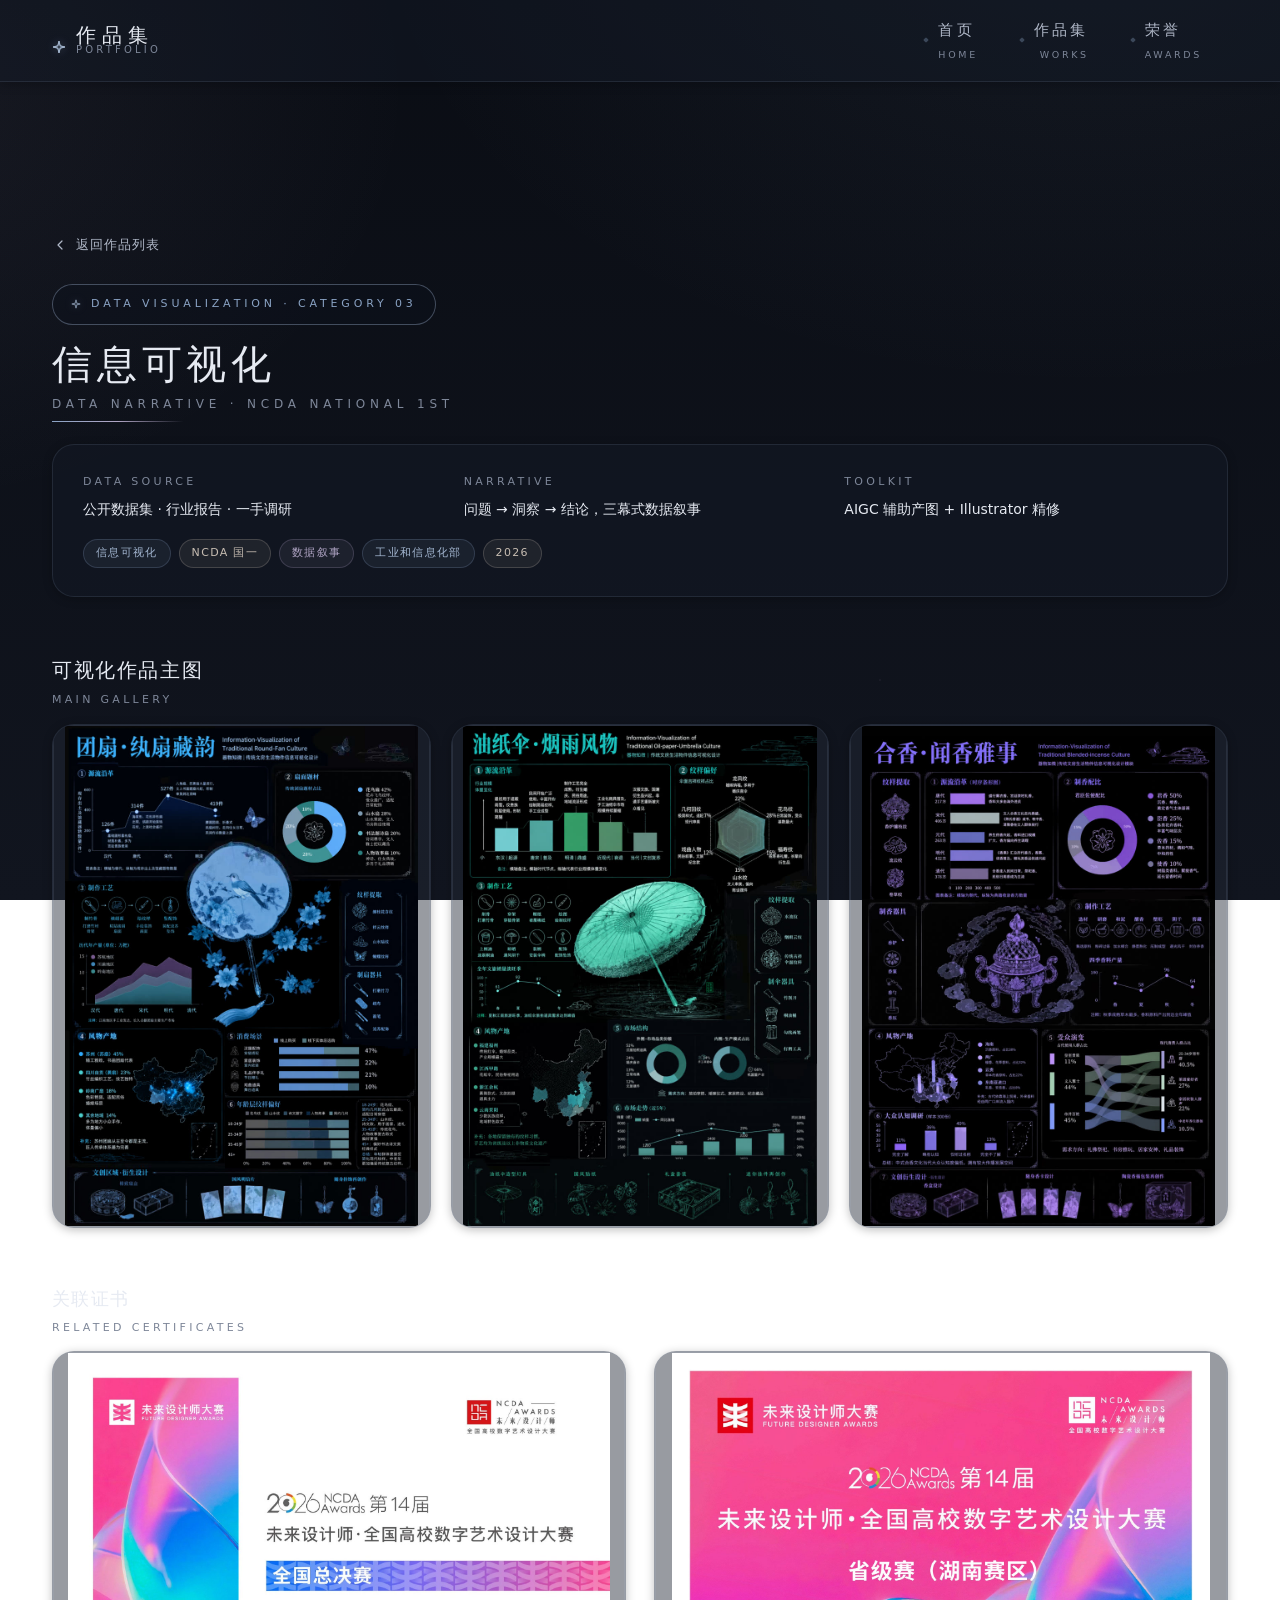
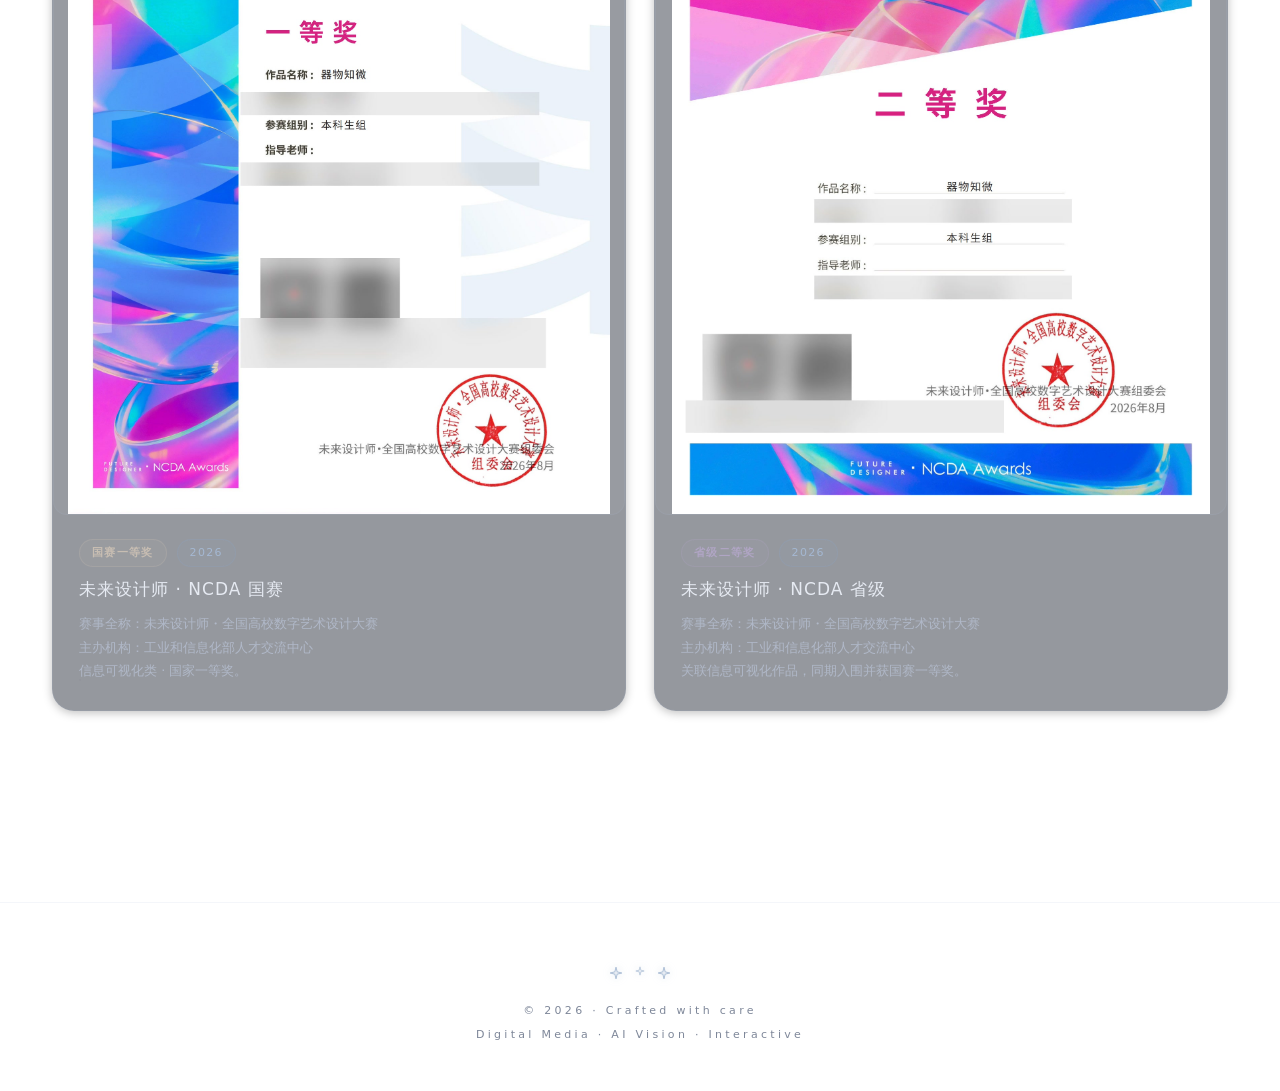
<file: work-viz.html>
<!DOCTYPE html>
<html lang="zh-CN">
<head>
<meta charset="UTF-8" />
<meta name="viewport" content="width=device-width, initial-scale=1.0" />
<title>信息可视化 | 作品集详情</title>
<meta name="description" content="信息可视化设计：3 张可视化作品横向画廊，NCDA 国赛一等奖（未来设计师）与省二证书。" />
<link rel="stylesheet" href="css/main.css" />
</head>
<body>
<header class="navbar">
<div class="nav-inner">
<a class="brand" href="index.html">
<span class="dot-star"><svg class="icon-star" viewBox="0 0 24 24" fill="none" stroke="currentColor" stroke-width="1.5" stroke-linejoin="round" aria-hidden="true"><path d="M12 2 L14 10 L22 12 L14 14 L12 22 L10 14 L2 12 L10 10 Z" fill="currentColor" fill-opacity="0.18"/><path d="M12 2 L14 10 L22 12 L14 14 L12 22 L10 14 L2 12 L10 10 Z"/></svg></span>
<div><div class="brand-cn">作品集</div><div class="brand-en">Portfolio</div></div>
</a>
<ul class="nav-menu">
<li><a href="index.html"><span class="t-cn">首页</span><span class="t-en">Home</span></a></li>
<li><a href="works.html"><span class="t-cn">作品集</span><span class="t-en">Works</span></a></li>
<li><a href="awards.html"><span class="t-cn">荣誉</span><span class="t-en">Awards</span></a></li>
</ul>
<div class="nav-actions">
<button class="hamburger" aria-label="菜单"><svg viewBox="0 0 24 24" fill="none" stroke="currentColor" stroke-width="1.8" stroke-linecap="round"><path d="M4 7h16M4 12h16M4 17h16"/></svg></button>
</div>
</div>
</header>
<main style="padding-top: calc(var(--nav-h) + 30px);">
<section class="section" style="padding-top: 40px;">
<div class="container">

<!-- Back -->
<a class="reveal" href="works.html" style="display:inline-flex; align-items:center; gap:8px; color:var(--ink-soft); font-size:13px; letter-spacing:.08em; text-decoration:none; margin-bottom:28px;">
<svg width="16" height="16" viewBox="0 0 24 24" fill="none" stroke="currentColor" stroke-width="1.8" stroke-linecap="round" stroke-linejoin="round"><path d="M15 18l-6-6 6-6"/></svg>
返回作品列表
</a>

<!-- Header -->
<div class="reveal">
<div class="eyebrow">
<svg class="icon-star sm" viewBox="0 0 24 24" fill="none" stroke="currentColor" stroke-width="1.6" stroke-linejoin="round"><path d="M12 2 L14 10 L22 12 L14 14 L12 22 L10 14 L2 12 L10 10 Z" fill="currentColor" fill-opacity="0.2"/></svg>
<span>Data Visualization · Category 03</span>
</div>
<h1 class="section-title">
<span>信息可视化</span>
<span class="en">Data Narrative · NCDA National 1st</span>
</h1>
</div>

<!-- 概述 -->
<div class="glass-card reveal" data-delay="1" style="margin-top:32px; overflow:hidden;">
<div style="padding:28px 30px;">
<div style="display:grid; grid-template-columns:repeat(3,1fr); gap:28px; margin-bottom:18px;">
<div>
<div style="font-family:var(--font-en); font-size:11px; letter-spacing:.3em; color:var(--ink-faint); margin-bottom:6px;">DATA SOURCE</div>
<div style="font-size:14px; color:var(--ink);">公开数据集 · 行业报告 · 一手调研</div>
</div>
<div>
<div style="font-family:var(--font-en); font-size:11px; letter-spacing:.3em; color:var(--ink-faint); margin-bottom:6px;">NARRATIVE</div>
<div style="font-size:14px; color:var(--ink);">问题 → 洞察 → 结论，三幕式数据叙事</div>
</div>
<div>
<div style="font-family:var(--font-en); font-size:11px; letter-spacing:.3em; color:var(--ink-faint); margin-bottom:6px;">TOOLKIT</div>
<div style="font-size:14px; color:var(--ink);">AIGC 辅助产图 + Illustrator 精修</div>
</div>
</div>
<div style="display:flex; flex-wrap:wrap; gap:8px;">
<span class="tag">信息可视化</span>
<span class="tag warm">NCDA 国一</span>
<span class="tag purple">数据叙事</span>
<span class="tag">工业和信息化部</span>
<span class="tag warm">2026</span>
</div>
</div>
</div>

<!-- 主画廊 -->
<div class="reveal" style="margin-top:56px; margin-bottom:14px;">
<h3 style="margin:0; font-size:20px; font-weight:400; letter-spacing:.08em;">可视化作品主图</h3>
<div style="font-family:var(--font-en); font-size:11px; letter-spacing:.3em; color:var(--ink-faint); margin-top:4px;">MAIN GALLERY</div>
</div>

<div class="viz-grid eq-grid reveal" data-delay="1" style="display:grid; grid-template-columns:repeat(3,1fr); gap:20px;">
<a data-lb-group="viz" data-src="assets/images/visualization-1.jpg" class="glass-card" style="overflow:hidden; text-decoration:none; color:inherit;">
<div class="media-frame contain ratio-34">
<img src="assets/images/visualization-1.jpg" alt="信息可视化作品 01" loading="lazy" />
</div>
</a>
<a data-lb-group="viz" data-src="assets/images/visualization-2.jpg" class="glass-card" style="overflow:hidden; text-decoration:none; color:inherit;">
<div class="media-frame contain ratio-34">
<img src="assets/images/visualization-2.jpg" alt="信息可视化作品 02" loading="lazy" />
</div>
</a>
<a data-lb-group="viz" data-src="assets/images/visualization-3.jpg" class="glass-card" style="overflow:hidden; text-decoration:none; color:inherit;">
<div class="media-frame contain ratio-34">
<img src="assets/images/visualization-3.jpg" alt="信息可视化作品 03" loading="lazy" />
</div>
</a>
</div>

<!-- 关联证书 -->
<div class="reveal" style="margin-top:56px; margin-bottom:14px;">
<h4 style="margin:0; font-size:18px; font-weight:400; letter-spacing:.08em;">关联证书</h4>
<div style="font-family:var(--font-en); font-size:11px; letter-spacing:.3em; color:var(--ink-faint); margin-top:4px;">RELATED CERTIFICATES</div>
</div>

<div class="viz-cert-grid eq-grid reveal" data-delay="1" style="display:grid; grid-template-columns:repeat(2,1fr); gap:28px;">
<!-- 国一证书 -->
<div class="glass-card reveal" data-delay="1" style="overflow:hidden;">
<div class="media-frame contain ratio-34">
<img src="assets/images/ncda-national-1st.jpg" alt="NCDA 未来设计师 国赛一等奖证书" loading="lazy" />
</div>
<div style="padding:24px 26px 28px;">
<div style="display:flex; align-items:center; gap:10px; margin-bottom:8px;">
<span class="tag warm" style="font-weight:600;">国赛一等奖</span>
<span class="tag">2026</span>
</div>
<h3 style="margin:0 0 8px; font-size:17px; font-weight:400; letter-spacing:0.06em;">未来设计师 · NCDA 国赛</h3>
<p style="margin:0; color:var(--ink-soft); font-size:13px; line-height:1.8;">
赛事全称：未来设计师・全国高校数字艺术设计大赛<br/>
主办机构：工业和信息化部人才交流中心<br/>
信息可视化类 · 国家一等奖。
</p>
</div>
</div>
<!-- 省二证书 -->
<div class="glass-card reveal" data-delay="2" style="overflow:hidden;">
<div class="media-frame contain ratio-34">
<img src="assets/images/ncda-visualization-provincial-2nd.jpg" alt="NCDA 信息可视化 省级二等奖证书" loading="lazy" />
</div>
<div style="padding:24px 26px 28px;">
<div style="display:flex; align-items:center; gap:10px; margin-bottom:8px;">
<span class="tag purple" style="font-weight:600;">省级二等奖</span>
<span class="tag">2026</span>
</div>
<h3 style="margin:0 0 8px; font-size:17px; font-weight:400; letter-spacing:0.06em;">未来设计师 · NCDA 省级</h3>
<p style="margin:0; color:var(--ink-soft); font-size:13px; line-height:1.8;">
赛事全称：未来设计师・全国高校数字艺术设计大赛<br/>
主办机构：工业和信息化部人才交流中心<br/>
关联信息可视化作品，同期入围并获国赛一等奖。
</p>
</div>
</div>
</div>

</div>
</section>
</main>
<footer class="footer">
<div class="container">
<div class="stars">
<svg class="icon-star" viewBox="0 0 24 24" fill="none" stroke="currentColor" stroke-width="1.5" stroke-linejoin="round"><path d="M12 2 L14 10 L22 12 L14 14 L12 22 L10 14 L2 12 L10 10 Z" fill="currentColor" fill-opacity="0.2"/></svg>
<svg class="icon-star sm" viewBox="0 0 24 24" fill="none" stroke="currentColor" stroke-width="1.5" stroke-linejoin="round"><path d="M12 2 L14 10 L22 12 L14 14 L12 22 L10 14 L2 12 L10 10 Z" fill="currentColor" fill-opacity="0.2"/></svg>
<svg class="icon-star" viewBox="0 0 24 24" fill="none" stroke="currentColor" stroke-width="1.5" stroke-linejoin="round"><path d="M12 2 L14 10 L22 12 L14 14 L12 22 L10 14 L2 12 L10 10 Z" fill="currentColor" fill-opacity="0.2"/></svg>
</div>
<p>© 2026 · Crafted with care</p>
<p>Digital Media · AI Vision · Interactive</p>
</div>
</footer>
<div class="lightbox" role="dialog" aria-modal="true">
<button class="close" aria-label="关闭"><svg width="18" height="18" viewBox="0 0 24 24" fill="none" stroke="currentColor" stroke-width="2" stroke-linecap="round"><path d="M6 6l12 12M18 6L6 18"/></svg></button>
<button class="nav prev" aria-label="上一张"><svg width="18" height="18" viewBox="0 0 24 24" fill="none" stroke="currentColor" stroke-width="2" stroke-linecap="round" stroke-linejoin="round"><path d="M15 18l-6-6 6-6"/></svg></button>
<button class="nav next" aria-label="下一张"><svg width="18" height="18" viewBox="0 0 24 24" fill="none" stroke="currentColor" stroke-width="2" stroke-linecap="round" stroke-linejoin="round"><path d="M9 6l6 6-6 6"/></svg></button>
<div class="lb-stage"></div>
<div class="counter">1 / 1</div>
</div>
<button class="back-top" aria-label="返回顶部"><svg width="18" height="18" viewBox="0 0 24 24" fill="none" stroke="currentColor" stroke-width="2" stroke-linecap="round" stroke-linejoin="round"><path d="M12 19V5M5 12l7-7 7 7"/></svg></button>
<script src="js/main.js"></script>
<style>
@media (max-width: 900px){ .eq-grid{grid-template-columns:1fr !important;} }
</style>
</body>
</html>
</file>
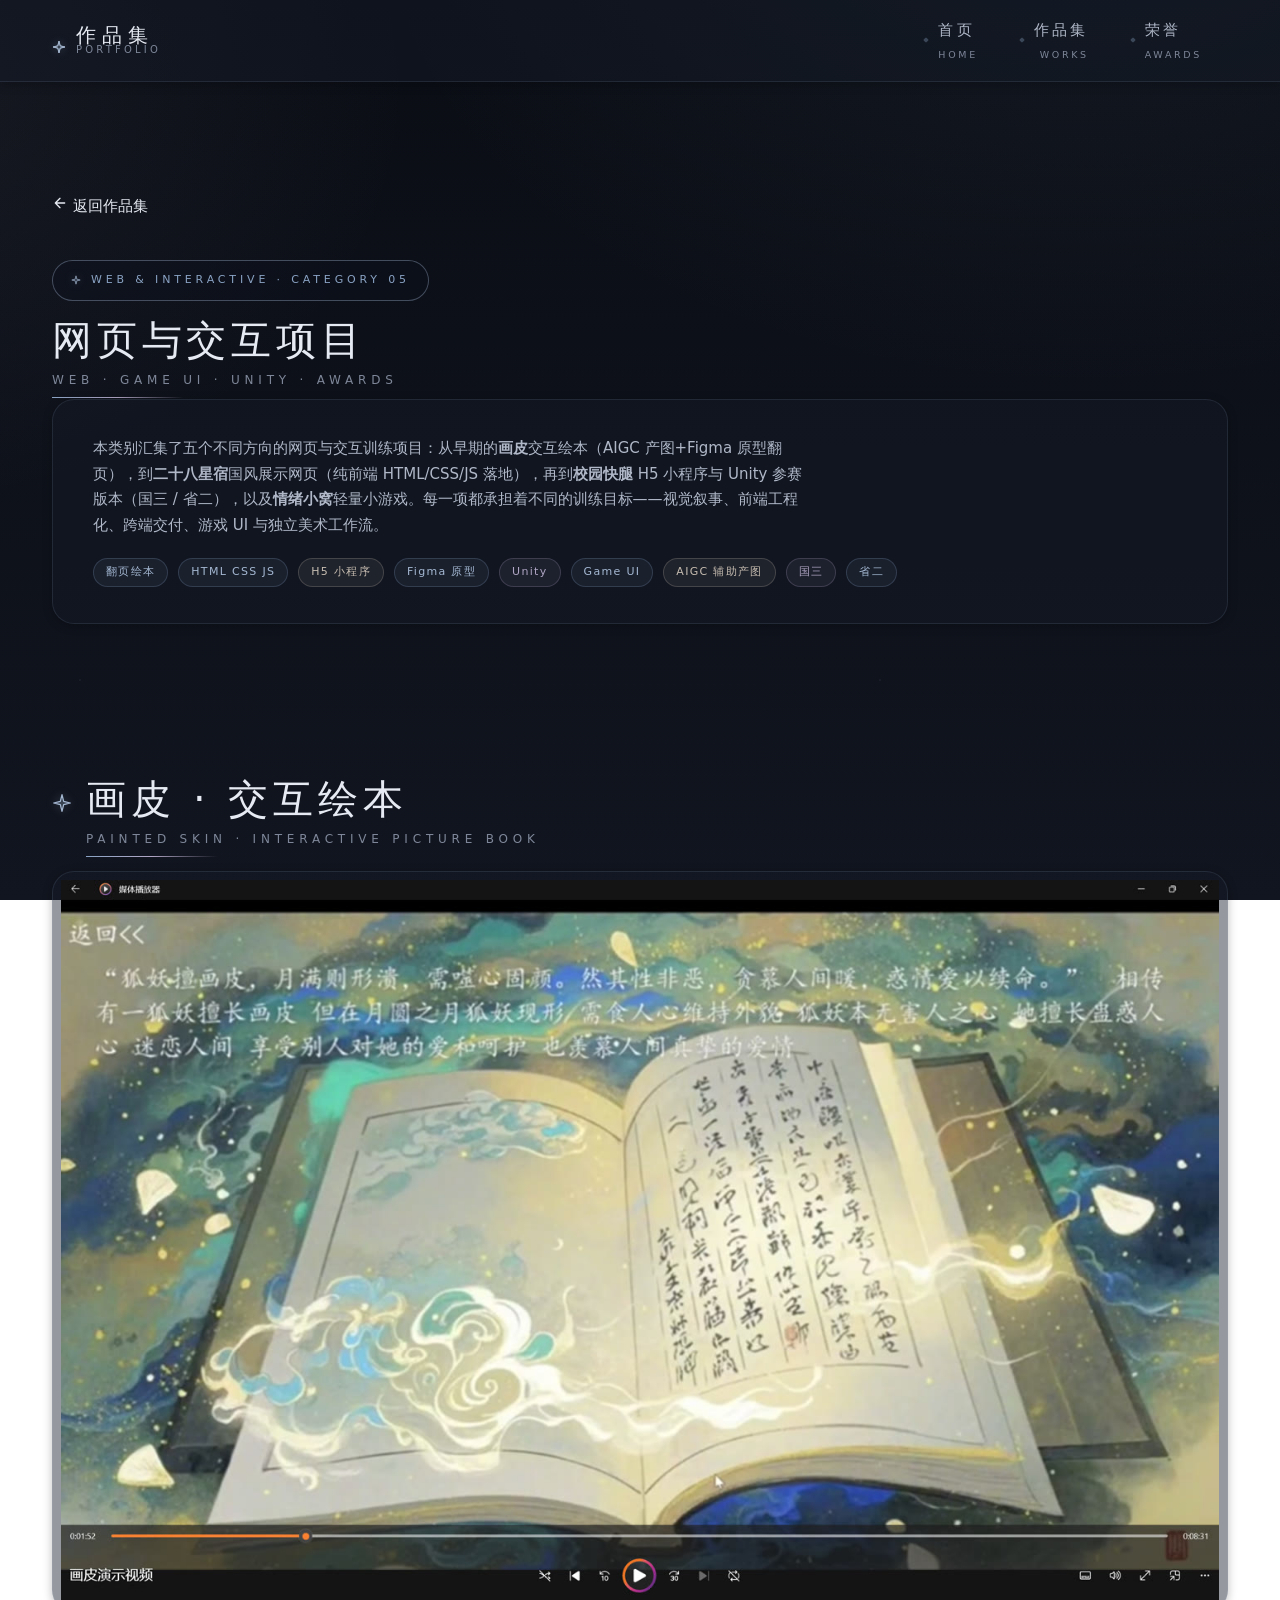
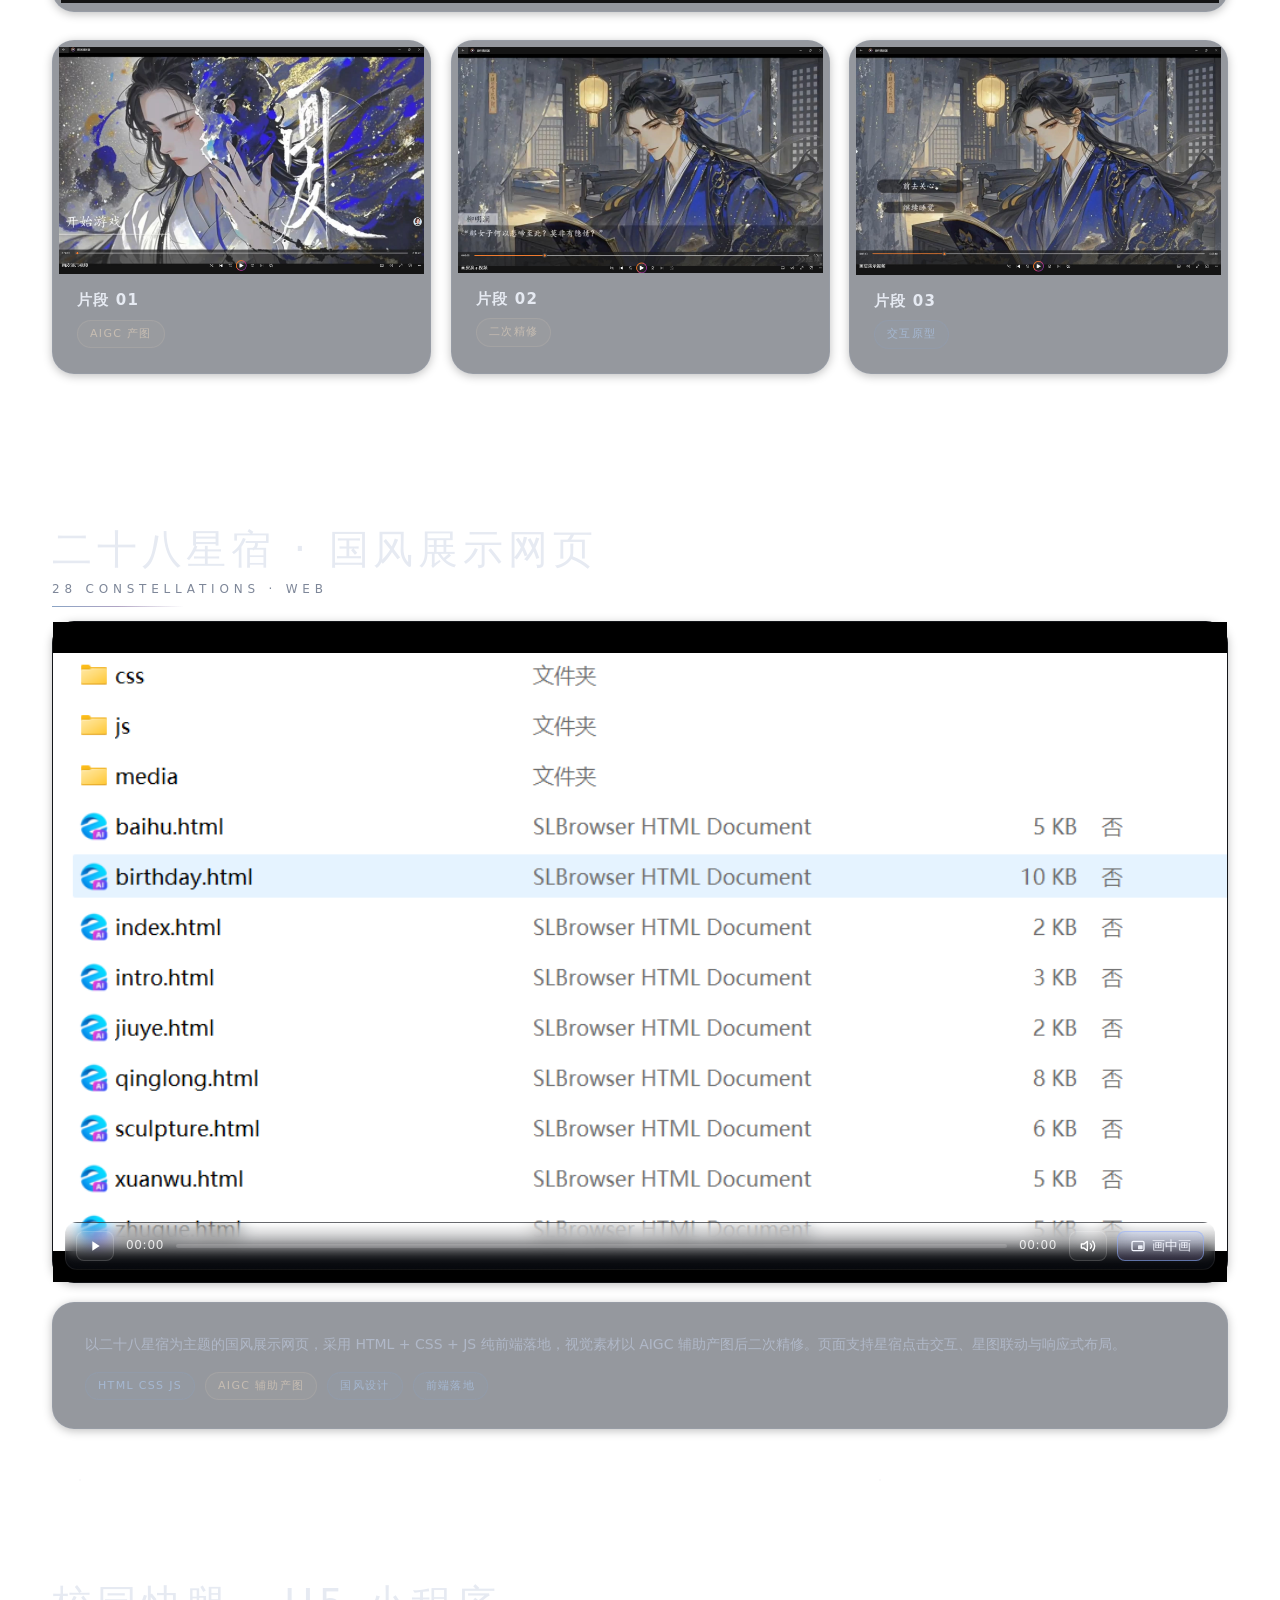
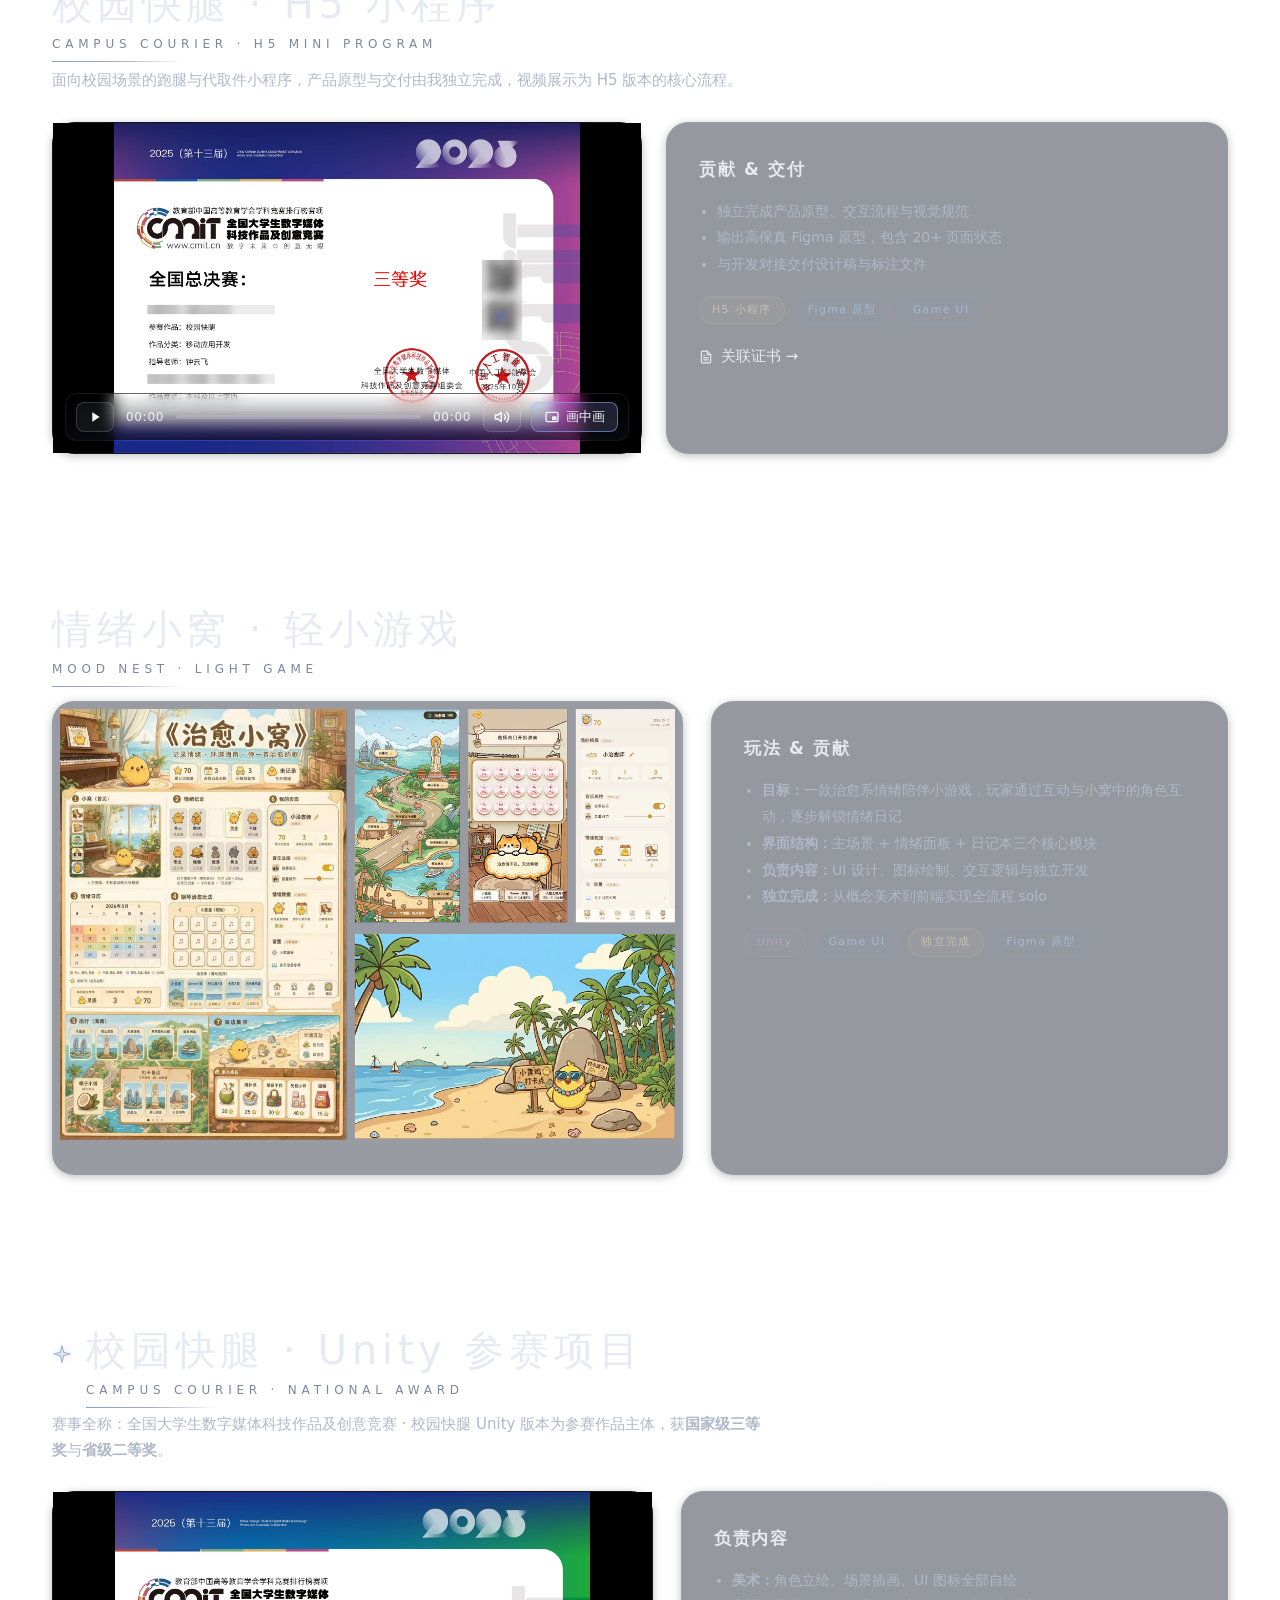
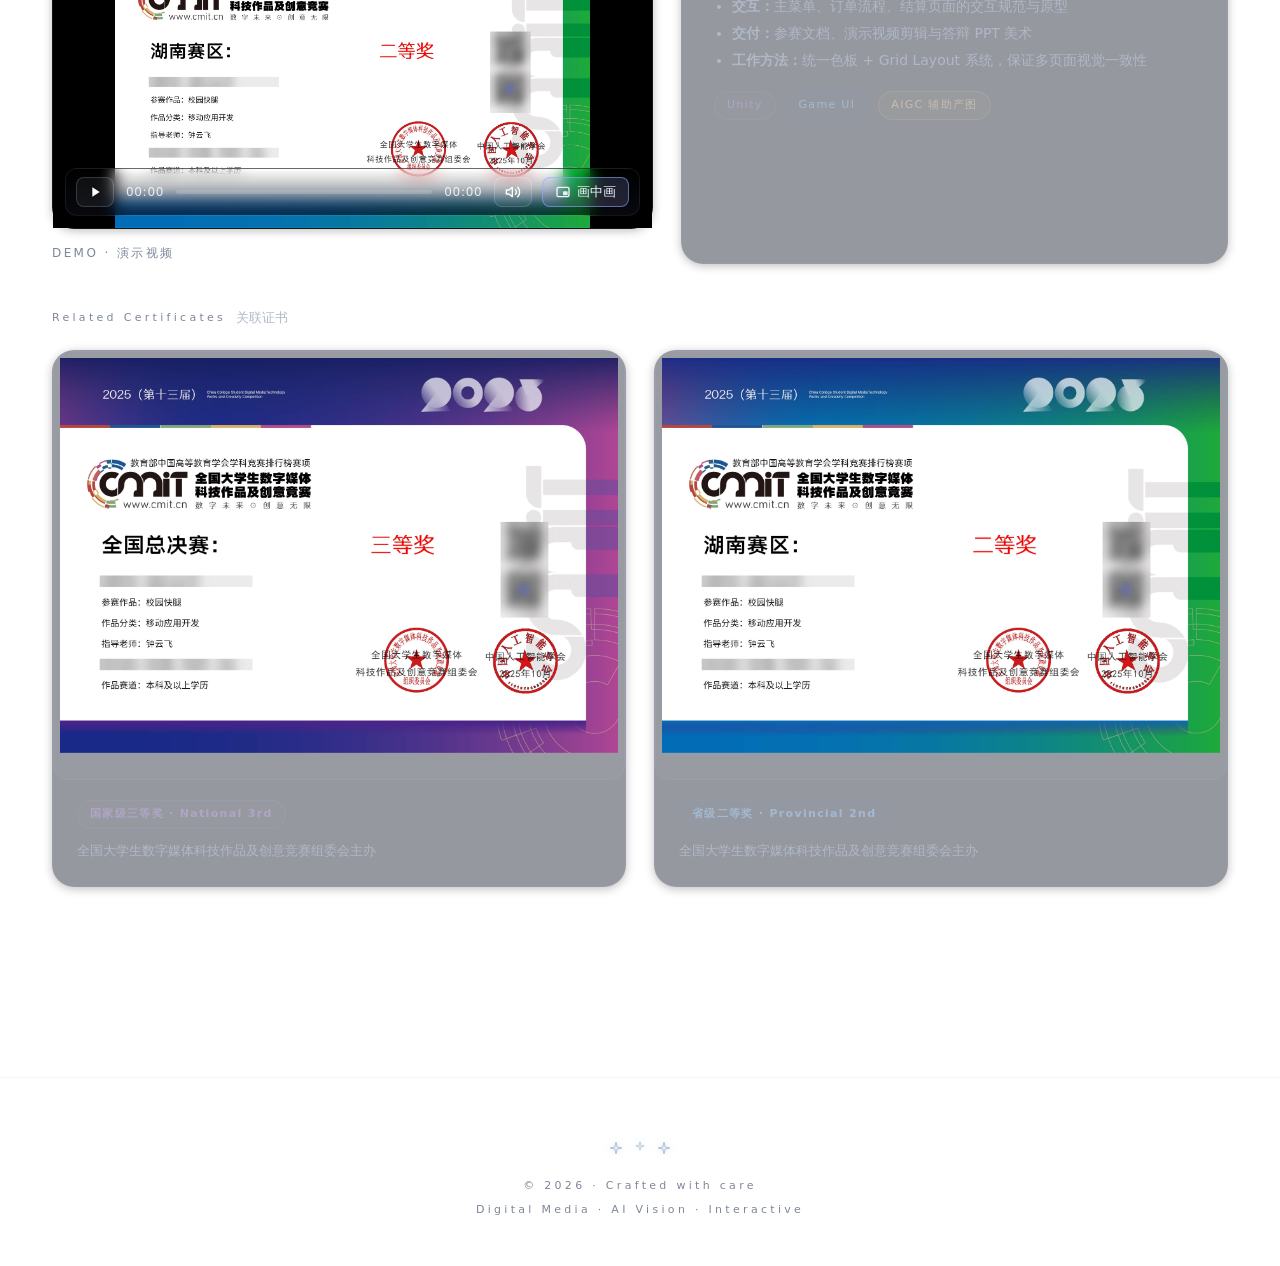
<file: work-web.html>
<!DOCTYPE html>
<html lang="zh-CN">
<head>
<meta charset="UTF-8" />
<meta name="viewport" content="width=device-width, initial-scale=1.0" />
<title>网页与交互项目 | 作品集详情</title>
<meta name="description" content="网页与交互项目：二十八星宿国风展示网页（AIGC 产图+前端落地）、情绪小窝小游戏、校园快腿 H5 小程序、校园快腿 Unity 参赛项目（国三 / 省二）。" />
<link rel="stylesheet" href="css/main.css" />
</head>
<body>
<header class="navbar">
<div class="nav-inner">
<a class="brand" href="index.html"><span class="dot-star"><svg class="icon-star" viewBox="0 0 24 24" fill="none" stroke="currentColor" stroke-width="1.5" stroke-linejoin="round"><path d="M12 2 L14 10 L22 12 L14 14 L12 22 L10 14 L2 12 L10 10 Z" fill="currentColor" fill-opacity="0.18"/><path d="M12 2 L14 10 L22 12 L14 14 L12 22 L10 14 L2 12 L10 10 Z"/></svg></span>
<div><div class="brand-cn">作品集</div><div class="brand-en">Portfolio</div></div>
</a>
<ul class="nav-menu">
<li><a href="index.html"><span class="t-cn">首页</span><span class="t-en">Home</span></a></li>
<li><a href="works.html"><span class="t-cn">作品集</span><span class="t-en">Works</span></a></li>
<li><a href="awards.html"><span class="t-cn">荣誉</span><span class="t-en">Awards</span></a></li>
</ul>
<div class="nav-actions">
<button class="hamburger" aria-label="菜单"><svg viewBox="0 0 24 24" fill="none" stroke="currentColor" stroke-width="1.8" stroke-linecap="round"><path d="M4 7h16M4 12h16M4 17h16"/></svg></button>
</div>
</div>
</header>

<main style="padding-top: calc(var(--nav-h) + 30px);">
<div class="container">

<!-- 1. Back 按钮 -->
<a href="works.html" class="back-btn reveal" data-delay="0">
<svg width="16" height="16" viewBox="0 0 24 24" fill="none" stroke="currentColor" stroke-width="2" stroke-linecap="round" stroke-linejoin="round"><path d="M19 12H5M12 19l-7-7 7-7"/></svg>
返回作品集
</a>

<!-- 2. eyebrow + h1 概述卡 -->
<div class="section" style="padding-top: 40px;">
<div class="reveal">
<div class="eyebrow">
<svg class="icon-star sm" viewBox="0 0 24 24" fill="none" stroke="currentColor" stroke-width="1.6" stroke-linejoin="round"><path d="M12 2 L14 10 L22 12 L14 14 L12 22 L10 14 L2 12 L10 10 Z" fill="currentColor" fill-opacity="0.2"/></svg>
<span>Web &amp; Interactive · Category 05</span>
</div>
<h1 class="section-title">
<span>网页与交互项目</span>
<span class="en">Web · Game UI · Unity · Awards</span>
</h1>
</div>

<div class="glass-card reveal" data-delay="1" style="padding: 36px 40px;">
<p class="section-desc" style="margin-bottom: 20px;">
本类别汇集了五个不同方向的网页与交互训练项目：从早期的<strong>画皮</strong>交互绘本（AIGC 产图+Figma 原型翻页），到<strong>二十八星宿</strong>国风展示网页（纯前端 HTML/CSS/JS 落地），再到<strong>校园快腿</strong> H5 小程序与 Unity 参赛版本（国三 / 省二），以及<strong>情绪小窝</strong>轻量小游戏。每一项都承担着不同的训练目标——视觉叙事、前端工程化、跨端交付、游戏 UI 与独立美术工作流。
</p>
<div style="display: flex; flex-wrap: wrap; gap: 10px;">
<span class="tag">翻页绘本</span>
<span class="tag">HTML CSS JS</span>
<span class="tag warm">H5 小程序</span>
<span class="tag">Figma 原型</span>
<span class="tag purple">Unity</span>
<span class="tag">Game UI</span>
<span class="tag warm">AIGC 辅助产图</span>
<span class="tag purple">国三</span>
<span class="tag">省二</span>
</div>
</div>
</div>

<!-- 3. 画皮 · 交互绘本 -->
<div class="section">
<div class="reveal" style="display:flex; align-items:baseline; gap:14px; margin-bottom: 24px;">
<svg class="icon-star lg" viewBox="0 0 24 24" fill="none" stroke="currentColor" stroke-width="1.5" stroke-linejoin="round"><path d="M12 2 L14 10 L22 12 L14 14 L12 22 L10 14 L2 12 L10 10 Z" fill="currentColor" fill-opacity="0.2"/></svg>
<h3 class="section-title" style="margin:0;"><span>画皮 · 交互绘本</span><span class="en">Painted Skin · Interactive Picture Book</span></h3>
</div>

<div class="glass-card reveal" data-delay="0" style="padding: 8px;">
<img src="assets/images/huapi-cover.jpg" alt="画皮交互绘本封面" style="width:100%; height:auto; object-fit:contain;" loading="lazy" />
</div>

<div class="huapi-grid" style="display: grid; grid-template-columns: repeat(3, 1fr); gap: 20px; margin-top: 28px;">
<div class="glass-card reveal" data-delay="1" style="padding: 6px;">
<img src="assets/images/huapi-page-1.jpg" alt="画皮绘本内页 01" style="width:100%; height:auto; object-fit:contain;" loading="lazy" />
<div style="padding: 14px 18px 18px;">
<h4 style="margin:0 0 6px; font-size:15px; letter-spacing:.08em;">片段 01</h4>
<div style="display:flex; gap:8px; flex-wrap:wrap;">
<span class="tag warm">AIGC 产图</span>
</div>
</div>
</div>
<div class="glass-card reveal" data-delay="2" style="padding: 6px;">
<img src="assets/images/huapi-page-2.jpg" alt="画皮绘本内页 02" style="width:100%; height:auto; object-fit:contain;" loading="lazy" />
<div style="padding: 14px 18px 18px;">
<h4 style="margin:0 0 6px; font-size:15px; letter-spacing:.08em;">片段 02</h4>
<div style="display:flex; gap:8px; flex-wrap:wrap;">
<span class="tag warm">二次精修</span>
</div>
</div>
</div>
<div class="glass-card reveal" data-delay="3" style="padding: 6px;">
<img src="assets/images/huapi-page-3.jpg" alt="画皮绘本内页 03" style="width:100%; height:auto; object-fit:contain;" loading="lazy" />
<div style="padding: 14px 18px 18px;">
<h4 style="margin:0 0 6px; font-size:15px; letter-spacing:.08em;">片段 03</h4>
<div style="display:flex; gap:8px; flex-wrap:wrap;">
<span class="tag">交互原型</span>
</div>
</div>
</div>
</div>
</div>

<!-- 4. 二十八星宿网页 -->
<div class="section">
<div class="reveal" style="margin-bottom: 24px;">
<h3 class="section-title" style="margin:0;"><span>二十八星宿 · 国风展示网页</span><span class="en">28 Constellations · Web</span></h3>
</div>

<div class="web-grid" style="display: grid; grid-template-columns: 1fr; gap: 24px;">
<div class="glass-card reveal" data-delay="1" style="aspect-ratio: 16/9; background: #000; padding: 0; overflow: hidden;">
<video controls preload="metadata" playsinline poster="assets/images/constellations-screenshot.png" src="assets/videos/constellations-demo.mp4" style="width:100%; height:100%; object-fit:contain;"></video>
</div>
</div>

<div class="glass-card reveal" data-delay="2" style="padding: 28px 32px; margin-top: 20px;">
<p style="margin:0 0 14px; color:var(--ink-soft); font-size:14px; line-height:1.9;">
以二十八星宿为主题的国风展示网页，采用 HTML + CSS + JS 纯前端落地，视觉素材以 AIGC 辅助产图后二次精修。页面支持星宿点击交互、星图联动与响应式布局。
</p>
<div style="display:flex; gap:10px; flex-wrap:wrap;">
<span class="tag">HTML CSS JS</span>
<span class="tag warm">AIGC 辅助产图</span>
<span class="tag">国风设计</span>
<span class="tag">前端落地</span>
</div>
</div>
</div>

<!-- 5. 校园快腿 · H5 小程序 -->
<div class="section">
<div class="reveal" style="margin-bottom: 16px;">
<h3 class="section-title" style="margin:0;"><span>校园快腿 · H5 小程序</span><span class="en">Campus Courier · H5 Mini Program</span></h3>
</div>

<div class="reveal section-desc" data-delay="0" style="margin-bottom: 28px;">
面向校园场景的跑腿与代取件小程序，产品原型与交付由我独立完成，视频展示为 H5 版本的核心流程。
</div>

<div class="runh5-grid" style="display: grid; grid-template-columns: 1.05fr 1fr; gap: 24px;">
<div class="glass-card reveal" data-delay="1" style="aspect-ratio: 16/9; background: #000; padding: 0; overflow: hidden;">
<video controls preload="metadata" playsinline poster="assets/images/campus-run-national-3rd.jpg" src="assets/videos/campus-courier-h5-demo.mp4" style="width:100%; height:100%; object-fit:contain;"></video>
</div>

<div class="glass-card reveal" data-delay="2" style="padding: 32px;">
<h4 style="margin:0 0 14px; font-size:17px; letter-spacing:.1em;">贡献 &amp; 交付</h4>
<ul style="margin:0 0 18px; padding-left: 18px; color:var(--ink-soft); font-size:14px; line-height:1.9;">
<li>独立完成产品原型、交互流程与视觉规范</li>
<li>输出高保真 Figma 原型，包含 20+ 页面状态</li>
<li>与开发对接交付设计稿与标注文件</li>
</ul>
<div style="display:flex; gap:10px; flex-wrap:wrap; margin-bottom: 20px;">
<span class="tag warm">H5 小程序</span>
<span class="tag">Figma 原型</span>
<span class="tag">Game UI</span>
</div>
<a href="awards.html" class="btn-primary" style="display:inline-flex; align-items:center; gap:8px;">
<svg width="14" height="14" viewBox="0 0 24 24" fill="none" stroke="currentColor" stroke-width="2" stroke-linecap="round" stroke-linejoin="round"><path d="M14 2H6a2 2 0 0 0-2 2v16a2 2 0 0 0 2 2h12a2 2 0 0 0 2-2V8z"/><path d="M14 2v6h6M16 13H8M16 17H8M10 9H8"/></svg>
关联证书 →
</a>
</div>
</div>
</div>

<!-- 6. 情绪小窝 · 轻小游戏 -->
<div class="section">
<div class="reveal" style="margin-bottom: 24px;">
<h3 class="section-title" style="margin:0;"><span>情绪小窝 · 轻小游戏</span><span class="en">Mood Nest · Light Game</span></h3>
</div>

<div class="nest-grid" style="display: grid; grid-template-columns: 1.1fr 0.9fr; gap: 28px;">
<div class="glass-card reveal" data-delay="1" style="padding: 0; overflow: hidden;">
<div class="media-frame contain ratio-43" style="padding: 6px;">
<img src="assets/images/mood-nest-game-ui.png" alt="情绪小窝游戏 UI" loading="lazy" style="width:100%; height:auto; object-fit:contain;" />
</div>
</div>

<div class="glass-card reveal" data-delay="2" style="padding: 32px;">
<h4 style="margin:0 0 14px; font-size:17px; letter-spacing:.1em;">玩法 &amp; 贡献</h4>
<ul style="margin:0 0 18px; padding-left: 18px; color:var(--ink-soft); font-size:14px; line-height:1.9;">
<li><strong>目标：</strong>一款治愈系情绪陪伴小游戏，玩家通过互动与小窝中的角色互动，逐步解锁情绪日记</li>
<li><strong>界面结构：</strong>主场景 + 情绪面板 + 日记本三个核心模块</li>
<li><strong>负责内容：</strong>UI 设计、图标绘制、交互逻辑与独立开发</li>
<li><strong>独立完成：</strong>从概念美术到前端实现全流程 solo</li>
</ul>
<div style="display:flex; gap:10px; flex-wrap:wrap;">
<span class="tag purple">Unity</span>
<span class="tag">Game UI</span>
<span class="tag warm">独立完成</span>
<span class="tag">Figma 原型</span>
</div>
</div>
</div>
</div>

<!-- 7. 校园快腿 · Unity 参赛项目 -->
<div class="section">
<div class="reveal" style="display:flex; align-items:baseline; gap:14px; margin-bottom: 14px;">
<svg class="icon-star lg" viewBox="0 0 24 24" fill="none" stroke="currentColor" stroke-width="1.5" stroke-linejoin="round"><path d="M12 2 L14 10 L22 12 L14 14 L12 22 L10 14 L2 12 L10 10 Z" fill="currentColor" fill-opacity="0.2"/></svg>
<h3 class="section-title" style="margin:0;"><span>校园快腿 · Unity 参赛项目</span><span class="en">Campus Courier · National Award</span></h3>
</div>
<p class="reveal section-desc" data-delay="0" style="margin-bottom: 28px;">
赛事全称：全国大学生数字媒体科技作品及创意竞赛 · 校园快腿 Unity 版本为参赛作品主体，获<strong>国家级三等奖</strong>与<strong>省级二等奖</strong>。
</p>

<div class="run-grid" style="display: grid; grid-template-columns: 1.1fr 1fr; gap: 28px;">
<div>
<div class="glass-card reveal" data-delay="1" style="aspect-ratio: 16/9; background: #000; padding: 0; overflow: hidden;">
<video controls preload="metadata" playsinline poster="assets/images/campus-run-provincial-2nd.jpg" src="assets/videos/campus-run-demo.mp4" style="width:100%; height:100%; object-fit:contain;"></video>
</div>
<p style="margin: 14px 0 0; color:var(--ink-faint); font-size:12px; letter-spacing:.2em; text-transform:uppercase;">Demo · 演示视频</p>
</div>

<div class="glass-card reveal" data-delay="2" style="padding: 32px;">
<h4 style="margin:0 0 14px; font-size:17px; letter-spacing:.1em;">负责内容</h4>
<ul style="margin:0 0 18px; padding-left: 18px; color:var(--ink-soft); font-size:14px; line-height:1.9;">
<li><strong>美术：</strong>角色立绘、场景插画、UI 图标全部自绘</li>
<li><strong>交互：</strong>主菜单、订单流程、结算页面的交互规范与原型</li>
<li><strong>交付：</strong>参赛文档、演示视频剪辑与答辩 PPT 美术</li>
<li><strong>工作方法：</strong>统一色板 + Grid Layout 系统，保证多页面视觉一致性</li>
</ul>
<div style="display:flex; gap:10px; flex-wrap:wrap;">
<span class="tag purple">Unity</span>
<span class="tag">Game UI</span>
<span class="tag warm">AIGC 辅助产图</span>
</div>
</div>
</div>

<!-- 子区块：关联证书 -->
<div style="margin-top: 44px;">
<div class="reveal" style="margin-bottom: 20px; display:flex; align-items:center; gap:10px;">
<span style="font-family:var(--font-en); font-size:11px; letter-spacing:.3em; color:var(--ink-faint);">Related Certificates</span>
<span style="font-size: 13px; color: var(--ink-soft);">关联证书</span>
</div>
<div class="cert-grid eq-grid" style="display:grid; grid-template-columns:repeat(2,1fr); gap:28px;">

<div class="glass-card reveal" data-delay="1" style="overflow:hidden;">
<div class="media-frame contain ratio-43" style="padding: 6px;">
<img src="assets/images/campus-run-national-3rd.jpg" alt="校园快腿 国三证书" loading="lazy" style="width:100%; height:auto; object-fit:contain;" />
</div>
<div style="padding: 20px 24px 24px;">
<span class="tag purple" style="font-weight:600;">国家级三等奖 · National 3rd</span>
<p style="margin: 10px 0 0; color:var(--ink-soft); font-size:13px; line-height:1.8;">
全国大学生数字媒体科技作品及创意竞赛组委会主办
</p>
</div>
</div>

<div class="glass-card reveal" data-delay="2" style="overflow:hidden;">
<div class="media-frame contain ratio-43" style="padding: 6px;">
<img src="assets/images/campus-run-provincial-2nd.jpg" alt="校园快腿 省二证书" loading="lazy" style="width:100%; height:auto; object-fit:contain;" />
</div>
<div style="padding: 20px 24px 24px;">
<span class="tag" style="font-weight:600;">省级二等奖 · Provincial 2nd</span>
<p style="margin: 10px 0 0; color:var(--ink-soft); font-size:13px; line-height:1.8;">
全国大学生数字媒体科技作品及创意竞赛组委会主办
</p>
</div>
</div>

</div>
</div>
</div>

</div>
</main>

<footer class="footer">
<div class="container">
<div class="stars">
<svg class="icon-star" viewBox="0 0 24 24" fill="none" stroke="currentColor" stroke-width="1.5" stroke-linejoin="round"><path d="M12 2 L14 10 L22 12 L14 14 L12 22 L10 14 L2 12 L10 10 Z" fill="currentColor" fill-opacity="0.2"/></svg>
<svg class="icon-star sm" viewBox="0 0 24 24" fill="none" stroke="currentColor" stroke-width="1.5" stroke-linejoin="round"><path d="M12 2 L14 10 L22 12 L14 14 L12 22 L10 14 L2 12 L10 10 Z" fill="currentColor" fill-opacity="0.2"/></svg>
<svg class="icon-star" viewBox="0 0 24 24" fill="none" stroke="currentColor" stroke-width="1.5" stroke-linejoin="round"><path d="M12 2 L14 10 L22 12 L14 14 L12 22 L10 14 L2 12 L10 10 Z" fill="currentColor" fill-opacity="0.2"/></svg>
</div>
<p>© 2026 · Crafted with care</p>
<p>Digital Media · AI Vision · Interactive</p>
</div>
</footer>

<div class="lightbox" role="dialog" aria-modal="true">
<button class="close" aria-label="关闭"><svg width="18" height="18" viewBox="0 0 24 24" fill="none" stroke="currentColor" stroke-width="2" stroke-linecap="round"><path d="M6 6l12 12M18 6L6 18"/></svg></button>
<button class="nav prev" aria-label="上一张"><svg width="18" height="18" viewBox="0 0 24 24" fill="none" stroke="currentColor" stroke-width="2" stroke-linecap="round" stroke-linejoin="round"><path d="M15 18l-6-6 6-6"/></svg></button>
<button class="nav next" aria-label="下一张"><svg width="18" height="18" viewBox="0 0 24 24" fill="none" stroke="currentColor" stroke-width="2" stroke-linecap="round" stroke-linejoin="round"><path d="M9 6l6 6-6 6"/></svg></button>
<div class="lb-stage"></div>
<div class="counter">1 / 1</div>
</div>

<button class="back-top" aria-label="返回顶部"><svg width="18" height="18" viewBox="0 0 24 24" fill="none" stroke="currentColor" stroke-width="2" stroke-linecap="round" stroke-linejoin="round"><path d="M12 19V5M5 12l7-7 7 7"/></svg></button>
<script src="js/main.js"></script>
</body>
</html>
</file>
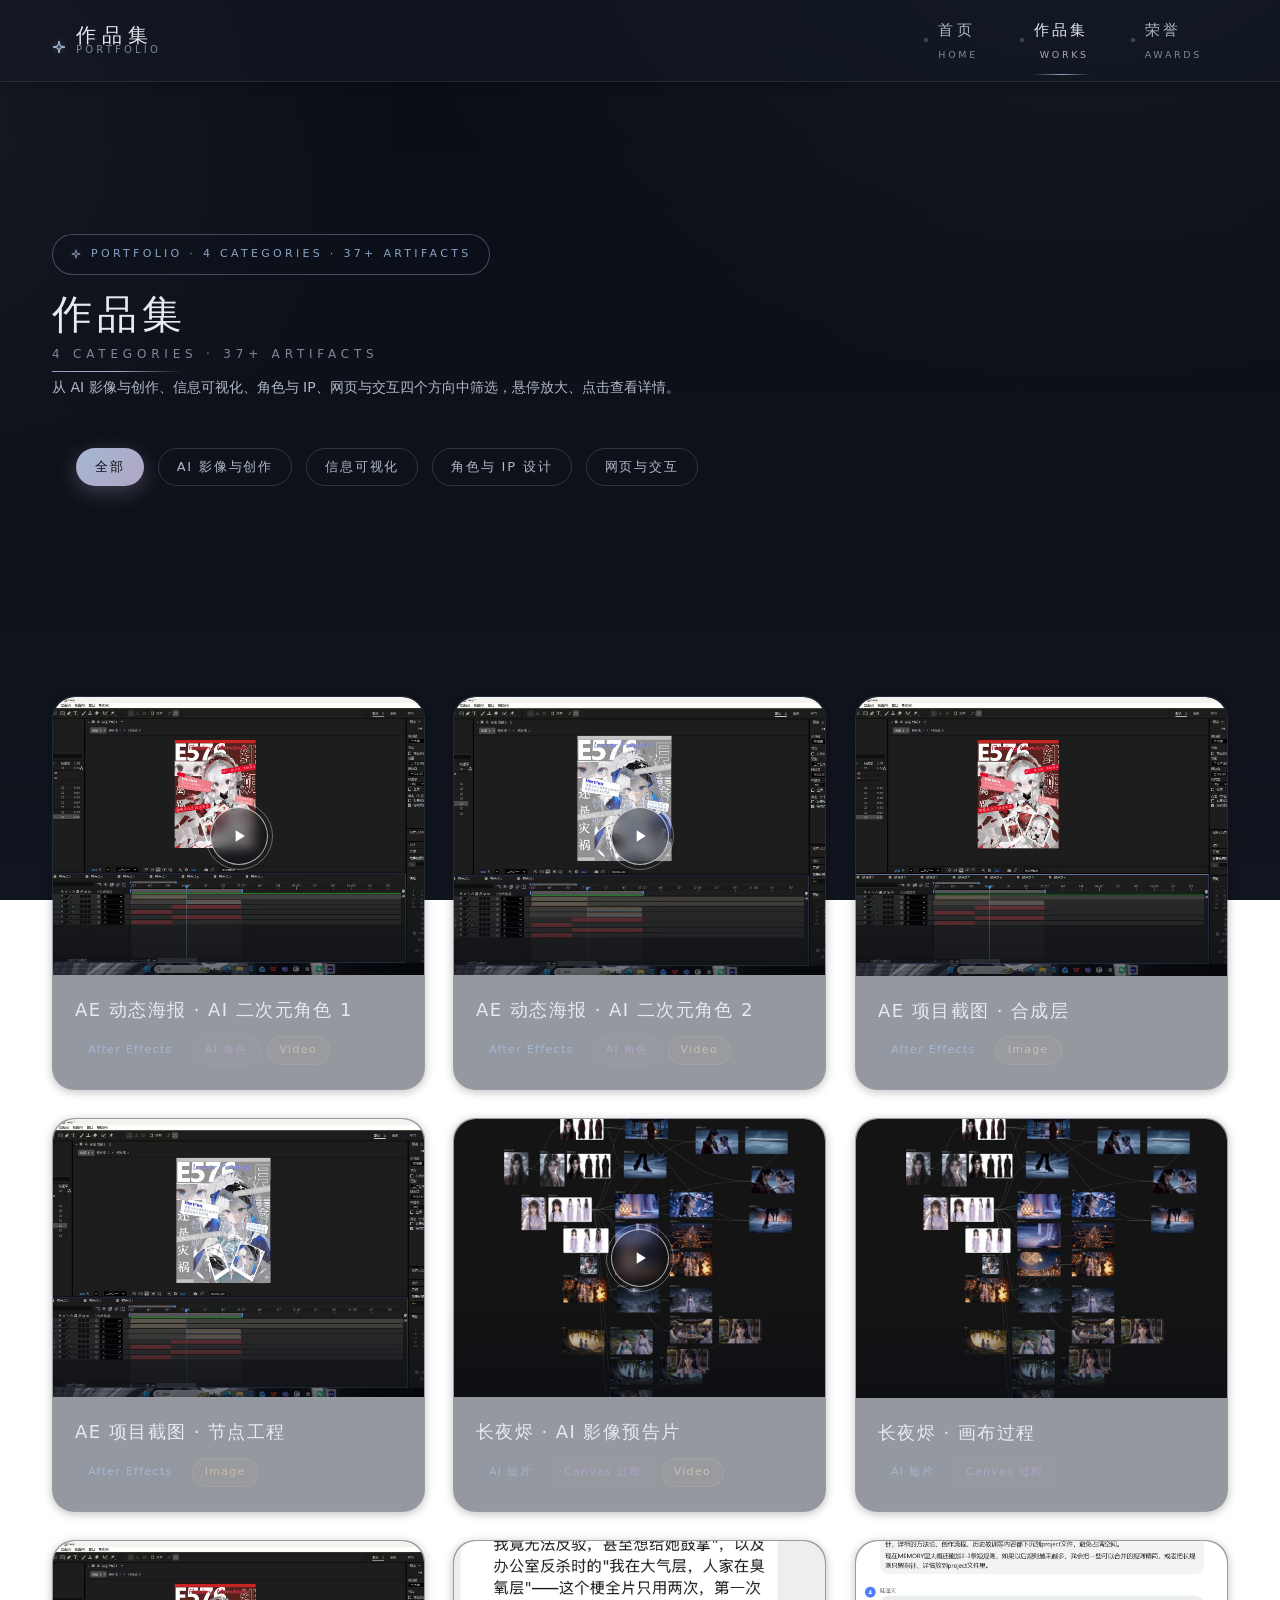
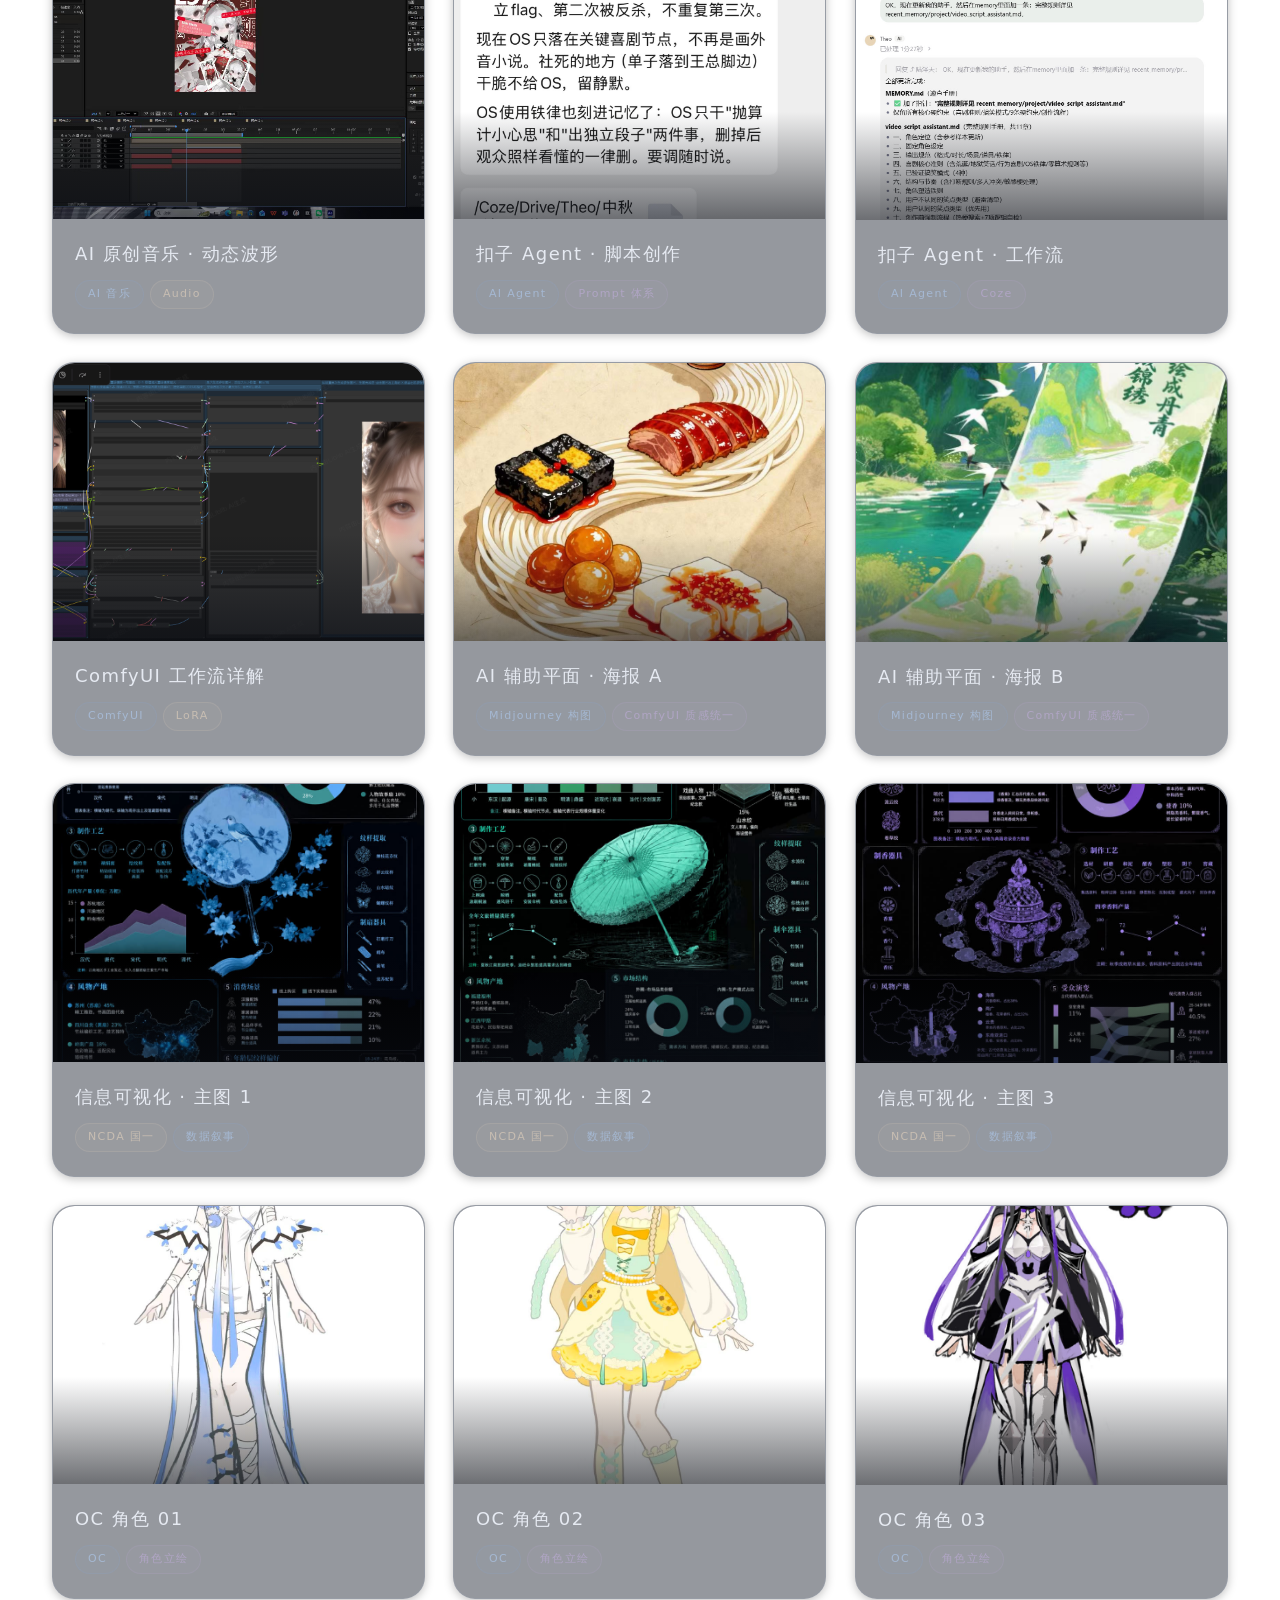
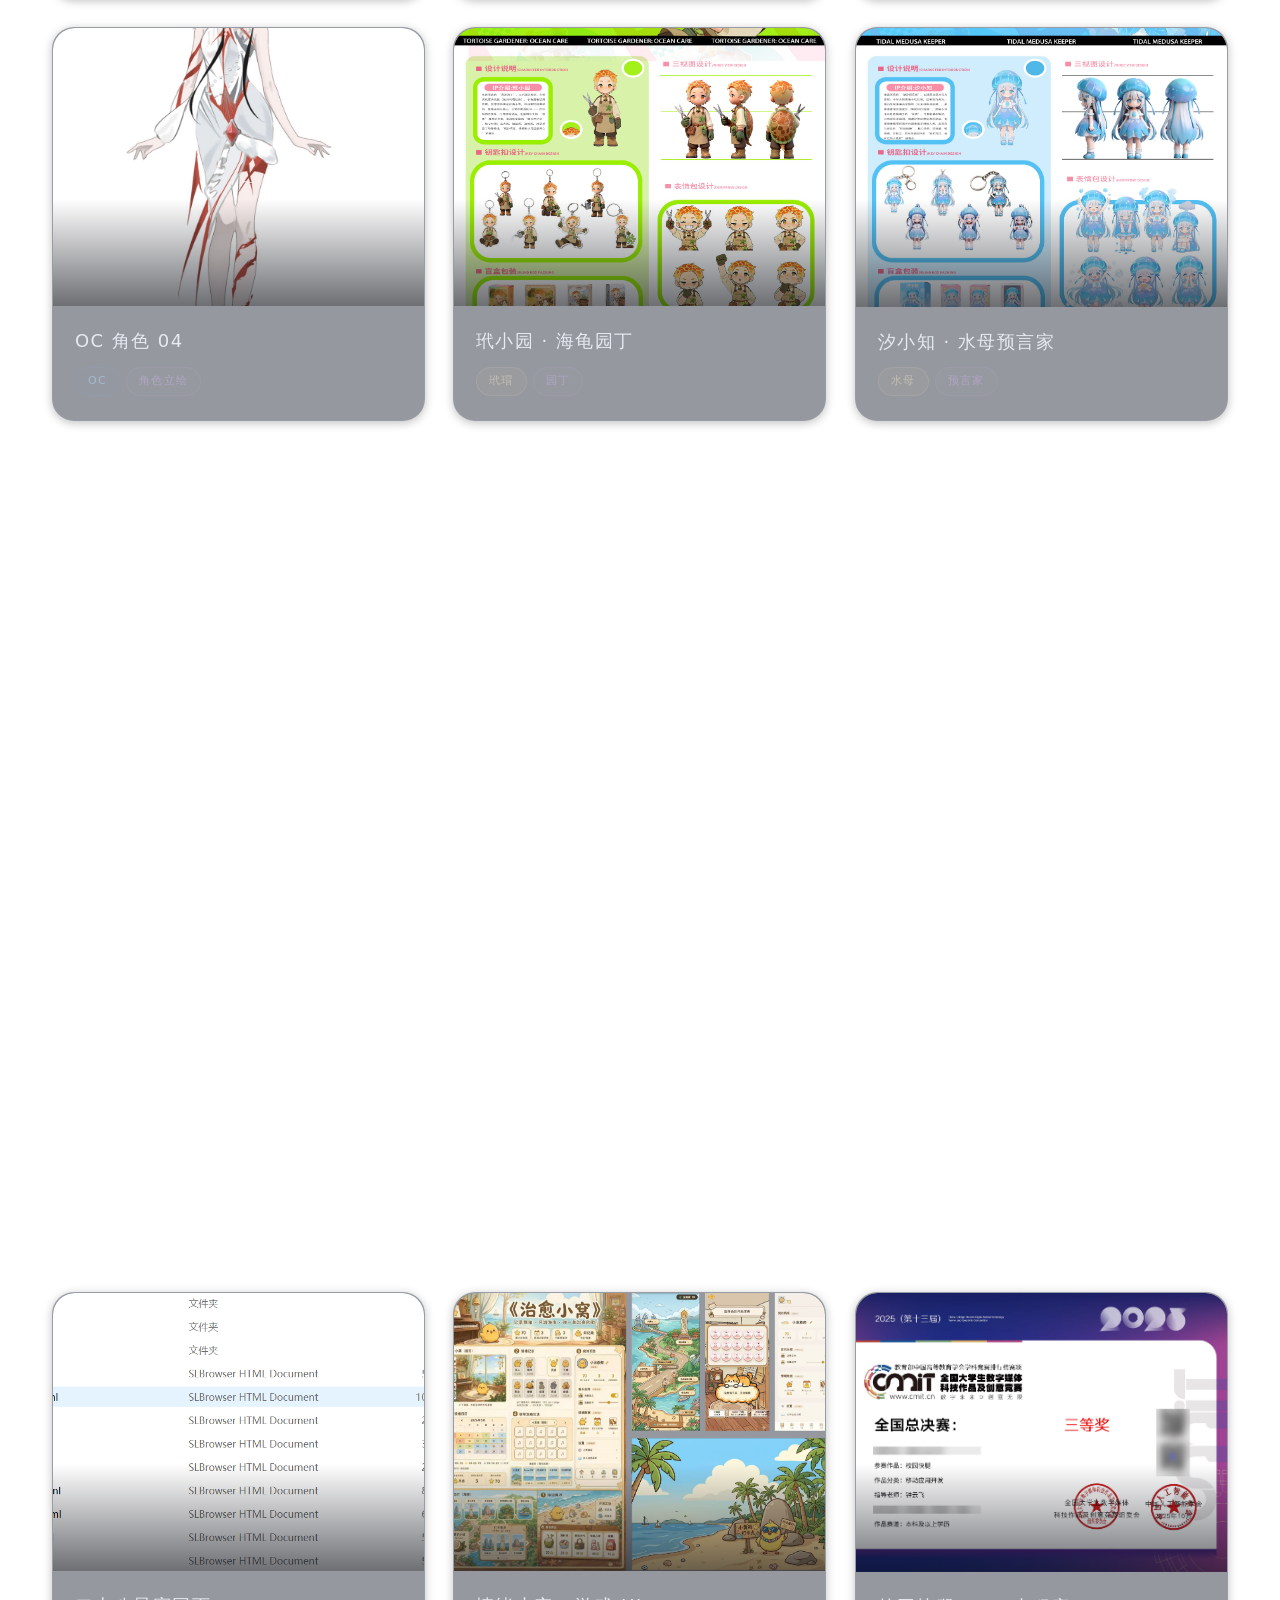
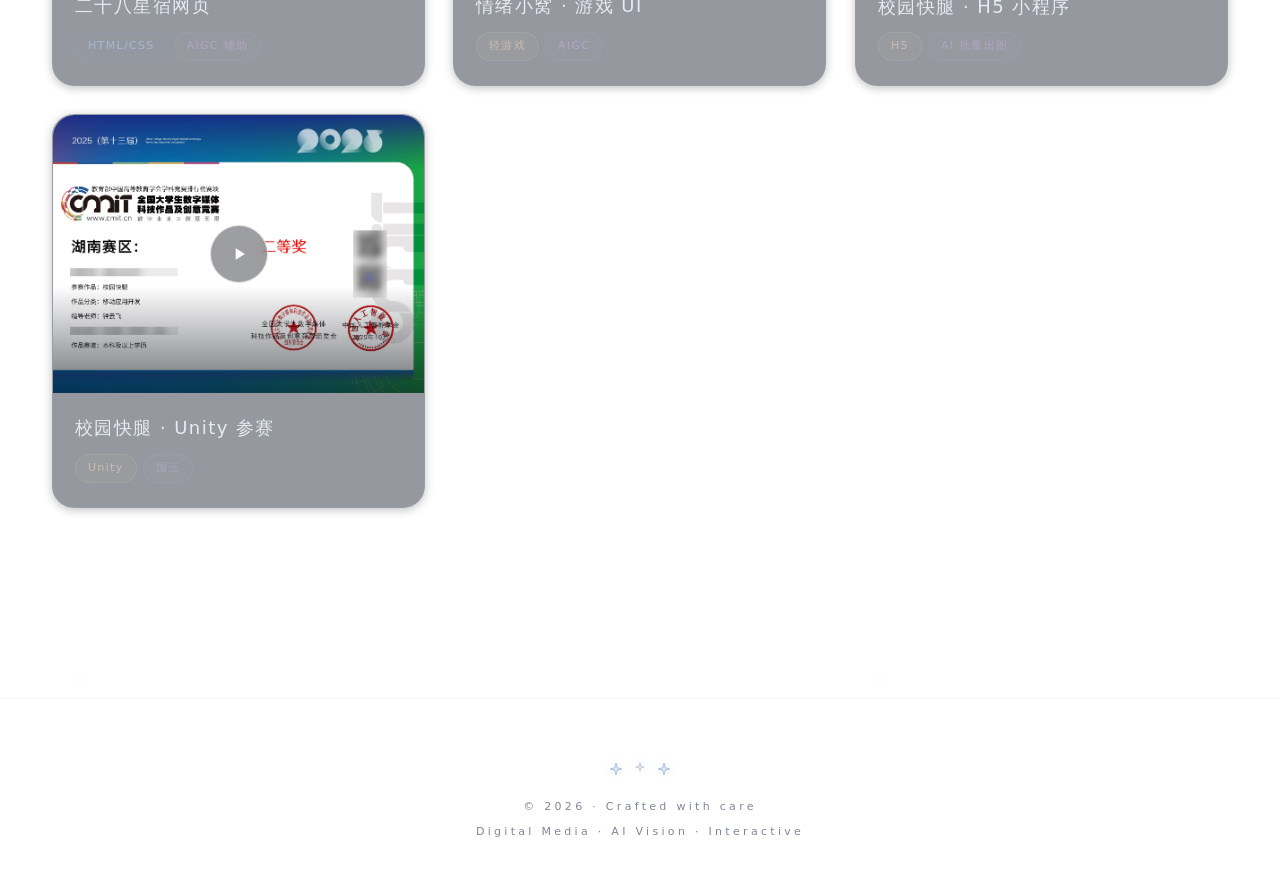
<file: works.html>
<!DOCTYPE html>
<html lang="zh-CN">
<head>
<meta charset="UTF-8" />
<meta name="viewport" content="width=device-width, initial-scale=1.0" />
<title>作品集 | 个人作品集</title>
<meta name="description" content="作品集：AI 影像与创作、信息可视化、角色与 IP 设计、网页与交互项目，共 4 大类 37+ 件作品。" />
<link rel="stylesheet" href="css/main.css" />
</head>
<body>
<header class="navbar">
<div class="nav-inner">
<a class="brand" href="index.html">
<span class="dot-star"><svg class="icon-star" viewBox="0 0 24 24" fill="none" stroke="currentColor" stroke-width="1.5" stroke-linejoin="round" aria-hidden="true"><path d="M12 2 L14 10 L22 12 L14 14 L12 22 L10 14 L2 12 L10 10 Z" fill="currentColor" fill-opacity="0.18"/><path d="M12 2 L14 10 L22 12 L14 14 L12 22 L10 14 L2 12 L10 10 Z"/></svg></span>
<div><div class="brand-cn">作品集</div><div class="brand-en">Portfolio</div></div>
</a>
<ul class="nav-menu">
<li><a href="index.html"><span class="t-cn">首页</span><span class="t-en">Home</span></a></li>
<li><a href="works.html"><span class="t-cn">作品集</span><span class="t-en">Works</span></a></li>
<li><a href="awards.html"><span class="t-cn">荣誉</span><span class="t-en">Awards</span></a></li>
</ul>
<div class="nav-actions">
<button class="hamburger" aria-label="菜单"><svg viewBox="0 0 24 24" fill="none" stroke="currentColor" stroke-width="1.8" stroke-linecap="round"><path d="M4 7h16M4 12h16M4 17h16"/></svg></button>
</div>
</div>
</header>

<main style="padding-top: calc(var(--nav-h) + 30px);">
<section class="section" style="padding-top: 40px;">
<div class="container">

<!-- eyebrow + h1 -->
<div class="reveal">
<div class="eyebrow">
<svg class="icon-star sm" viewBox="0 0 24 24" fill="none" stroke="currentColor" stroke-width="1.6" stroke-linejoin="round"><path d="M12 2 L14 10 L22 12 L14 14 L12 22 L10 14 L2 12 L10 10 Z" fill="currentColor" fill-opacity="0.2"/></svg>
<span style="font-family:var(--font-en); letter-spacing:.3em;">Portfolio · 4 Categories · 37+ Artifacts</span>
</div>
<h1 class="section-title">
<span>作品集</span>
<span class="en">4 Categories · 37+ Artifacts</span>
</h1>
<p style="margin-top:12px; color:var(--ink-soft); font-size:14px; line-height:1.9;">从 AI 影像与创作、信息可视化、角色与 IP、网页与交互四个方向中筛选，悬停放大、点击查看详情。</p>
</div>

<!-- 筛选栏 -->
<div class="filter-bar reveal" data-delay="1" style="margin-top: 28px;">
<button class="filter-btn active" data-filter="all">全部</button>
<button class="filter-btn" data-filter="c1">AI 影像与创作</button>
<button class="filter-btn" data-filter="c3">信息可视化</button>
<button class="filter-btn" data-filter="c4">角色与 IP 设计</button>
<button class="filter-btn" data-filter="c5">网页与交互</button>
</div>

</div>
</section>

<section class="section">
<div class="container">

<div class="work-grid">

<!-- ========== C1 AI 影像与创作 12 张 ========== -->

<!-- 1. AE 动态海报 · AI 二次元角色 1 (video) -->
<a class="work-card glass-card reveal" data-cat="c1" href="work-ai-motion.html">
<div class="cover">
<video class="preview" muted loop playsinline poster="assets/images/ae-project-screenshot-1.jpg" preload="none"><source src="assets/videos/ae-poster-loop-character.mp4" type="video/mp4"/></video>
<div class="play-pulse"><svg width="20" height="20" viewBox="0 0 24 24" fill="currentColor"><path d="M8 5v14l11-7z"/></svg></div>
<div class="cta"><span>查看详情</span><svg viewBox="0 0 24 24" fill="none" stroke="currentColor" stroke-width="2" stroke-linecap="round" stroke-linejoin="round"><path d="M5 12h14M13 5l7 7-7 7"/></svg></div>
</div>
<div class="meta"><h3>AE 动态海报 · AI 二次元角色 1</h3><div class="tags"><span class="tag">After Effects</span><span class="tag purple">AI 角色</span><span class="tag warm">Video</span></div></div>
</a>

<!-- 2. AE 动态海报 · AI 二次元角色 2 (video) -->
<a class="work-card glass-card reveal" data-cat="c1" data-delay="1" href="work-ai-motion.html">
<div class="cover">
<video class="preview" muted loop playsinline poster="assets/images/ae-project-screenshot-2.jpg" preload="none"><source src="assets/videos/ae-poster-loop-2.mp4" type="video/mp4"/></video>
<div class="play-pulse"><svg width="20" height="20" viewBox="0 0 24 24" fill="currentColor"><path d="M8 5v14l11-7z"/></svg></div>
<div class="cta"><span>查看详情</span><svg viewBox="0 0 24 24" fill="none" stroke="currentColor" stroke-width="2" stroke-linecap="round" stroke-linejoin="round"><path d="M5 12h14M13 5l7 7-7 7"/></svg></div>
</div>
<div class="meta"><h3>AE 动态海报 · AI 二次元角色 2</h3><div class="tags"><span class="tag">After Effects</span><span class="tag purple">AI 角色</span><span class="tag warm">Video</span></div></div>
</a>

<!-- 3. AE 项目截图 · 合成层 (img) -->
<a class="work-card glass-card reveal" data-cat="c1" data-delay="2" href="work-ai-motion.html">
<div class="cover">
<img src="assets/images/ae-project-screenshot-1.jpg" alt="AE 项目截图 合成层" loading="lazy"/>
<div class="cta"><span>查看详情</span><svg viewBox="0 0 24 24" fill="none" stroke="currentColor" stroke-width="2" stroke-linecap="round" stroke-linejoin="round"><path d="M5 12h14M13 5l7 7-7 7"/></svg></div>
</div>
<div class="meta"><h3>AE 项目截图 · 合成层</h3><div class="tags"><span class="tag">After Effects</span><span class="tag warm">Image</span></div></div>
</a>

<!-- 4. AE 项目截图 · 节点工程 (img) -->
<a class="work-card glass-card reveal" data-cat="c1" data-delay="3" href="work-ai-motion.html">
<div class="cover">
<img src="assets/images/ae-project-screenshot-2.jpg" alt="AE 项目截图 节点工程" loading="lazy"/>
<div class="cta"><span>查看详情</span><svg viewBox="0 0 24 24" fill="none" stroke="currentColor" stroke-width="2" stroke-linecap="round" stroke-linejoin="round"><path d="M5 12h14M13 5l7 7-7 7"/></svg></div>
</div>
<div class="meta"><h3>AE 项目截图 · 节点工程</h3><div class="tags"><span class="tag">After Effects</span><span class="tag warm">Image</span></div></div>
</a>

<!-- 5. 长夜烬 · AI 影像预告片 (video) -->
<a class="work-card glass-card reveal" data-cat="c1" data-delay="4" href="work-ai-motion.html">
<div class="cover">
<video class="preview" muted loop playsinline poster="assets/images/canvas-process-night.jpg" preload="none"><source src="assets/videos/ai-night-trailer.mp4" type="video/mp4"/></video>
<div class="play-pulse"><svg width="20" height="20" viewBox="0 0 24 24" fill="currentColor"><path d="M8 5v14l11-7z"/></svg></div>
<div class="cta"><span>查看详情</span><svg viewBox="0 0 24 24" fill="none" stroke="currentColor" stroke-width="2" stroke-linecap="round" stroke-linejoin="round"><path d="M5 12h14M13 5l7 7-7 7"/></svg></div>
</div>
<div class="meta"><h3>长夜烬 · AI 影像预告片</h3><div class="tags"><span class="tag">AI 短片</span><span class="tag purple">Canvas 过程</span><span class="tag warm">Video</span></div></div>
</a>

<!-- 6. 长夜烬 · 画布过程 (img) -->
<a class="work-card glass-card reveal" data-cat="c1" data-delay="5" href="work-ai-motion.html">
<div class="cover">
<img src="assets/images/canvas-process-night.jpg" alt="长夜烬 画布过程" loading="lazy"/>
<div class="cta"><span>查看详情</span><svg viewBox="0 0 24 24" fill="none" stroke="currentColor" stroke-width="2" stroke-linecap="round" stroke-linejoin="round"><path d="M5 12h14M13 5l7 7-7 7"/></svg></div>
</div>
<div class="meta"><h3>长夜烬 · 画布过程</h3><div class="tags"><span class="tag">AI 短片</span><span class="tag purple">Canvas 过程</span></div></div>
</a>

<!-- 7. AI 原创音乐 · 动态波形 (img) -->
<a class="work-card glass-card reveal" data-cat="c1" data-delay="6" href="work-ai-motion.html">
<div class="cover">
<img src="assets/images/ae-project-screenshot-1.jpg" alt="AI 原创音乐 动态波形" loading="lazy"/>
<div class="cta"><span>查看详情</span><svg viewBox="0 0 24 24" fill="none" stroke="currentColor" stroke-width="2" stroke-linecap="round" stroke-linejoin="round"><path d="M5 12h14M13 5l7 7-7 7"/></svg></div>
</div>
<div class="meta"><h3>AI 原创音乐 · 动态波形</h3><div class="tags"><span class="tag">AI 音乐</span><span class="tag warm">Audio</span></div></div>
</a>

<!-- 8. 扣子 Agent · 脚本创作 (img) -->
<a class="work-card glass-card reveal" data-cat="c1" data-delay="7" href="work-ai-motion.html">
<div class="cover">
<img src="assets/images/agent-chat.jpg" alt="扣子 Agent 脚本创作" loading="lazy"/>
<div class="cta"><span>查看详情</span><svg viewBox="0 0 24 24" fill="none" stroke="currentColor" stroke-width="2" stroke-linecap="round" stroke-linejoin="round"><path d="M5 12h14M13 5l7 7-7 7"/></svg></div>
</div>
<div class="meta"><h3>扣子 Agent · 脚本创作</h3><div class="tags"><span class="tag">AI Agent</span><span class="tag purple">Prompt 体系</span></div></div>
</a>

<!-- 9. 扣子 Agent · 工作流 (img) -->
<a class="work-card glass-card reveal" data-cat="c1" data-delay="8" href="work-ai-motion.html">
<div class="cover">
<img src="assets/images/agent-workflow.jpg" alt="扣子 Agent 工作流" loading="lazy"/>
<div class="cta"><span>查看详情</span><svg viewBox="0 0 24 24" fill="none" stroke="currentColor" stroke-width="2" stroke-linecap="round" stroke-linejoin="round"><path d="M5 12h14M13 5l7 7-7 7"/></svg></div>
</div>
<div class="meta"><h3>扣子 Agent · 工作流</h3><div class="tags"><span class="tag">AI Agent</span><span class="tag purple">Coze</span></div></div>
</a>

<!-- 10. ComfyUI 工作流详解 (img) -->
<a class="work-card glass-card reveal" data-cat="c1" data-delay="9" href="work-ai-motion.html">
<div class="cover">
<img src="assets/images/comfyui-workflow-lora.png" alt="ComfyUI 工作流 LoRA" loading="lazy"/>
<div class="cta"><span>查看详情</span><svg viewBox="0 0 24 24" fill="none" stroke="currentColor" stroke-width="2" stroke-linecap="round" stroke-linejoin="round"><path d="M5 12h14M13 5l7 7-7 7"/></svg></div>
</div>
<div class="meta"><h3>ComfyUI 工作流详解</h3><div class="tags"><span class="tag">ComfyUI</span><span class="tag warm">LoRA</span></div></div>
</a>

<!-- 11. AI 辅助平面 · 海报 A (img) -->
<a class="work-card glass-card reveal" data-cat="c1" data-delay="10" href="work-ai-motion.html">
<div class="cover">
<img src="assets/images/ai-graphic-design-1.jpg" alt="AI 辅助平面 海报 A" loading="lazy"/>
<div class="cta"><span>查看详情</span><svg viewBox="0 0 24 24" fill="none" stroke="currentColor" stroke-width="2" stroke-linecap="round" stroke-linejoin="round"><path d="M5 12h14M13 5l7 7-7 7"/></svg></div>
</div>
<div class="meta"><h3>AI 辅助平面 · 海报 A</h3><div class="tags"><span class="tag">Midjourney 构图</span><span class="tag purple">ComfyUI 质感统一</span></div></div>
</a>

<!-- 12. AI 辅助平面 · 海报 B (img) -->
<a class="work-card glass-card reveal" data-cat="c1" data-delay="11" href="work-ai-motion.html">
<div class="cover">
<img src="assets/images/ai-graphic-design-2.jpg" alt="AI 辅助平面 海报 B" loading="lazy"/>
<div class="cta"><span>查看详情</span><svg viewBox="0 0 24 24" fill="none" stroke="currentColor" stroke-width="2" stroke-linecap="round" stroke-linejoin="round"><path d="M5 12h14M13 5l7 7-7 7"/></svg></div>
</div>
<div class="meta"><h3>AI 辅助平面 · 海报 B</h3><div class="tags"><span class="tag">Midjourney 构图</span><span class="tag purple">ComfyUI 质感统一</span></div></div>
</a>

<!-- ========== C3 信息可视化 5 张 ========== -->

<!-- 13. 信息可视化 · 主图 1 -->
<a class="work-card glass-card reveal" data-cat="c3" data-delay="12" href="work-viz.html">
<div class="cover">
<img src="assets/images/visualization-1.jpg" alt="信息可视化 主图 1" loading="lazy"/>
<div class="cta"><span>查看详情</span><svg viewBox="0 0 24 24" fill="none" stroke="currentColor" stroke-width="2" stroke-linecap="round" stroke-linejoin="round"><path d="M5 12h14M13 5l7 7-7 7"/></svg></div>
</div>
<div class="meta"><h3>信息可视化 · 主图 1</h3><div class="tags"><span class="tag warm">NCDA 国一</span><span class="tag">数据叙事</span></div></div>
</a>

<!-- 14. 信息可视化 · 主图 2 -->
<a class="work-card glass-card reveal" data-cat="c3" data-delay="13" href="work-viz.html">
<div class="cover">
<img src="assets/images/visualization-2.jpg" alt="信息可视化 主图 2" loading="lazy"/>
<div class="cta"><span>查看详情</span><svg viewBox="0 0 24 24" fill="none" stroke="currentColor" stroke-width="2" stroke-linecap="round" stroke-linejoin="round"><path d="M5 12h14M13 5l7 7-7 7"/></svg></div>
</div>
<div class="meta"><h3>信息可视化 · 主图 2</h3><div class="tags"><span class="tag warm">NCDA 国一</span><span class="tag">数据叙事</span></div></div>
</a>

<!-- 15. 信息可视化 · 主图 3 -->
<a class="work-card glass-card reveal" data-cat="c3" data-delay="14" href="work-viz.html">
<div class="cover">
<img src="assets/images/visualization-3.jpg" alt="信息可视化 主图 3" loading="lazy"/>
<div class="cta"><span>查看详情</span><svg viewBox="0 0 24 24" fill="none" stroke="currentColor" stroke-width="2" stroke-linecap="round" stroke-linejoin="round"><path d="M5 12h14M13 5l7 7-7 7"/></svg></div>
</div>
<div class="meta"><h3>信息可视化 · 主图 3</h3><div class="tags"><span class="tag warm">NCDA 国一</span><span class="tag">数据叙事</span></div></div>
</a>

<!-- ========== C4 角色与 IP 11 张 ========== -->

<!-- 18. OC 角色 01 -->
<a class="work-card glass-card reveal" data-cat="c4" data-delay="2" href="work-ip.html">
<div class="cover">
<img src="assets/images/oc-character-1.jpg" alt="OC 角色 01" loading="lazy"/>
<div class="cta"><span>查看详情</span><svg viewBox="0 0 24 24" fill="none" stroke="currentColor" stroke-width="2" stroke-linecap="round" stroke-linejoin="round"><path d="M5 12h14M13 5l7 7-7 7"/></svg></div>
</div>
<div class="meta"><h3>OC 角色 01</h3><div class="tags"><span class="tag">OC</span><span class="tag purple">角色立绘</span></div></div>
</a>

<!-- 19. OC 角色 02 -->
<a class="work-card glass-card reveal" data-cat="c4" data-delay="3" href="work-ip.html">
<div class="cover">
<img src="assets/images/oc-character-2.jpg" alt="OC 角色 02" loading="lazy"/>
<div class="cta"><span>查看详情</span><svg viewBox="0 0 24 24" fill="none" stroke="currentColor" stroke-width="2" stroke-linecap="round" stroke-linejoin="round"><path d="M5 12h14M13 5l7 7-7 7"/></svg></div>
</div>
<div class="meta"><h3>OC 角色 02</h3><div class="tags"><span class="tag">OC</span><span class="tag purple">角色立绘</span></div></div>
</a>

<!-- 20. OC 角色 03 -->
<a class="work-card glass-card reveal" data-cat="c4" data-delay="4" href="work-ip.html">
<div class="cover">
<img src="assets/images/oc-character-3.jpg" alt="OC 角色 03" loading="lazy"/>
<div class="cta"><span>查看详情</span><svg viewBox="0 0 24 24" fill="none" stroke="currentColor" stroke-width="2" stroke-linecap="round" stroke-linejoin="round"><path d="M5 12h14M13 5l7 7-7 7"/></svg></div>
</div>
<div class="meta"><h3>OC 角色 03</h3><div class="tags"><span class="tag">OC</span><span class="tag purple">角色立绘</span></div></div>
</a>

<!-- 21. OC 角色 04 -->
<a class="work-card glass-card reveal" data-cat="c4" data-delay="5" href="work-ip.html">
<div class="cover">
<img src="assets/images/oc-character-4.jpg" alt="OC 角色 04" loading="lazy"/>
<div class="cta"><span>查看详情</span><svg viewBox="0 0 24 24" fill="none" stroke="currentColor" stroke-width="2" stroke-linecap="round" stroke-linejoin="round"><path d="M5 12h14M13 5l7 7-7 7"/></svg></div>
</div>
<div class="meta"><h3>OC 角色 04</h3><div class="tags"><span class="tag">OC</span><span class="tag purple">角色立绘</span></div></div>
</a>

<!-- 22. 玳小园 · 海龟园丁 -->
<a class="work-card glass-card reveal" data-cat="c4" data-delay="6" href="work-ip.html">
<div class="cover">
<img src="assets/images/ip-daixiaoyuan.jpg" alt="玳小园 海龟园丁" loading="lazy"/>
<div class="cta"><span>查看详情</span><svg viewBox="0 0 24 24" fill="none" stroke="currentColor" stroke-width="2" stroke-linecap="round" stroke-linejoin="round"><path d="M5 12h14M13 5l7 7-7 7"/></svg></div>
</div>
<div class="meta"><h3>玳小园 · 海龟园丁</h3><div class="tags"><span class="tag warm">玳瑁</span><span class="tag purple">园丁</span></div></div>
</a>

<!-- 23. 汐小知 · 水母预言家 -->
<a class="work-card glass-card reveal" data-cat="c4" data-delay="7" href="work-ip.html">
<div class="cover">
<img src="assets/images/ip-xixiaozhi.jpg" alt="汐小知 水母预言家" loading="lazy"/>
<div class="cta"><span>查看详情</span><svg viewBox="0 0 24 24" fill="none" stroke="currentColor" stroke-width="2" stroke-linecap="round" stroke-linejoin="round"><path d="M5 12h14M13 5l7 7-7 7"/></svg></div>
</div>
<div class="meta"><h3>汐小知 · 水母预言家</h3><div class="tags"><span class="tag warm">水母</span><span class="tag purple">预言家</span></div></div>
</a>

<!-- 24. 蟹小满 · 螃蟹工程师 -->
<a class="work-card glass-card reveal" data-cat="c4" data-delay="8" href="work-ip.html">
<div class="cover">
<img src="assets/images/ip-xiexiaoman.jpg" alt="蟹小满 螃蟹工程师" loading="lazy"/>
<div class="cta"><span>查看详情</span><svg viewBox="0 0 24 24" fill="none" stroke="currentColor" stroke-width="2" stroke-linecap="round" stroke-linejoin="round"><path d="M5 12h14M13 5l7 7-7 7"/></svg></div>
</div>
<div class="meta"><h3>蟹小满 · 螃蟹工程师</h3><div class="tags"><span class="tag warm">螃蟹</span><span class="tag purple">工程师</span></div></div>
</a>

<!-- 25. 商业约稿 01 -->
<a class="work-card glass-card reveal" data-cat="c4" data-delay="9" href="work-ip.html">
<div class="cover">
<img src="assets/images/commission-1.jpg" alt="商业约稿 01" loading="lazy"/>
<div class="cta"><span>查看详情</span><svg viewBox="0 0 24 24" fill="none" stroke="currentColor" stroke-width="2" stroke-linecap="round" stroke-linejoin="round"><path d="M5 12h14M13 5l7 7-7 7"/></svg></div>
</div>
<div class="meta"><h3>商业约稿 01</h3><div class="tags"><span class="tag warm">Commission</span></div></div>
</a>

<!-- 26. 商业约稿 02 -->
<a class="work-card glass-card reveal" data-cat="c4" data-delay="10" href="work-ip.html">
<div class="cover">
<img src="assets/images/commission-2.jpg" alt="商业约稿 02" loading="lazy"/>
<div class="cta"><span>查看详情</span><svg viewBox="0 0 24 24" fill="none" stroke="currentColor" stroke-width="2" stroke-linecap="round" stroke-linejoin="round"><path d="M5 12h14M13 5l7 7-7 7"/></svg></div>
</div>
<div class="meta"><h3>商业约稿 02</h3><div class="tags"><span class="tag warm">Commission</span></div></div>
</a>

<!-- 27. 商业约稿 03 -->
<a class="work-card glass-card reveal" data-cat="c4" data-delay="11" href="work-ip.html">
<div class="cover">
<img src="assets/images/commission-3.jpg" alt="商业约稿 03" loading="lazy"/>
<div class="cta"><span>查看详情</span><svg viewBox="0 0 24 24" fill="none" stroke="currentColor" stroke-width="2" stroke-linecap="round" stroke-linejoin="round"><path d="M5 12h14M13 5l7 7-7 7"/></svg></div>
</div>
<div class="meta"><h3>商业约稿 03</h3><div class="tags"><span class="tag warm">Commission</span></div></div>
</a>

<!-- 28. 商业约稿 04 -->
<a class="work-card glass-card reveal" data-cat="c4" data-delay="12" href="work-ip.html">
<div class="cover">
<img src="assets/images/commission-4.jpg" alt="商业约稿 04" loading="lazy"/>
<div class="cta"><span>查看详情</span><svg viewBox="0 0 24 24" fill="none" stroke="currentColor" stroke-width="2" stroke-linecap="round" stroke-linejoin="round"><path d="M5 12h14M13 5l7 7-7 7"/></svg></div>
</div>
<div class="meta"><h3>商业约稿 04</h3><div class="tags"><span class="tag warm">Commission</span></div></div>
</a>

<!-- ========== C5 网页与交互 7 张 ========== -->

<!-- 29. 画皮 · 交互绘本封面 -->
<a class="work-card glass-card reveal" data-cat="c5" data-delay="13" href="work-web.html">
<div class="cover">
<img src="assets/images/huapi-cover.jpg" alt="画皮 交互绘本封面" loading="lazy"/>
<div class="cta"><span>查看详情</span><svg viewBox="0 0 24 24" fill="none" stroke="currentColor" stroke-width="2" stroke-linecap="round" stroke-linejoin="round"><path d="M5 12h14M13 5l7 7-7 7"/></svg></div>
</div>
<div class="meta"><h3>画皮 · 交互绘本封面</h3><div class="tags"><span class="tag warm">国风 IP</span><span class="tag purple">翻页交互</span></div></div>
</a>

<!-- 30. 二十八星宿网页 -->
<a class="work-card glass-card reveal" data-cat="c5" data-delay="14" href="work-web.html">
<div class="cover">
<img src="assets/images/constellations-screenshot.png" alt="二十八星宿网页" loading="lazy"/>
<div class="cta"><span>查看详情</span><svg viewBox="0 0 24 24" fill="none" stroke="currentColor" stroke-width="2" stroke-linecap="round" stroke-linejoin="round"><path d="M5 12h14M13 5l7 7-7 7"/></svg></div>
</div>
<div class="meta"><h3>二十八星宿网页</h3><div class="tags"><span class="tag">HTML/CSS</span><span class="tag purple">AIGC 辅助</span></div></div>
</a>

<!-- 31. 情绪小窝 · 游戏 UI -->
<a class="work-card glass-card reveal" data-cat="c5" data-delay="15" href="work-web.html">
<div class="cover">
<img src="assets/images/mood-nest-game-ui.png" alt="情绪小窝 游戏 UI" loading="lazy"/>
<div class="cta"><span>查看详情</span><svg viewBox="0 0 24 24" fill="none" stroke="currentColor" stroke-width="2" stroke-linecap="round" stroke-linejoin="round"><path d="M5 12h14M13 5l7 7-7 7"/></svg></div>
</div>
<div class="meta"><h3>情绪小窝 · 游戏 UI</h3><div class="tags"><span class="tag warm">轻游戏</span><span class="tag purple">AIGC</span></div></div>
</a>

<!-- 32. 校园快腿 · H5 小程序 -->
<a class="work-card glass-card reveal" data-cat="c5" data-delay="1" href="work-web.html">
<div class="cover">
<img src="assets/images/campus-run-national-3rd.jpg" alt="校园快腿 H5 小程序" loading="lazy"/>
<div class="cta"><span>查看详情</span><svg viewBox="0 0 24 24" fill="none" stroke="currentColor" stroke-width="2" stroke-linecap="round" stroke-linejoin="round"><path d="M5 12h14M13 5l7 7-7 7"/></svg></div>
</div>
<div class="meta"><h3>校园快腿 · H5 小程序</h3><div class="tags"><span class="tag warm">H5</span><span class="tag purple">AI 批量出图</span></div></div>
</a>

<!-- 33. 校园快腿 · Unity 参赛 (video) -->
<a class="work-card glass-card reveal" data-cat="c5" data-delay="2" href="work-web.html">
<div class="cover">
<video class="preview" muted loop playsinline poster="assets/images/campus-run-provincial-2nd.jpg" preload="none"><source src="assets/videos/campus-run-demo.mp4" type="video/mp4"/></video>
<div class="play-pulse"><svg width="20" height="20" viewBox="0 0 24 24" fill="currentColor"><path d="M8 5v14l11-7z"/></svg></div>
<div class="cta"><span>查看详情</span><svg viewBox="0 0 24 24" fill="none" stroke="currentColor" stroke-width="2" stroke-linecap="round" stroke-linejoin="round"><path d="M5 12h14M13 5l7 7-7 7"/></svg></div>
</div>
<div class="meta"><h3>校园快腿 · Unity 参赛</h3><div class="tags"><span class="tag warm">Unity</span><span class="tag purple">国三</span></div></div>
</a>

</div>
</div>
</section>
</main>

<footer class="footer">
<div class="container">
<div class="stars">
<svg class="icon-star" viewBox="0 0 24 24" fill="none" stroke="currentColor" stroke-width="1.5" stroke-linejoin="round"><path d="M12 2 L14 10 L22 12 L14 14 L12 22 L10 14 L2 12 L10 10 Z" fill="currentColor" fill-opacity="0.2"/></svg>
<svg class="icon-star sm" viewBox="0 0 24 24" fill="none" stroke="currentColor" stroke-width="1.5" stroke-linejoin="round"><path d="M12 2 L14 10 L22 12 L14 14 L12 22 L10 14 L2 12 L10 10 Z" fill="currentColor" fill-opacity="0.2"/></svg>
<svg class="icon-star" viewBox="0 0 24 24" fill="none" stroke="currentColor" stroke-width="1.5" stroke-linejoin="round"><path d="M12 2 L14 10 L22 12 L14 14 L12 22 L10 14 L2 12 L10 10 Z" fill="currentColor" fill-opacity="0.2"/></svg>
</div>
<p>© 2026 · Crafted with care</p>
<p>Digital Media · AI Vision · Interactive</p>
</div>
</footer>

<div class="lightbox" role="dialog" aria-modal="true">
<button class="close" aria-label="关闭"><svg width="18" height="18" viewBox="0 0 24 24" fill="none" stroke="currentColor" stroke-width="2" stroke-linecap="round"><path d="M6 6l12 12M18 6L6 18"/></svg></button>
<button class="nav prev" aria-label="上一张"><svg width="18" height="18" viewBox="0 0 24 24" fill="none" stroke="currentColor" stroke-width="2" stroke-linecap="round" stroke-linejoin="round"><path d="M15 18l-6-6 6-6"/></svg></button>
<button class="nav next" aria-label="下一张"><svg width="18" height="18" viewBox="0 0 24 24" fill="none" stroke="currentColor" stroke-width="2" stroke-linecap="round" stroke-linejoin="round"><path d="M9 6l6 6-6 6"/></svg></button>
<div class="lb-stage"></div>
<div class="counter">1 / 1</div>
</div>

<button class="back-top" aria-label="返回顶部"><svg width="18" height="18" viewBox="0 0 24 24" fill="none" stroke="currentColor" stroke-width="2" stroke-linecap="round" stroke-linejoin="round"><path d="M12 19V5M5 12l7-7 7 7"/></svg></button>

<script src="js/main.js"></script>
</body>
</html>
</file>
<file: css/main.css>
/* =========================================================
个人作品集 - 全站共用样式
设计方向：暗色基底 + 玻璃拟态 + 克制莫兰迪点缀 + 星空菜单感
========================================================= */
:root {
--bg-0: #0a0d14;        /* 最深背景 */
--bg-1: #11151f;        /* 次级背景 */
--bg-2: #161b28;        /* 卡片底 */
--glass: rgba(22, 27, 40, 0.45);
--glass-strong: rgba(22, 27, 40, 0.7);
--line: rgba(160, 178, 210, 0.12);
--line-strong: rgba(160, 178, 210, 0.22);
/* 莫兰迪点缀色，低饱和 */
--mist-blue: #8aa3c4;     /* 雾蓝 */
--mist-blue-soft: #a5b8d2;
--mist-purple: #b0a5c4;   /* 淡紫灰 */
--warm-gray: #c7bdb2;     /* 暖灰 */
--ink: #e6eaf2;           /* 主文字 */
--ink-soft: #b0b8c8;      /* 次级文字 */
--ink-faint: #7e8799;     /* 弱文字 */
--accent: var(--mist-blue);
--accent-hover: var(--mist-purple);
/* 字体 */
--font-zh: "PingFang SC", "Microsoft YaHei", "HarmonyOS Sans SC",
"Source Han Sans SC", system-ui, -apple-system, sans-serif;
--font-en: "Inter", "Rajdhani", "JetBrains Mono", system-ui, sans-serif;
/* 尺寸 */
--radius-s: 8px;
--radius-m: 14px;
--radius-l: 22px;
--radius-pill: 999px;
/* 阴影 */
--shadow-sm: 0 2px 10px rgba(0, 0, 0, 0.25);
--shadow-md: 0 10px 30px rgba(0, 0, 0, 0.35);
--shadow-lg: 0 20px 60px rgba(0, 0, 0, 0.5);
--glow-blue: 0 0 30px rgba(138, 163, 196, 0.18);
--glow-purple: 0 0 30px rgba(176, 165, 196, 0.22);
--container: 1240px;
--nav-h: 82px;
}
/* ---------- Reset ---------- */
* { box-sizing: border-box; }
html, body { margin: 0; padding: 0; }
html { scroll-behavior: smooth; }
body {
min-height: 100vh;
background:
radial-gradient(1200px 800px at 85% -10%, rgba(138, 163, 196, 0.08), transparent 60%),
radial-gradient(900px 700px at -10% 10%, rgba(176, 165, 196, 0.08), transparent 60%),
linear-gradient(180deg, var(--bg-0) 0%, var(--bg-1) 100%);
background-attachment: fixed;
color: var(--ink);
font-family: var(--font-zh);
font-size: 15px;
line-height: 1.7;
-webkit-font-smoothing: antialiased;
overflow-x: hidden;
}
img { max-width: 100%; display: block; }
a { color: inherit; text-decoration: none; transition: color .25s ease; }
button { font-family: inherit; cursor: pointer; }
/* 星空点点背景（CSS 画的，不依赖图片） */
body::before {
content: "";
position: fixed; inset: 0;
background-image:
radial-gradient(1px 1px at 20% 30%, rgba(255,255,255,0.5), transparent 60%),
radial-gradient(1px 1px at 70% 80%, rgba(255,255,255,0.4), transparent 60%),
radial-gradient(1.2px 1.2px at 40% 60%, rgba(168, 190, 220, 0.5), transparent 60%),
radial-gradient(1px 1px at 85% 20%, rgba(255,255,255,0.35), transparent 60%),
radial-gradient(1.5px 1.5px at 10% 85%, rgba(176,165,196,0.4), transparent 60%);
background-size: 600px 600px, 500px 500px, 700px 700px, 400px 400px, 800px 800px;
pointer-events: none;
z-index: 0;
opacity: .7;
}
/* ---------- Layout ---------- */
.container {
max-width: var(--container);
margin: 0 auto;
padding: 0 32px;
position: relative;
z-index: 1;
}
main { position: relative; z-index: 1; }
/* ---------- 四角星 SVG 图标（通用） ---------- */
.icon-star {
width: 14px; height: 14px;
flex: 0 0 auto;
color: var(--mist-blue-soft);
filter: drop-shadow(0 0 4px rgba(138,163,196,.35));
}
.icon-star.sm { width: 10px; height: 10px; }
.icon-star.lg { width: 20px; height: 20px; }
/* ---------- 顶部导航（永远在文档流里 + 滚到顶后停住，不浮在内容上盖东西）---------- */
.navbar {
position: sticky;
top: 0;
left: 0; right: 0;
height: var(--nav-h);
z-index: 100;
transition: background .3s ease, backdrop-filter .3s ease, border-color .3s ease, box-shadow .3s ease;
background: var(--glass);
backdrop-filter: blur(14px) saturate(140%);
-webkit-backdrop-filter: blur(14px) saturate(140%);
border-bottom: 1px solid var(--line);
box-shadow: var(--shadow-sm);
}
.navbar.scrolled {
background: var(--glass);
backdrop-filter: blur(16px) saturate(150%);
-webkit-backdrop-filter: blur(16px) saturate(150%);
border-bottom-color: var(--line-strong);
box-shadow: 0 8px 28px rgba(0,0,0,.35);
}
.nav-inner {
max-width: var(--container);
height: 100%;
margin: 0 auto;
padding: 0 32px;
display: flex;
align-items: center;
justify-content: space-between;
gap: 24px;
}
/* 品牌 logo 区 */
.brand {
display: flex;
align-items: flex-end;
gap: 10px;
line-height: 1;
}
.brand .brand-cn {
font-size: 20px;
font-weight: 300;
letter-spacing: 0.3em;
color: var(--ink);
}
.brand .brand-en {
font-family: var(--font-en);
font-size: 10px;
letter-spacing: 0.32em;
text-transform: uppercase;
color: var(--ink-faint);
margin-bottom: 2px;
}
.brand .dot-star { color: var(--mist-blue); }
/* 主菜单：精致文字，不是大块按钮 */
.nav-menu {
display: flex;
align-items: center;
gap: 40px;
list-style: none;
padding: 0; margin: 0;
/* 删掉中英文切换按钮后，让菜单自动贴右侧，不显得左边挤右边空 */
margin-left: auto;
}
.nav-menu a {
position: relative;
display: flex;
align-items: flex-start;
flex-direction: column;
padding: 6px 2px;
color: var(--ink-soft);
transition: color .3s ease;
}
.nav-menu a .t-cn {
font-size: 15px;
font-weight: 300;
letter-spacing: 0.22em;
}
.nav-menu a .t-en {
margin-top: 3px;
font-family: var(--font-en);
font-size: 9.5px;
letter-spacing: 0.28em;
text-transform: uppercase;
color: var(--ink-faint);
align-self: flex-end;
transition: color .3s ease;
}
.nav-menu a::after {
content: "";
position: absolute;
left: 0; right: 0; bottom: -6px;
height: 1px;
background: linear-gradient(90deg, transparent, var(--mist-blue), transparent);
transform: scaleX(0);
transform-origin: center;
transition: transform .35s cubic-bezier(.2,.8,.2,1);
opacity: 0;
}
.nav-menu a:hover,
.nav-menu a.active {
color: var(--ink);
}
.nav-menu a:hover .t-en,
.nav-menu a.active .t-en {
color: var(--mist-purple);
}
.nav-menu a:hover::after,
.nav-menu a.active::after {
transform: scaleX(1);
opacity: 1;
}
.nav-menu li { position: relative; display: flex; align-items: center; gap: 8px; }
.nav-menu li::before {
content: "";
width: 4px; height: 4px;
transform: rotate(45deg);
background: var(--mist-blue);
opacity: .35;
border-radius: 1px;
}
/* 右区：中英文切换胶囊按钮 */
.nav-actions {
display: flex; align-items: center; gap: 16px;
}
.lang-toggle {
position: relative;
display: inline-flex;
align-items: center;
padding: 2px;
border: 1px solid var(--mist-blue);
border-radius: var(--radius-pill);
background: rgba(138, 163, 196, 0.06);
backdrop-filter: blur(10px);
-webkit-backdrop-filter: blur(10px);
box-shadow:
inset 0 0 0 1px rgba(255,255,255,0.04),
0 0 20px rgba(138,163,196,0.10);
transition: border-color .3s ease, background .3s ease, box-shadow .3s ease;
}
.lang-toggle:hover {
border-color: var(--mist-purple);
background: rgba(176, 165, 196, 0.10);
box-shadow: 0 0 24px rgba(176, 165, 196, 0.22);
}
.lang-toggle button {
position: relative;
z-index: 1;
background: transparent;
border: 0;
color: var(--ink-soft);
padding: 7px 14px;
font-family: var(--font-en);
font-size: 11px;
letter-spacing: 0.25em;
border-radius: var(--radius-pill);
transition: color .3s ease;
}
.lang-toggle button.active { color: var(--bg-0); font-weight: 600; }
.lang-toggle .slider {
position: absolute;
top: 3px; bottom: 3px;
width: calc(50% - 3px);
border-radius: var(--radius-pill);
background: linear-gradient(135deg, var(--mist-blue-soft), var(--mist-purple));
left: 3px;
transition: left .35s cubic-bezier(.2,.8,.2,1);
box-shadow: 0 4px 14px rgba(176,165,196,0.35);
}
.lang-toggle[data-lang="en"] .slider {
left: calc(50% + 0px);
}
/* 汉堡菜单（手机端） */
.hamburger {
display: none;
background: transparent;
border: 1px solid var(--line-strong);
border-radius: 10px;
width: 40px; height: 40px;
color: var(--ink);
padding: 0;
}
.hamburger svg { width: 18px; height: 18px; }
/* ---------- 通用区块 ---------- */
.section {
padding: 110px 0;
position: relative;
}
.section + .section { padding-top: 40px; }
.eyebrow {
display: inline-flex; align-items: center; gap: 10px;
font-family: var(--font-en);
font-size: 11px;
letter-spacing: 0.35em;
color: var(--mist-blue);
text-transform: uppercase;
margin-bottom: 14px;
padding: 10px 18px;
border: 1px solid rgba(168, 190, 220, 0.35);
border-radius: 999px;
background: rgba(12, 18, 30, 0.42);
backdrop-filter: blur(8px) saturate(140%);
-webkit-backdrop-filter: blur(8px) saturate(140%);
}
.section-title {
margin: 0 0 12px;
font-size: 40px;
font-weight: 300;
letter-spacing: 0.12em;
line-height: 1.25;
color: var(--ink);
}
.section-title .en {
display: block;
margin-top: 8px;
font-family: var(--font-en);
font-size: 12px;
font-weight: 400;
letter-spacing: 0.4em;
color: var(--ink-faint);
text-transform: uppercase;
}
.section-desc {
max-width: 720px;
color: var(--ink-soft);
margin: 0 0 48px;
}
/* ---------- 卡片通用 ---------- */
.glass-card {
background: var(--glass);
border: 1px solid var(--line);
border-radius: var(--radius-l);
backdrop-filter: blur(14px) saturate(140%);
-webkit-backdrop-filter: blur(14px) saturate(140%);
box-shadow: var(--shadow-sm);
transition: transform .35s cubic-bezier(.2,.8,.2,1),
box-shadow .35s ease,
border-color .35s ease;
}
.glass-card:hover {
transform: translateY(-6px);
border-color: var(--line-strong);
box-shadow: var(--shadow-md), var(--glow-blue);
}
/* ---------- 标签 ---------- */
.tag {
display: inline-flex;
align-items: center;
gap: 6px;
padding: 4px 12px;
border-radius: var(--radius-pill);
background: rgba(138,163,196,0.08);
border: 1px solid rgba(138,163,196,0.22);
font-family: var(--font-en);
font-size: 11px;
letter-spacing: 0.12em;
color: var(--mist-blue-soft);
}
.tag.purple {
background: rgba(176,165,196,0.08);
border-color: rgba(176,165,196,0.22);
color: var(--mist-purple);
}
.tag.warm {
background: rgba(199,189,178,0.08);
border-color: rgba(199,189,178,0.22);
color: var(--warm-gray);
}
/* ---------- 作品卡片 ---------- */
.work-grid {
display: grid;
grid-template-columns: repeat(3, 1fr);
gap: 28px;
}
.work-card {
position: relative;
overflow: hidden;
display: flex;
flex-direction: column;
}
.work-card .cover {
position: relative;
width: 100%;
aspect-ratio: 4 / 3;
overflow: hidden;
border-radius: var(--radius-l) var(--radius-l) 0 0;
}
.work-card .cover img,
.work-card .cover video {
width: 100%; height: 100%;
object-fit: cover;
transition: transform .8s cubic-bezier(.2,.8,.2,1);
}
.work-card:hover .cover img,
.work-card:hover .cover video { transform: scale(1.06); }
.work-card .cover .play-pulse {
position: absolute;
left: 50%; top: 50%;
width: 58px; height: 58px;
transform: translate(-50%, -50%);
border-radius: 50%;
border: 1px solid rgba(255,255,255,0.65);
background: rgba(10,13,20,0.4);
backdrop-filter: blur(6px);
display: grid; place-items: center;
color: #fff;
}
.work-card .cover .play-pulse::before {
content: "";
position: absolute; inset: -6px;
border-radius: 50%;
border: 1px solid rgba(255,255,255,0.35);
animation: pulseRing 2.4s ease-out infinite;
}
@keyframes pulseRing {
0% { transform: scale(0.95); opacity: 0.8; }
100% { transform: scale(1.5); opacity: 0; }
}
.work-card .cover::after {
content: "";
position: absolute;
left: 0; right: 0; bottom: 0;
height: 55%;
background: linear-gradient(180deg, transparent, rgba(10,13,20,0.85));
transform: translateY(30%);
transition: transform .35s ease;
pointer-events: none;
}
.work-card:hover .cover::after { transform: translateY(0); }
.work-card .cover .cta {
position: absolute;
left: 20px; right: 20px; bottom: 16px;
display: flex;
align-items: center;
justify-content: space-between;
transform: translateY(14px);
opacity: 0;
transition: all .35s ease;
z-index: 2;
}
.work-card:hover .cover .cta { transform: translateY(0); opacity: 1; }
.work-card .cover .cta span {
font-size: 13px; letter-spacing: 0.2em; color: #fff;
}
.work-card .cover .cta svg { width: 18px; height: 18px; color: #fff; }
.work-card .meta {
padding: 20px 22px 24px;
display: flex;
flex-direction: column;
gap: 10px;
}
.work-card .meta h3 {
margin: 0;
font-size: 18px;
font-weight: 400;
letter-spacing: 0.08em;
}
.work-card .meta .tags { display: flex; flex-wrap: wrap; gap: 6px; }
/* ---------- 筛选栏 ---------- */
.filter-bar {
display: flex;
flex-wrap: wrap;
gap: 10px 14px;
padding: 20px 24px;
margin-bottom: 40px;
align-items: center;
justify-content: flex-start;
position: sticky;
top: calc(var(--nav-h) + 10px);
z-index: 20;
}
.filter-btn {
display: inline-flex;
align-items: center;
gap: 8px;
padding: 9px 18px;
border-radius: var(--radius-pill);
border: 1px solid var(--line-strong);
background: transparent;
color: var(--ink-soft);
font-family: var(--font-zh);
font-size: 13px;
letter-spacing: 0.14em;
transition: all .3s ease;
}
.filter-btn:hover { color: var(--ink); border-color: var(--mist-blue); }
.filter-btn.active {
color: #0b0e16;
background: linear-gradient(135deg, var(--mist-blue-soft), var(--mist-purple));
border-color: transparent;
box-shadow: 0 6px 20px rgba(176,165,196,0.3);
}
/* ---------- 滚动入场动画 ---------- */
.reveal {
opacity: 0;
transform: translateY(40px) scale(0.96);
transition: opacity .65s cubic-bezier(.16,1,.3,1),
transform .65s cubic-bezier(.16,1,.3,1);
will-change: opacity, transform;
}
.reveal.is-visible {
opacity: 1;
transform: translateY(0) scale(1);
}
/* 同区块错开（stagger） */
.reveal[data-delay="1"] { transition-delay: .08s; }
.reveal[data-delay="2"] { transition-delay: .16s; }
.reveal[data-delay="3"] { transition-delay: .24s; }
.reveal[data-delay="4"] { transition-delay: .32s; }
.reveal[data-delay="5"] { transition-delay: .4s; }
.reveal[data-delay="6"] { transition-delay: .48s; }
/* ---------- 技能标签云 / 进度条 ---------- */
.skill-groups {
display: grid;
grid-template-columns: repeat(2, 1fr);
gap: 28px;
}
.skill-group { padding: 28px; }
.skill-group h4 {
margin: 0 0 8px;
font-size: 18px; font-weight: 400; letter-spacing: 0.12em;
display: flex; align-items: center; gap: 10px;
}
.skill-group h4 .en {
font-family: var(--font-en);
font-size: 11px; letter-spacing: 0.3em;
color: var(--ink-faint); text-transform: uppercase;
margin-left: auto;
}
.skill-item { margin: 14px 0; }
.skill-item .row {
display: flex; justify-content: space-between;
font-size: 13px; color: var(--ink-soft);
margin-bottom: 6px;
}
.skill-item .row .name { color: var(--ink); letter-spacing: 0.08em; }
.skill-item .bar {
height: 6px;
border-radius: 999px;
background: rgba(255,255,255,0.06);
overflow: hidden;
}
.skill-item .fill {
height: 100%;
width: 0;
border-radius: inherit;
background: linear-gradient(90deg, var(--mist-blue), var(--mist-purple));
transition: width 1.1s cubic-bezier(.16,1,.3,1);
}
/* ---------- 按钮 ---------- */
.btn {
display: inline-flex;
align-items: center;
gap: 10px;
padding: 12px 24px;
border-radius: var(--radius-pill);
border: 1px solid var(--line-strong);
background: transparent;
color: var(--ink);
font-size: 13px;
letter-spacing: 0.22em;
transition: all .3s ease;
}
.btn:hover {
border-color: var(--mist-blue);
color: #0b0e16;
background: linear-gradient(135deg, var(--mist-blue-soft), var(--mist-purple));
box-shadow: 0 10px 26px rgba(176,165,196,0.25);
}
.btn.primary {
color: #0b0e16;
background: linear-gradient(135deg, var(--mist-blue-soft), var(--mist-purple));
border-color: transparent;
}
.btn.primary:hover { box-shadow: 0 12px 32px rgba(176,165,196,0.38); transform: translateY(-2px); }
/* ---------- Footer ---------- */
.footer {
padding: 60px 0 40px;
text-align: center;
color: var(--ink-faint);
border-top: 1px solid var(--line);
margin-top: 80px;
position: relative; z-index: 1;
}
.footer .stars { display: inline-flex; gap: 12px; margin-bottom: 16px; }
.footer p { margin: 6px 0; font-family: var(--font-en); font-size: 11px; letter-spacing: 0.3em; }
/* ---------- 返回顶部 ---------- */
.back-top {
position: fixed;
right: 28px; bottom: 28px;
width: 46px; height: 46px;
border-radius: 50%;
display: grid; place-items: center;
background: var(--glass-strong);
border: 1px solid var(--line-strong);
color: var(--ink);
opacity: 0;
transform: scale(0.6);
pointer-events: none;
transition: all .35s cubic-bezier(.16,1,.3,1);
z-index: 60;
backdrop-filter: blur(10px);
}
.back-top.show {
opacity: 1;
transform: scale(1);
pointer-events: auto;
}
.back-top:hover { border-color: var(--mist-purple); color: var(--mist-purple); box-shadow: var(--glow-purple); }
/* ---------- 图片灯箱（真正基于屏幕视口居中，不受页面滚动/祖先 transform 影响） ---------- */
.lightbox {
position: fixed !important;
top: 0 !important;
left: 0 !important;
right: 0 !important;
bottom: 0 !important;
width: 100vw !important;
height: 100vh !important;
margin: 0 !important;
transform: none !important;
will-change: unset;
perspective: none;
/* 避免被任何 transform 祖先降级成 absolute；初始化里还会再 appendChild 到 body 下 */
background: #000;
backdrop-filter: none;
z-index: 2147483000;
display: none;
align-items: center;
justify-content: center;
padding: 0;
}
.lightbox.open {
display: flex !important;
}
.lightbox .lb-stage {
position: absolute !important;
inset: 0 0 0 0 !important;
width: 100vw !important;
height: 100vh !important;
left: 0 !important;
top: 0 !important;
display: flex !important;
align-items: flex-start !important;   /* 长图溢出时，从顶开始排，滚动条滚下面 */
justify-content: center !important;
margin: 0 !important;
padding: 70px 48px !important;       /* 上面留返回按钮，左右留箭头按钮的空间 */
box-sizing: border-box !important;
transform: none !important;
overflow: auto !important;            /* ★ 关键：长图在灯箱内可滚动，滚动不穿透到底层网页 */
scrollbar-gutter: stable;
}
/* 美化灯箱内部滚动条 */
.lightbox .lb-stage::-webkit-scrollbar { width: 8px; height: 8px; }
.lightbox .lb-stage::-webkit-scrollbar-thumb {
background: rgba(168,190,220,0.35);
border-radius: 999px;
}
.lightbox .lb-stage::-webkit-scrollbar-thumb:hover { background: rgba(144,176,255,0.7); }
.lightbox .lb-stage::-webkit-scrollbar-track { background: transparent; }
.lightbox img,
.lightbox video {
/* 不能超出屏幕：默认完整嵌入视口；如果图特别长，在灯箱内可滚动查看 */
max-width: calc(100vw - 96px) !important;
max-height: calc(100vh - 140px) !important;
width: auto;
height: auto;
border-radius: var(--radius-m);
box-shadow: var(--shadow-lg);
object-fit: contain !important;
object-position: top center !important;  /* 顶部对齐，往下滚还能接着看 */
display: block !important;
margin: 0 auto !important;
pointer-events: auto;
flex-shrink: 0;   /* 防止 flex 为了居中把长图强行压扁 */
}
/* 长图方案 A：如果用户想"滚动屏幕"看长图，允许在灯箱内滚动时取消 max-height；用 CSS 类切换由 JS 控制 */
.lightbox.is-tall-image .lb-stage img,
.lightbox.is-tall-image .lb-stage video {
max-height: none !important;
height: auto !important;
width: min(100%, calc(100vw - 96px));
}
.lightbox.is-tall-image .lb-stage {
align-items: flex-start !important;
}
/* 图片第一次加载时，若尺寸 0，等比例撑开 */
.lightbox .lb-stage.has-image img { aspect-ratio: auto; }
/* iOS Safari / 移动端：灯箱视频 control 条层级 */
.lightbox video::-webkit-media-controls { z-index: 3; }
/* 详情页视频全屏时的 video 样式 */
video:fullscreen,
video:-webkit-full-screen,
video:-moz-full-screen,
video:-ms-fullscreen {
width: 100% !important;
height: 100% !important;
object-fit: contain !important;
background: #000;
}
.lightbox .close,
.lightbox .nav {
position: absolute;
width: 44px; height: 44px;
border-radius: 50%;
display: grid; place-items: center;
background: var(--glass-strong);
border: 1px solid var(--line-strong);
color: #fff;
z-index: 3;
cursor: pointer;
}
.lightbox .close { top: 22px; left: 22px; }
.lightbox .nav.prev { left: calc(50% - 140px); top: calc(50% - 22px); transform: none; }
.lightbox .nav.next { right: calc(50% - 140px); top: calc(50% - 22px); transform: none; }
.lightbox .close:hover, .lightbox .nav:hover { border-color: var(--mist-purple); color: var(--mist-purple); }
.lightbox .counter {
position: absolute;
right: 80px;
top: 33px;
transform: none;
font-family: var(--font-en); font-size: 12px; letter-spacing: 0.3em;
color: var(--ink-soft);
z-index: 3;
pointer-events: none;
}
/* 灯箱左上角关闭按钮样式复用 .close，已挪到 top:22px; left:22px */
/* ---------- 页面过渡 ---------- */
body.page-transition-out { animation: pageOut .35s ease forwards; }
body.page-transition-in  { animation: pageIn  .45s ease both; }
@keyframes pageOut {
from { opacity: 1; transform: scale(1); }
to   { opacity: 0; transform: scale(1.03); }
}
@keyframes pageIn {
from { opacity: 0; transform: scale(.97); }
to   { opacity: 1; transform: scale(1); }
}
@media (prefers-reduced-motion: reduce) {
.reveal { opacity: 1 !important; transform: none !important; transition: none !important; }
.work-card .cover .play-pulse::before { animation: none; }
html { scroll-behavior: auto; }
body.page-transition-out, body.page-transition-in { animation: none !important; }
}
/* ---------- 响应式 ---------- */
@media (max-width: 1199px) {
.work-grid { grid-template-columns: repeat(3, 1fr); }
}
@media (max-width: 991px) {
.work-grid { grid-template-columns: repeat(2, 1fr); }
.skill-groups { grid-template-columns: 1fr; }
.section { padding: 90px 0; }
.section-title { font-size: 32px; }
}
@media (max-width: 768px) {
.container { padding: 0 20px; }
.nav-inner { padding: 0 20px; }
.nav-menu {
position: fixed;
top: var(--nav-h); left: 0; right: 0;
flex-direction: column;
align-items: flex-start;
gap: 20px;
padding: 24px 28px 32px;
background: var(--glass-strong);
backdrop-filter: blur(18px);
border-bottom: 1px solid var(--line);
transform: translateY(-10px);
opacity: 0;
pointer-events: none;
transition: all .3s ease;
}
.nav-menu.open { transform: translateY(0); opacity: 1; pointer-events: auto; }
.hamburger { display: grid; place-items: center; }
.work-grid { grid-template-columns: 1fr; gap: 20px; }
.section { padding: 70px 0; }
.section-title { font-size: 26px; letter-spacing: 0.08em; }
.brand .brand-cn { font-size: 18px; letter-spacing: 0.2em; }
.brand .brand-en { display: none; }
.filter-bar { padding: 14px; gap: 8px; }
.filter-btn { padding: 7px 14px; font-size: 12px; letter-spacing: 0.1em; }
}
@media (min-width: 769px) { .mobile-lang { display: none !important; } }
/* 视频全屏兜底：让带 controls 的 video 不被父 overflow:hidden/filter/transform 遮挡 */
video[controls] {
position: relative;
z-index: 2;
/* 注意：不写 background，防止 poster 后黑块 */
}
/* 详情页卡片内的 16:9 视频容器：如果里面是 video[controls]，强制解除 overflow:hidden 避免全屏控件渲染被裁 */
.detail-media-grid > div[style*="overflow:hidden"],
detail-media-grid > div[style*="overflow: hidden"] {
overflow: visible !important;
}
.glass-card:has(> div > video[controls]) {
overflow: visible !important;
}
/* 详情页视频：父卡片 overflow-hidden 会影响全屏控件层渲染；先解 */
.detail-media-grid .glass-card {
overflow: visible !important;
}
/* ========== 详情页视频自定义控制条（含播放/进度/音量/画中画，不再显示原生 controls 全屏按钮） ========== */
.video-controls {
position: absolute;
left: 12px; right: 12px; bottom: 12px;
padding: 8px 10px;
border-radius: 12px;
display: flex;
align-items: center;
gap: 10px;
background: linear-gradient(180deg, rgba(10,13,20,0) 0%, rgba(10,13,20,0.68) 100%);
backdrop-filter: blur(8px) saturate(140%);
-webkit-backdrop-filter: blur(8px) saturate(140%);
color: #fff;
font-family: var(--font-en);
font-size: 12px;
letter-spacing: 0.06em;
z-index: 5;
border: 1px solid rgba(255,255,255,0.08);
user-select: none;
}
.video-controls .vc-btn {
display: inline-flex; align-items: center; gap: 6px;
height: 30px; padding: 0 10px;
border: 1px solid rgba(255,255,255,0.16);
border-radius: 8px;
background: rgba(255,255,255,0.06);
color: #fff;
cursor: pointer;
transition: all .2s ease;
}
.video-controls .vc-btn:hover {
background: rgba(155,168,210,0.18);
border-color: var(--mist-blue);
box-shadow: 0 0 0 1px rgba(144,176,255,0.18) inset, 0 6px 18px rgba(144,176,255,0.14);
}
.video-controls .vc-play svg, .video-controls .vc-mute svg { display: none; }
.video-controls .vc-play .vc-play-icon { display: inline-block; }
.video-controls .vc-play.is-playing .vc-play-icon { display: none; }
.video-controls .vc-play.is-playing .vc-pause-icon { display: inline-block; }
.video-controls .vc-mute .vc-sound-on { display: inline-block; }
.video-controls .vc-mute.is-muted .vc-sound-on { display: none; }
.video-controls .vc-mute.is-muted .vc-sound-off { display: inline-block; }
.video-controls .vc-time {
opacity: 0.82;
font-variant-numeric: tabular-nums;
min-width: 42px;
text-align: center;
}
.video-controls .vc-progress {
position: relative;
flex: 1;
height: 4px;
border-radius: 999px;
background: rgba(255,255,255,0.16);
overflow: visible;
cursor: pointer;
}
.video-controls .vc-progress-played,
.video-controls .vc-progress-buffered {
position: absolute;
inset: 0 auto 0 0;
height: 100%;
border-radius: 999px;
pointer-events: none;
}
.video-controls .vc-progress-played {
width: 0%;
background: linear-gradient(90deg, var(--mist-blue), var(--mist-purple));
z-index: 1;
}
.video-controls .vc-progress-buffered {
width: 0%;
background: rgba(255,255,255,0.22);
z-index: 0;
}
.video-controls .vc-progress-thumb {
position: absolute;
top: 50%; left: 0;
width: 10px; height: 10px;
border-radius: 50%;
background: var(--mist-blue);
border: 2px solid #fff;
transform: translate(-50%, -50%);
box-shadow: 0 0 0 1px rgba(144,176,255,0.35);
z-index: 2;
pointer-events: none;
opacity: 0;
transition: opacity .2s ease;
}
.video-controls .vc-progress:hover .vc-progress-thumb { opacity: 1; }
/* 画中画按钮：占据原"全屏按钮"的视觉位置，做得更醒目、雾蓝高亮，点击即进入 PIP */
.video-controls .vc-pip {
background: linear-gradient(180deg, rgba(144,176,255,0.18), rgba(177,155,225,0.18));
border-color: rgba(144,176,255,0.55);
color: #f4f6ff;
padding: 0 12px;
}
.video-controls .vc-pip:hover {
background: linear-gradient(180deg, rgba(144,176,255,0.35), rgba(177,155,225,0.35));
box-shadow: 0 0 0 1px rgba(144,176,255,0.35), 0 0 24px rgba(144,176,255,0.35);
}
@media (max-width: 768px) {
.video-controls { gap: 6px; padding: 6px 8px; }
.video-controls .vc-time { min-width: 34px; font-size: 11px; }
}
/* ========== 灯箱打开时：完全靠 class + CSS 锁滚动，不用 JS 写 style.overflow（防止卡死残留） ========== */
html.lb-open-on {
  overflow: hidden !important;
  /* iOS 某些版本下锁不住，加 margin-right 抵消滚动条消失的跳动 */
  scrollbar-gutter: stable both-edges;
}
html.lb-open-on body {
  overflow: hidden !important;
  /* 防止 body 高度塌陷后背景位置跳动；保留原内容 */
  position: relative;
}
/* 老版本 Safari / WebKit 再叠一层 */
.lb-open-on, .lb-open-on * {
  overscroll-behavior: contain;
}
/* =========================================================
2026-10 升级：coverflow 轮播 / 富动效 / 媒体比例统一 / 分类下拉
========================================================= */
/* ---------- 顶部滚动进度条 ---------- */
.scroll-progress {
  position: fixed; top: 0; left: 0;
  height: 2px; width: 0;
  background: linear-gradient(90deg, var(--mist-blue), var(--mist-purple));
  box-shadow: 0 0 14px rgba(176,165,196,.6);
  z-index: 200;
  pointer-events: none;
  transition: width .12s linear;
}
/* ---------- 导航：作品集分类下拉 ---------- */
.nav-menu li.nav-dd { position: relative; }
.dd-caret {
  display: inline-block;
  width: 5px; height: 5px;
  margin-left: 7px;
  margin-bottom: 2px;
  border-right: 1px solid currentColor;
  border-bottom: 1px solid currentColor;
  transform: rotate(45deg);
  opacity: .55;
  transition: transform .3s ease, opacity .3s ease;
}
.nav-dd:hover > a .dd-caret,
.nav-dd.open > a .dd-caret { transform: rotate(225deg); opacity: 1; }
.dd-panel {
  position: absolute;
  top: calc(100% + 16px);
  left: 50%;
  min-width: 232px;
  padding: 10px;
  display: flex; flex-direction: column; gap: 2px;
  background: var(--glass-strong);
  border: 1px solid var(--line-strong);
  border-radius: var(--radius-m);
  backdrop-filter: blur(18px) saturate(150%);
  -webkit-backdrop-filter: blur(18px) saturate(150%);
  box-shadow: var(--shadow-md);
  opacity: 0; visibility: hidden; pointer-events: none;
  transform: translate(-50%, 10px);
  transition: opacity .28s ease, transform .28s cubic-bezier(.2,.8,.2,1), visibility .28s;
  z-index: 120;
}
.dd-panel::before {
  content: "";
  position: absolute; top: -6px; left: 50%; margin-left: -5px;
  width: 10px; height: 10px;
  transform: rotate(45deg);
  background: var(--glass-strong);
  border-left: 1px solid var(--line-strong);
  border-top: 1px solid var(--line-strong);
}
.nav-dd:hover .dd-panel,
.nav-dd.open .dd-panel {
  opacity: 1; visibility: visible; pointer-events: auto;
  transform: translate(-50%, 0);
}
.nav-menu .dd-panel a {
  display: block;
  padding: 9px 14px;
  border-radius: 10px;
  color: var(--ink-soft);
  font-size: 13px;
  letter-spacing: .12em;
  transition: background .25s ease, color .25s ease, transform .25s ease;
}
.nav-menu .dd-panel a::after { display: none; }
.nav-menu .dd-panel a .dd-en {
  display: block;
  margin-top: 2px;
  font-family: var(--font-en);
  font-size: 9px;
  letter-spacing: .28em;
  text-transform: uppercase;
  color: var(--ink-faint);
}
.nav-menu .dd-panel a:hover {
  background: rgba(138,163,196,.12);
  color: var(--ink);
  transform: translateX(4px);
}
.nav-menu .dd-panel a:hover .dd-en { color: var(--mist-purple); }
/* ---------- 精选作品：叠放式轮播（居中最大 + 两侧小且靠内叠放 + 3D 层叠） ---------- */
.carousel {
  position: relative;
  --slide-w: clamp(230px, 38vw, 440px);
  --step-x: calc(var(--slide-w) * 0.55);   /* 两侧卡片向中心靠，叠在后面而不是一字排开 */
}
.carousel-viewport {
  position: relative;
  overflow: visible;                          /* 叠放式不需要 mask 渐隐 */
  padding: 56px 0 20px;
  cursor: grab;
  height: 580px;                              /* 固定高度容纳所有叠放层 */
}
.carousel-viewport.is-dragging { cursor: grabbing; }
.carousel-track {
  position: relative;
  width: 100%;
  height: 100%;
  will-change: auto;
}
.carousel-slide {
  /* 所有卡片堆到 viewport 中心，靠 JS 给每个设置具体 translate + zIndex */
  position: absolute;
  left: 50%;
  top: 0;
  margin-left: calc(-1 * var(--slide-w) / 2);
  width: var(--slide-w);
  transform-origin: center center;
  transform: translateX(0) translateY(28px) scale(.65);
  opacity: 0;
  filter: blur(4px) saturate(.5);
  cursor: pointer;
  user-select: none;
  -webkit-user-select: none;
  z-index: 1;
  transition: transform .65s cubic-bezier(.16,1,.3,1),
              opacity .55s ease,
              filter .55s ease,
              z-index 0s linear;
  box-shadow: var(--shadow-sm);
}
.carousel-slide.is-center {
  transform: translateX(0) translateY(0) scale(1);
  opacity: 1;
  filter: none;
  z-index: 100;
  cursor: default;
  box-shadow: var(--shadow-md), 0 0 40px rgba(138,163,196,.15);
}
.carousel-slide.is-center:hover {
  transform: translateX(0) translateY(-8px) scale(1.05);
  box-shadow: var(--shadow-lg), var(--glow-blue);
}
.carousel-slide.is-near {
  transform: translateX(calc(var(--offset) * var(--step-x))) translateY(14px) scale(.78);
  opacity: .6;
  filter: blur(1.5px) saturate(.7);
  z-index: 90;
}
.carousel-slide.is-near:hover {
  transform: translateX(calc(var(--offset) * var(--step-x))) translateY(6px) scale(.86);
  opacity: .78;
  filter: blur(0) saturate(.85);
}
.carousel-slide.is-far {
  transform: translateX(calc(var(--offset) * var(--step-x))) translateY(22px) scale(.58);
  opacity: .25;
  filter: blur(3px) saturate(.5);
  z-index: 70;
  pointer-events: none;
}
.carousel-slide.is-back {
  transform: translateX(0) translateY(36px) scale(.4);
  opacity: 0;
  filter: blur(6px);
  z-index: 0;
  pointer-events: none;
}
.carousel-slide:focus-visible { outline: 2px solid var(--mist-blue); outline-offset: 4px; }
.carousel-slide .meta { flex: 1 1 auto; }
/* 入场：armed 期间禁止任何过渡动画，让初始 layout 直接跳到正确状态；滚到视口后移除 armed，后续切换恢复平滑过渡 */
.carousel-armed .carousel-slide { transition: none !important; }
/* 轮播箭头 */
.carousel-arrow {
  position: absolute;
  top: calc(50% - 22px);
  width: 50px; height: 50px;
  border-radius: 50%;
  display: grid; place-items: center;
  background: var(--glass-strong);
  border: 1px solid var(--line-strong);
  color: var(--ink);
  backdrop-filter: blur(12px) saturate(140%);
  -webkit-backdrop-filter: blur(12px) saturate(140%);
  opacity: .82;
  z-index: 200;
  transition: all .3s cubic-bezier(.16,1,.3,1);
}
.carousel-arrow svg { width: 18px; height: 18px; }
.carousel-arrow:hover {
  opacity: 1;
  transform: scale(1.1);
  border-color: var(--mist-purple);
  color: var(--mist-purple);
  box-shadow: var(--glow-purple);
}
.carousel-arrow.prev { left: 16px; }
.carousel-arrow.next { right: 16px; }
/* 轮播指示点 + 计数 */
.carousel-foot {
  display: flex; align-items: center; justify-content: center;
  gap: 22px;
  margin-top: 24px;
}
.carousel-dots { display: flex; align-items: center; gap: 10px; }
.carousel-dot {
  width: 8px; height: 8px;
  padding: 0; border: 0;
  border-radius: 999px;
  background: rgba(230,234,242,.22);
  transition: all .4s cubic-bezier(.16,1,.3,1);
}
.carousel-dot:hover { background: rgba(230,234,242,.42); }
.carousel-dot.active {
  width: 28px;
  background: linear-gradient(90deg, var(--mist-blue), var(--mist-purple));
  box-shadow: 0 0 16px rgba(176,165,196,.5);
}
.carousel-count {
  font-family: var(--font-en);
  font-size: 12px;
  letter-spacing: .3em;
  color: var(--ink-faint);
  font-variant-numeric: tabular-nums;
}
.carousel-count b { color: var(--ink); font-weight: 500; }
/* ---------- 封面：悬停放大 + 光泽扫掠 + 放大按钮 ---------- */
.work-card .cover::before {
  content: "";
  position: absolute; top: 0; bottom: 0; left: -60%;
  width: 45%;
  background: linear-gradient(100deg, transparent, rgba(255,255,255,.15), transparent);
  transform: skewX(-16deg);
  transition: left .85s cubic-bezier(.16,1,.3,1);
  pointer-events: none;
  z-index: 1;
}
.work-card:hover .cover::before { left: 125%; }
.work-card:hover .cover img,
.work-card:hover .cover video { transform: scale(1.09); filter: brightness(1.06); }
.cover-zoom {
  position: absolute;
  top: 14px; right: 14px;
  width: 40px; height: 40px;
  border-radius: 50%;
  display: grid; place-items: center;
  background: rgba(10,13,20,.55);
  border: 1px solid rgba(255,255,255,.3);
  color: #fff;
  backdrop-filter: blur(8px);
  -webkit-backdrop-filter: blur(8px);
  opacity: 0;
  transform: translateY(-8px) scale(.85);
  transition: all .3s cubic-bezier(.16,1,.3,1);
  z-index: 4;
}
.cover-zoom svg { width: 16px; height: 16px; }
.work-card:hover .cover-zoom { opacity: 1; transform: translateY(0) scale(1); }
.cover-zoom:hover {
  background: linear-gradient(135deg, var(--mist-blue-soft), var(--mist-purple));
  border-color: transparent;
  color: #0b0e16;
  box-shadow: 0 8px 22px rgba(176,165,196,.4);
}
/* ---------- 媒体比例统一工具（详情页用） ---------- */
.media-frame {
  position: relative;
  width: 100%;
  overflow: hidden;
  border-radius: var(--radius-m);
  background: rgba(255,255,255,.03);
  border: 1px solid var(--line);
}
.media-frame > img,
.media-frame > video {
  width: 100%; height: 100%;
  display: block;
  object-fit: cover;
}
.media-frame > video { background: #000; }
.media-frame.contain > img,
.media-frame.contain > video { object-fit: contain; }
.media-frame > img { transition: transform .7s cubic-bezier(.16,1,.3,1); }
.media-frame:hover > img { transform: scale(1.05); }
.ratio-43 { aspect-ratio: 4 / 3; }
.ratio-34 { aspect-ratio: 3 / 4; }
.ratio-45 { aspect-ratio: 4 / 5; }
.ratio-169 { aspect-ratio: 16 / 9; }
.ratio-1610 { aspect-ratio: 16 / 10; }
.ratio-uniform { aspect-ratio: 4 / 3; }
/* 网格内卡片等高，底部内容对齐 */
.eq-grid { align-items: stretch; }
.eq-grid > * { display: flex; flex-direction: column; }
.eq-grid > * > .media-frame { flex: 0 0 auto; }
/* ---------- 富动效：入场模糊 / 标题描线 / 技能条微光 / 卡片倾斜 ---------- */
.reveal {
  filter: blur(5px);
  transition: opacity .7s cubic-bezier(.16,1,.3,1),
              transform .7s cubic-bezier(.16,1,.3,1),
              filter .7s cubic-bezier(.16,1,.3,1);
}
.reveal.is-visible { filter: blur(0); }
.section-title { position: relative; }
.section-title::after {
  content: "";
  position: absolute;
  left: 0; bottom: -10px;
  width: 0; height: 1px;
  background: linear-gradient(90deg, var(--mist-blue), var(--mist-purple), transparent);
  transition: width 1.1s cubic-bezier(.16,1,.3,1);
}
.reveal.is-visible .section-title::after,
.is-visible.section-title::after { width: 132px; }
.skill-item .fill { position: relative; overflow: hidden; }
/* ---------- 技能矩阵（4 大分组卡片） ---------- */
.skill-matrix {
  display: grid;
  grid-template-columns: repeat(2, 1fr);
  gap: 28px;
}
.skill-group {
  padding: 32px 30px;
  display: flex;
  flex-direction: column;
}
.sg-head {
  display: flex;
  justify-content: space-between;
  align-items: baseline;
  margin-bottom: 12px;
  border-bottom: 1px solid var(--line-soft);
  padding-bottom: 14px;
}
.sg-head h3 {
  margin: 0;
  font-size: 18px;
  font-weight: 400;
  letter-spacing: 0.06em;
  color: var(--ink);
}
.sg-en {
  font-family: var(--font-en);
  font-size: 11px;
  letter-spacing: 0.28em;
  color: var(--ink-faint);
  text-transform: uppercase;
}
.sg-desc {
  margin: 0 0 18px;
  font-size: 13px;
  line-height: 1.8;
  color: var(--ink-soft);
}
.skill-group .skill-item {
  margin: 10px 0;
}

/* ---------- 快速导航（4 分类卡片） ---------- */
.quick-nav-grid {
  display: grid;
  grid-template-columns: repeat(4, 1fr);
  gap: 24px;
}
.qn-item {
  display: flex;
  align-items: center;
  gap: 18px;
  padding: 28px 26px;
  text-decoration: none;
  color: inherit;
  transition: transform .3s cubic-bezier(.16,1,.3,1), box-shadow .3s ease;
}
.qn-item:hover {
  transform: translateY(-6px);
  box-shadow: var(--shadow-md), 0 0 28px rgba(138,163,196,.18);
}
.qn-tag {
  font-family: var(--font-en);
  font-size: 22px;
  font-weight: 300;
  letter-spacing: 0.08em;
  color: var(--ink-faint);
  min-width: 36px;
}
.qn-title {
  font-size: 15px;
  letter-spacing: 0.1em;
  margin-bottom: 4px;
  color: var(--ink);
}
.qn-sub {
  font-size: 12px;
  color: var(--ink-soft);
}
@media (max-width: 1024px) {
  .quick-nav-grid { grid-template-columns: repeat(2, 1fr); }
}
.skill-item .fill::after {
  content: "";
  position: absolute; inset: 0;
  background: linear-gradient(90deg, transparent, rgba(255,255,255,.5), transparent);
  transform: translateX(-100%);
  animation: barSheen 2.6s ease-in-out infinite;
}
@keyframes barSheen {
  0% { transform: translateX(-100%); }
  60%, 100% { transform: translateX(100%); }
}
.tilt { transform-style: preserve-3d; transition: transform .35s cubic-bezier(.2,.8,.2,1); }

/* ---------- Hero 首屏 ---------- */
.hero {
  position: relative;
  width: 100%;
  height: 100vh;
  overflow: hidden;
  display: flex;
  align-items: center;
  justify-content: center;
  background: #0e131c;
}
.hero::before {
  content: "";
  position: absolute;
  inset: 0;
  z-index: 1;
  background: linear-gradient(
    180deg,
    rgba(8, 12, 20, 0.68) 0%,
    rgba(10, 14, 22, 0.48) 45%,
    rgba(8, 12, 20, 0.72) 100%
  );
  pointer-events: none;
}
.hero > img {
  position: absolute;
  inset: 0;
  width: 100%;
  height: 100%;
  object-fit: cover;
  object-position: center;
  pointer-events: none;
  z-index: 0;
  transition: transform .9s cubic-bezier(.2,.8,.2,1);
}
.hero-content {
  position: relative;
  z-index: 2;
  text-align: center;
  padding: 0 32px;
  max-width: 720px;
}
.hero-title { font-size: clamp(38px, 7vw, 76px); font-weight: 300; letter-spacing: 0.08em; line-height: 1.15; margin: 0; }
.hero-title .en { display: block; font-family: inherit; font-size: inherit; letter-spacing: 0.12em; color: var(--ink); margin-top: 8px; text-transform: none; font-weight: 300; transform: translateX(48px); }
.hero-sub { max-width: 560px; color: var(--ink-soft); font-size: 15px; line-height: 1.9; margin: 22px 0 34px; }

/* ---------- 技能栈 / 快速导航 ---------- */
.skills-grid { display: grid; grid-template-columns: repeat(2,1fr); gap: 28px; }
.quick-nav-grid { display: grid; grid-template-columns: repeat(2,1fr); gap: 28px; }

@media (max-width: 991px) {
  .hero-float { display: none; }
}
@media (max-width: 768px) {
  .skills-grid, .quick-nav-grid { grid-template-columns: 1fr; }
}
@media (max-width: 520px) {
  .hero-sub { font-size: 14px; }
}


/* Hero 向下滚动提示 */
.scroll-cue {
  position: absolute;
  bottom: 40px;
  left: 50%;
  transform: translateX(-50%);
  z-index: 5;
  display: flex !important;
  flex-direction: column;
  align-items: center;
  gap: 10px;
  color: rgba(255, 255, 255, 1);
  text-decoration: none;
  font-family: var(--font-en);
  font-size: 12.5px;
  letter-spacing: 0.28em;
  cursor: pointer;
  animation: scrollBob 2.4s ease-in-out infinite;
}
.scroll-cue svg { width: 26px; height: 26px; opacity: 0.9; }
.scroll-cue:hover { color: var(--mist-blue); }
@keyframes scrollBob {
  0%, 100% { transform: translateX(-50%) translateY(0); opacity: 1; }
  50% { transform: translateX(-50%) translateY(8px); opacity: 1; }
}

/* Hero 漂浮星点 */
.hero-float {
  position: absolute;
  pointer-events: none;
  color: var(--mist-blue-soft);
  opacity: .5;
  animation: heroFloat 9s ease-in-out infinite;
}
@keyframes heroFloat {
  0%, 100% { transform: translateY(0) rotate(0deg); opacity: .35; }
  50% { transform: translateY(-18px) rotate(12deg); opacity: .75; }
}
/* ---------- 响应式补丁 ---------- */
@media (max-width: 991px) {
  .carousel { --slide-w: clamp(220px, 62vw, 400px); }
  .carousel-arrow { width: 44px; height: 44px; }
  .carousel-arrow.prev { left: -6px; }
  .carousel-arrow.next { right: -6px; }
  .dd-panel { min-width: 200px; }
}
@media (max-width: 768px) {
  .carousel { --slide-w: 76vw; }
  .carousel-arrow { display: none; }
  .nav-menu .dd-panel {
    position: static;
    transform: none;
    opacity: 1; visibility: visible; pointer-events: auto;
    min-width: 0;
    background: transparent;
    border: 0;
    box-shadow: none;
    padding: 4px 0 0 12px;
    backdrop-filter: none;
    -webkit-backdrop-filter: none;
  }
  .nav-menu .dd-panel::before { display: none; }
  .nav-menu .dd-panel a { font-size: 12.5px; padding: 6px 0; }
}
@media (prefers-reduced-motion: reduce) {
  .carousel-track,
  .carousel-slide,
  .section-title::after { transition: none !important; }
  .reveal { filter: none !important; }
  .carousel-slide { opacity: 1 !important; filter: none !important; transform: none !important; }
  .carousel-slide.is-far { opacity: 1 !important; }
  .skill-item .fill::after { animation: none; }
  .hero-float { animation: none; }
  .work-card .cover::before { display: none; }
}

/* 音乐播放器：去白色边框 */
audio.wave-audio {
  width: 100%;
  max-width: 340px;
  border: none !important;
  outline: none !important;
  box-shadow: none !important;
  background: transparent !important;
  -webkit-appearance: none;
  appearance: none;
}
audio.wave-audio::-webkit-media-controls-panel {
  background: transparent !important;
  color: rgba(255,255,255,0.92);
  border: none !important;
  box-shadow: none !important;
  padding: 2px 6px;
}
audio.wave-audio::-webkit-media-controls-play-button {
  background: rgba(160,140,200,0.35);
  border-radius: 50%;
  border: none;
}
audio.wave-audio::-webkit-media-controls-timeline {
  background: rgba(255,255,255,0.12);
  border-radius: 4px;
  height: 4px;
  border: none !important;
  box-shadow: none !important;
  margin: 0 6px;
}
audio.wave-audio::-webkit-media-controls-current-time-display,
audio.wave-audio::-webkit-media-controls-time-remaining-display {
  color: rgba(255,255,255,0.72);
  font-family: var(--font-en);
  font-size: 11px;
  text-shadow: none;
}
audio.wave-audio::-webkit-media-controls-played-range {
  background: linear-gradient(90deg, #c8b8e6, #8a8cc8);
  border-radius: 4px;
}
/* iOS Safari — 必须覆盖 enclosure，否则有白框 */
audio.wave-audio::-webkit-media-controls-enclosure {
  background: transparent !important;
  border: none !important;
  box-shadow: none !important;
}
audio.wave-audio::-webkit-media-controls-start-playback-button {
  background: rgba(160,140,200,0.35);
  border-radius: 50%;
}
audio.wave-audio::-webkit-media-controls-remaining-time-display {
  color: rgba(255,255,255,0.72);
  font-family: var(--font-en);
  font-size: 11px;
}
audio.wave-audio {
  /* Firefox — 也去白框 */
  background: transparent !important;
  border: none !important;
  color-scheme: dark;
}
</file>
